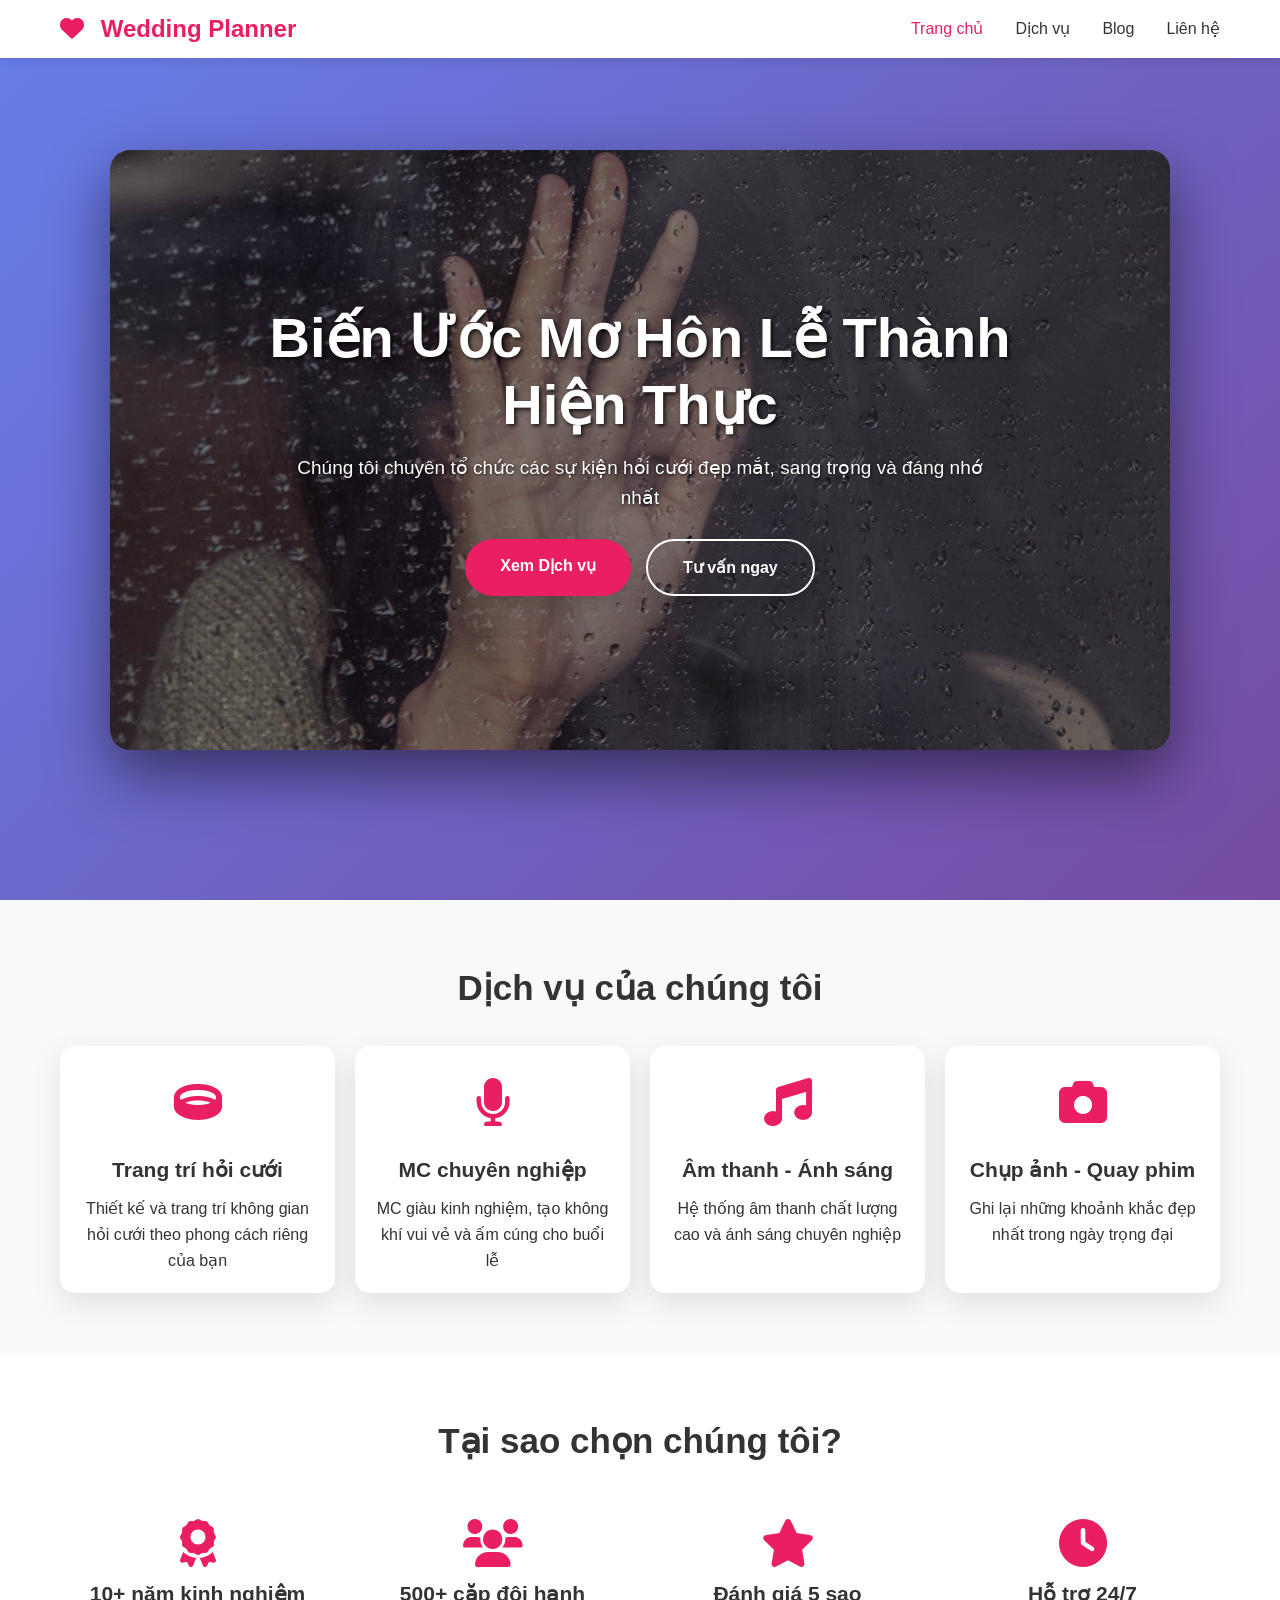
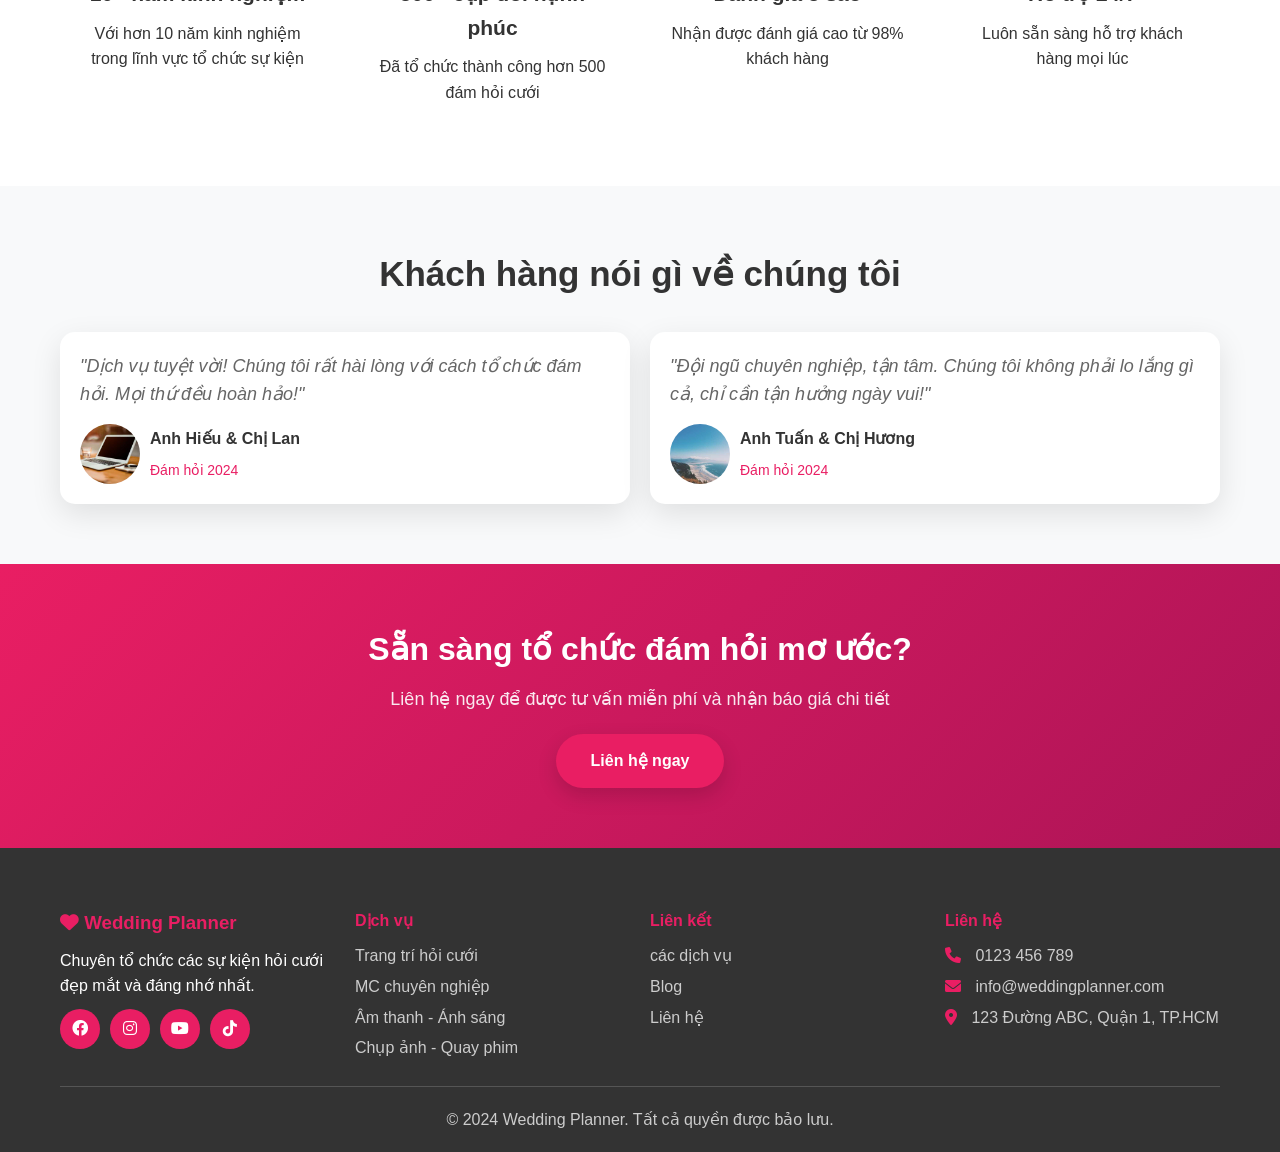
<file: index.html>
<!DOCTYPE html>
<html lang="vi">
  <head>
    <meta charset="UTF-8" />
    <meta name="viewport" content="width=device-width, initial-scale=1.0" />
    <title>Dịch vụ Hỏi cưới Chuyên nghiệp - Wedding Planner</title>
    <link rel="stylesheet" href="./css/index.css" />
    <link rel="stylesheet" href="./css/base.css" />
    <link rel="stylesheet" href="./css/Responsive.css" />
    <link
      href="https://cdnjs.cloudflare.com/ajax/libs/font-awesome/6.0.0/css/all.min.css"
      rel="stylesheet"
    />
  </head>
  <body>
    <!-- Header -->
    <header class="header">
      <nav class="navbar">
        <div class="nav-container">
          <div class="nav-logo">
            <h2><i class="fas fa-heart"></i> Wedding Planner</h2>
          </div>
          <ul class="nav-menu">
            <li class="nav-item">
              <a href="index.html" class="nav-link active">Trang chủ</a>
            </li>
            <li class="nav-item">
              <a href="services.html" class="nav-link">Dịch vụ</a>
            </li>

            <li class="nav-item">
              <a href="blog.html" class="nav-link">Blog</a>
            </li>
            <li class="nav-item">
              <a href="contact.html" class="nav-link">Liên hệ</a>
            </li>
          </ul>
          <div class="hamburger">
            <span class="bar"></span>
            <span class="bar"></span>
            <span class="bar"></span>
          </div>
        </div>
      </nav>
    </header>

    <!-- Hero Section -->
    <section class="hero">
      <div class="hero-content-wrapper">
        <div class="hero-image">
          <img src="images/index/banner.jpg" alt="Wedding Planning" />
        </div>
        <div class="hero-content">
          <h1>Biến Ước Mơ Hôn Lễ Thành Hiện Thực</h1>
          <p>
            Chúng tôi chuyên tổ chức các sự kiện hỏi cưới đẹp mắt, sang trọng và
            đáng nhớ nhất
          </p>
          <div class="hero-buttons">
            <a href="services.html" class="btn btn-primary">Xem Dịch vụ</a>
            <a href="contact.html" class="btn btn-secondary">Tư vấn ngay</a>
          </div>
        </div>
      </div>
    </section>

    <!-- Services Preview -->
    <section class="services-preview">
      <div class="container">
        <h2 class="section-title">Dịch vụ của chúng tôi</h2>
        <div class="services-grid">
          <div class="service-card">
            <div class="service-icon">
              <i class="fas fa-ring"></i>
            </div>
            <h3>Trang trí hỏi cưới</h3>
            <p>
              Thiết kế và trang trí không gian hỏi cưới theo phong cách riêng
              của bạn
            </p>
          </div>
          <div class="service-card">
            <div class="service-icon">
              <i class="fas fa-microphone"></i>
            </div>
            <h3>MC chuyên nghiệp</h3>
            <p>
              MC giàu kinh nghiệm, tạo không khí vui vẻ và ấm cúng cho buổi lễ
            </p>
          </div>
          <div class="service-card">
            <div class="service-icon">
              <i class="fas fa-music"></i>
            </div>
            <h3>Âm thanh - Ánh sáng</h3>
            <p>Hệ thống âm thanh chất lượng cao và ánh sáng chuyên nghiệp</p>
          </div>
          <div class="service-card">
            <div class="service-icon">
              <i class="fas fa-camera"></i>
            </div>
            <h3>Chụp ảnh - Quay phim</h3>
            <p>Ghi lại những khoảnh khắc đẹp nhất trong ngày trọng đại</p>
          </div>
        </div>
      </div>
    </section>

    <!-- Why Choose Us -->
    <section class="why-choose">
      <div class="container">
        <h2 class="section-title">Tại sao chọn chúng tôi?</h2>
        <div class="features-grid">
          <div class="feature">
            <i class="fas fa-award"></i>
            <h3>10+ năm kinh nghiệm</h3>
            <p>Với hơn 10 năm kinh nghiệm trong lĩnh vực tổ chức sự kiện</p>
          </div>
          <div class="feature">
            <i class="fas fa-users"></i>
            <h3>500+ cặp đôi hạnh phúc</h3>
            <p>Đã tổ chức thành công hơn 500 đám hỏi cưới</p>
          </div>
          <div class="feature">
            <i class="fas fa-star"></i>
            <h3>Đánh giá 5 sao</h3>
            <p>Nhận được đánh giá cao từ 98% khách hàng</p>
          </div>
          <div class="feature">
            <i class="fas fa-clock"></i>
            <h3>Hỗ trợ 24/7</h3>
            <p>Luôn sẵn sàng hỗ trợ khách hàng mọi lúc</p>
          </div>
        </div>
      </div>
    </section>

    <!-- Testimonials -->
    <section class="testimonials">
      <div class="container">
        <h2 class="section-title">Khách hàng nói gì về chúng tôi</h2>
        <div class="testimonials-grid">
          <div class="testimonial">
            <div class="testimonial-content">
              <p>
                "Dịch vụ tuyệt vời! Chúng tôi rất hài lòng với cách tổ chức đám
                hỏi. Mọi thứ đều hoàn hảo!"
              </p>
            </div>
            <div class="testimonial-author">
              <img src="images/index/team-1.jpg" alt="Khách hàng" />
              <div class="author-info">
                <h4>Anh Hiếu & Chị Lan</h4>
                <span>Đám hỏi 2024</span>
              </div>
            </div>
          </div>
          <div class="testimonial">
            <div class="testimonial-content">
              <p>
                "Đội ngũ chuyên nghiệp, tận tâm. Chúng tôi không phải lo lắng gì
                cả, chỉ cần tận hưởng ngày vui!"
              </p>
            </div>
            <div class="testimonial-author">
              <img src="images/index/team-2.jpg" alt="Khách hàng" />
              <div class="author-info">
                <h4>Anh Tuấn & Chị Hương</h4>
                <span>Đám hỏi 2024</span>
              </div>
            </div>
          </div>
        </div>
      </div>
    </section>

    <!-- CTA Section -->
    <section class="cta">
      <div class="container">
        <div class="cta-content">
          <h2>Sẵn sàng tổ chức đám hỏi mơ ước?</h2>
          <p>Liên hệ ngay để được tư vấn miễn phí và nhận báo giá chi tiết</p>
          <a href="contact.html" class="btn btn-primary">Liên hệ ngay</a>
        </div>
      </div>
    </section>

    <!-- Footer -->
    <footer class="footer">
      <div class="container">
        <div class="footer-content">
          <div class="footer-section">
            <h3><i class="fas fa-heart"></i> Wedding Planner</h3>
            <p>Chuyên tổ chức các sự kiện hỏi cưới đẹp mắt và đáng nhớ nhất.</p>
            <div class="social-links">
              <a href="#"><i class="fab fa-facebook"></i></a>
              <a href="#"><i class="fab fa-instagram"></i></a>
              <a href="#"><i class="fab fa-youtube"></i></a>
              <a href="#"><i class="fab fa-tiktok"></i></a>
            </div>
          </div>
          <div class="footer-section">
            <h4>Dịch vụ</h4>
            <ul>
              <li><a href="services.html">Trang trí hỏi cưới</a></li>
              <li><a href="services.html">MC chuyên nghiệp</a></li>
              <li><a href="services.html">Âm thanh - Ánh sáng</a></li>
              <li><a href="services.html">Chụp ảnh - Quay phim</a></li>
            </ul>
          </div>
          <div class="footer-section">
            <h4>Liên kết</h4>
            <ul>
              <li><a href="services.html">các dịch vụ</a></li>
              <li><a href="blog.html">Blog</a></li>
              <li><a href="contact.html">Liên hệ</a></li>
            </ul>
          </div>
          <div class="footer-section">
            <h4>Liên hệ</h4>
            <div class="contact-info">
              <p><i class="fas fa-phone"></i> 0123 456 789</p>
              <p><i class="fas fa-envelope"></i> info@weddingplanner.com</p>
              <p>
                <i class="fas fa-map-marker-alt"></i> 123 Đường ABC, Quận 1,
                TP.HCM
              </p>
            </div>
          </div>
        </div>
        <div class="footer-bottom">
          <p>&copy; 2024 Wedding Planner. Tất cả quyền được bảo lưu.</p>
        </div>
      </div>
    </footer>

    <script src="js/script.js"></script>
  </body>
</html>
</file>
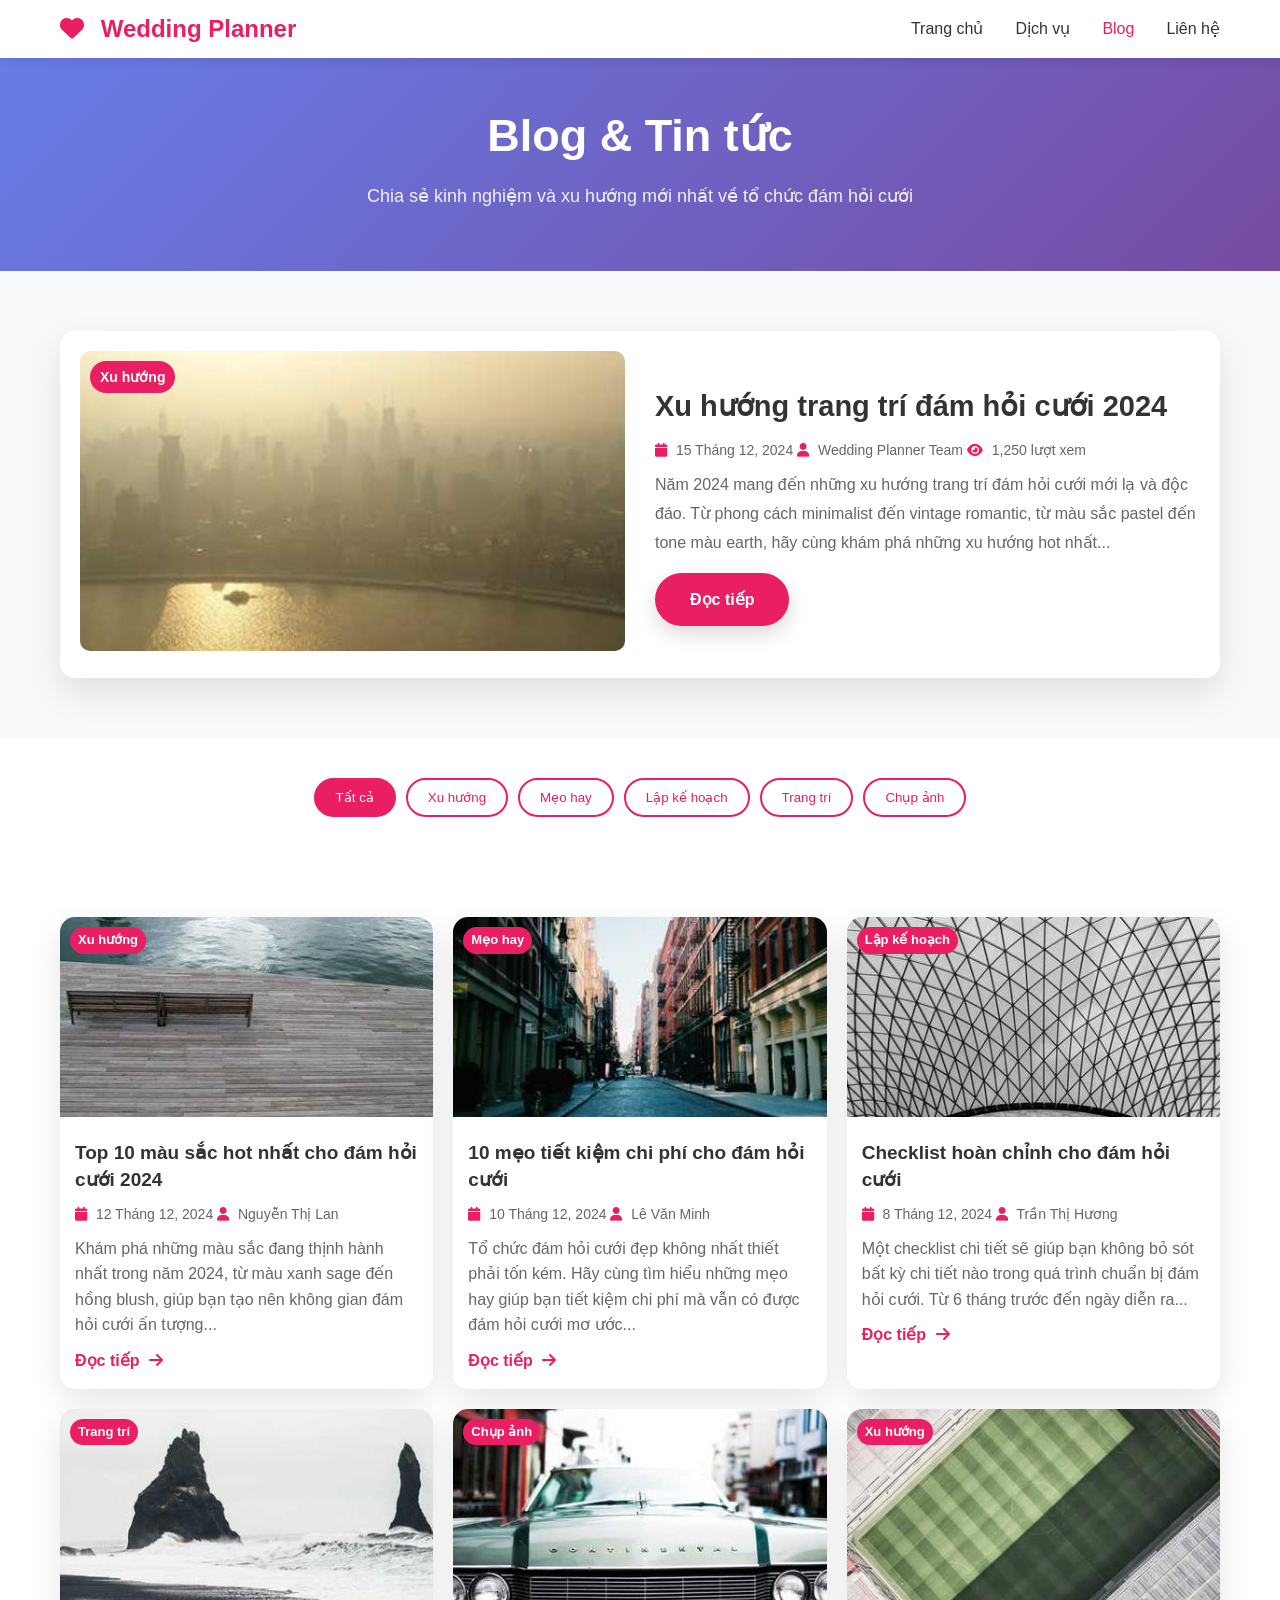
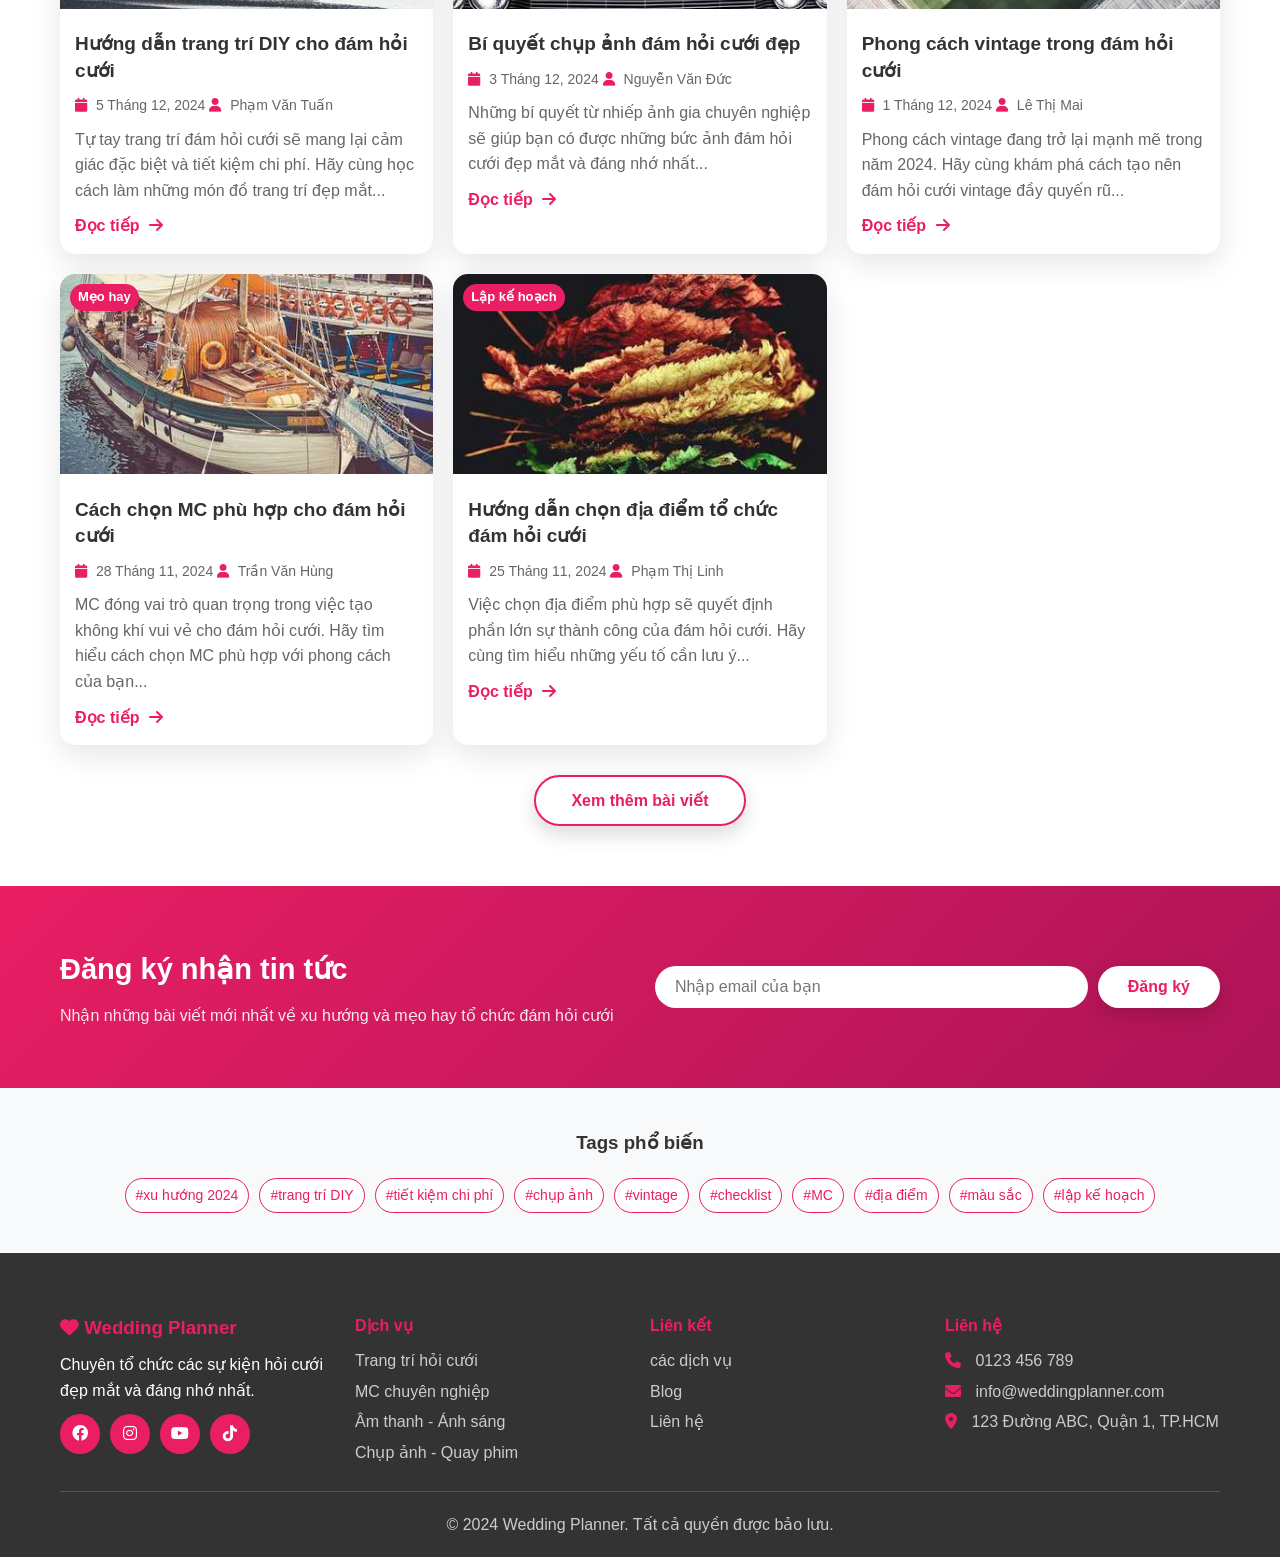
<file: blog.html>
<!DOCTYPE html>
<html lang="vi">
  <head>
    <meta charset="UTF-8" />
    <meta name="viewport" content="width=device-width, initial-scale=1.0" />
    <title>Blog - Wedding Planner</title>
    <link rel="stylesheet" href="css/blog.css" />
    <link rel="stylesheet" href="./css/base.css" />
    <link rel="stylesheet" href="./css/Responsive.css" />
    <link
      href="https://cdnjs.cloudflare.com/ajax/libs/font-awesome/6.0.0/css/all.min.css"
      rel="stylesheet"
    />
  </head>
  <body>
    <!-- Header -->
    <header class="header">
      <nav class="navbar">
        <div class="nav-container">
          <div class="nav-logo">
            <h2><i class="fas fa-heart"></i> Wedding Planner</h2>
          </div>
          <ul class="nav-menu">
            <li class="nav-item">
              <a href="index.html" class="nav-link">Trang chủ</a>
            </li>
            <li class="nav-item">
              <a href="services.html" class="nav-link">Dịch vụ</a>
            </li>

            <li class="nav-item">
              <a href="blog.html" class="nav-link active">Blog</a>
            </li>
            <li class="nav-item">
              <a href="contact.html" class="nav-link">Liên hệ</a>
            </li>
          </ul>
          <div class="hamburger">
            <span class="bar"></span>
            <span class="bar"></span>
            <span class="bar"></span>
          </div>
        </div>
      </nav>
    </header>

    <!-- Page Header -->
    <section class="page-header">
      <div class="container">
        <h1>Blog & Tin tức</h1>
        <p>Chia sẻ kinh nghiệm và xu hướng mới nhất về tổ chức đám hỏi cưới</p>
      </div>
    </section>

    <!-- Featured Article -->
    <section class="featured-article">
      <div class="container">
        <div class="featured-content">
          <div class="featured-image">
            <img
              src="images/blog/featured-article.jpg"
              alt="Bài viết nổi bật"
            />
            <div class="article-category">Xu hướng</div>
          </div>
          <div class="featured-text">
            <h2>Xu hướng trang trí đám hỏi cưới 2024</h2>
            <p class="article-meta">
              <i class="fas fa-calendar"></i> 15 Tháng 12, 2024
              <i class="fas fa-user"></i> Wedding Planner Team
              <i class="fas fa-eye"></i> 1,250 lượt xem
            </p>
            <p class="article-excerpt">
              Năm 2024 mang đến những xu hướng trang trí đám hỏi cưới mới lạ và
              độc đáo. Từ phong cách minimalist đến vintage romantic, từ màu sắc
              pastel đến tone màu earth, hãy cùng khám phá những xu hướng hot
              nhất...
            </p>
            <a href="#" class="btn btn-primary">Đọc tiếp</a>
          </div>
        </div>
      </div>
    </section>

    <!-- Blog Categories -->
    <section class="blog-categories">
      <div class="container">
        <div class="category-buttons">
          <button class="category-btn active" data-category="all">
            Tất cả
          </button>
          <button class="category-btn" data-category="trends">Xu hướng</button>
          <button class="category-btn" data-category="tips">Mẹo hay</button>
          <button class="category-btn" data-category="planning">
            Lập kế hoạch
          </button>
          <button class="category-btn" data-category="decoration">
            Trang trí
          </button>
          <button class="category-btn" data-category="photography">
            Chụp ảnh
          </button>
        </div>
      </div>
    </section>

    <!-- Blog Grid -->
    <section class="blog-grid">
      <div class="container">
        <div class="blog-posts">
          <!-- Article 1 -->
          <article class="blog-post" data-category="trends">
            <div class="post-image">
              <img src="images/blog/trends-1.jpg" alt="Xu hướng 2024" />
              <div class="post-category">Xu hướng</div>
            </div>
            <div class="post-content">
              <h3>Top 10 màu sắc hot nhất cho đám hỏi cưới 2024</h3>
              <p class="post-meta">
                <i class="fas fa-calendar"></i> 12 Tháng 12, 2024
                <i class="fas fa-user"></i> Nguyễn Thị Lan
              </p>
              <p class="post-excerpt">
                Khám phá những màu sắc đang thịnh hành nhất trong năm 2024, từ
                màu xanh sage đến hồng blush, giúp bạn tạo nên không gian đám
                hỏi cưới ấn tượng...
              </p>
              <a href="#" class="read-more"
                >Đọc tiếp <i class="fas fa-arrow-right"></i
              ></a>
            </div>
          </article>

          <!-- Article 2 -->
          <article class="blog-post" data-category="tips">
            <div class="post-image">
              <img src="images/blog/tips-1.jpg" alt="Mẹo tiết kiệm" />
              <div class="post-category">Mẹo hay</div>
            </div>
            <div class="post-content">
              <h3>10 mẹo tiết kiệm chi phí cho đám hỏi cưới</h3>
              <p class="post-meta">
                <i class="fas fa-calendar"></i> 10 Tháng 12, 2024
                <i class="fas fa-user"></i> Lê Văn Minh
              </p>
              <p class="post-excerpt">
                Tổ chức đám hỏi cưới đẹp không nhất thiết phải tốn kém. Hãy cùng
                tìm hiểu những mẹo hay giúp bạn tiết kiệm chi phí mà vẫn có được
                đám hỏi cưới mơ ước...
              </p>
              <a href="#" class="read-more"
                >Đọc tiếp <i class="fas fa-arrow-right"></i
              ></a>
            </div>
          </article>

          <!-- Article 3 -->
          <article class="blog-post" data-category="planning">
            <div class="post-image">
              <img src="images/blog/planning-1.jpg" alt="Lập kế hoạch" />
              <div class="post-category">Lập kế hoạch</div>
            </div>
            <div class="post-content">
              <h3>Checklist hoàn chỉnh cho đám hỏi cưới</h3>
              <p class="post-meta">
                <i class="fas fa-calendar"></i> 8 Tháng 12, 2024
                <i class="fas fa-user"></i> Trần Thị Hương
              </p>
              <p class="post-excerpt">
                Một checklist chi tiết sẽ giúp bạn không bỏ sót bất kỳ chi tiết
                nào trong quá trình chuẩn bị đám hỏi cưới. Từ 6 tháng trước đến
                ngày diễn ra...
              </p>
              <a href="#" class="read-more"
                >Đọc tiếp <i class="fas fa-arrow-right"></i
              ></a>
            </div>
          </article>

          <!-- Article 4 -->
          <article class="blog-post" data-category="decoration">
            <div class="post-image">
              <img src="images/blog/decoration-1.jpg" alt="Trang trí DIY" />
              <div class="post-category">Trang trí</div>
            </div>
            <div class="post-content">
              <h3>Hướng dẫn trang trí DIY cho đám hỏi cưới</h3>
              <p class="post-meta">
                <i class="fas fa-calendar"></i> 5 Tháng 12, 2024
                <i class="fas fa-user"></i> Phạm Văn Tuấn
              </p>
              <p class="post-excerpt">
                Tự tay trang trí đám hỏi cưới sẽ mang lại cảm giác đặc biệt và
                tiết kiệm chi phí. Hãy cùng học cách làm những món đồ trang trí
                đẹp mắt...
              </p>
              <a href="#" class="read-more"
                >Đọc tiếp <i class="fas fa-arrow-right"></i
              ></a>
            </div>
          </article>

          <!-- Article 5 -->
          <article class="blog-post" data-category="photography">
            <div class="post-image">
              <img src="images/blog/photography-1.jpg" alt="Chụp ảnh" />
              <div class="post-category">Chụp ảnh</div>
            </div>
            <div class="post-content">
              <h3>Bí quyết chụp ảnh đám hỏi cưới đẹp</h3>
              <p class="post-meta">
                <i class="fas fa-calendar"></i> 3 Tháng 12, 2024
                <i class="fas fa-user"></i> Nguyễn Văn Đức
              </p>
              <p class="post-excerpt">
                Những bí quyết từ nhiếp ảnh gia chuyên nghiệp sẽ giúp bạn có
                được những bức ảnh đám hỏi cưới đẹp mắt và đáng nhớ nhất...
              </p>
              <a href="#" class="read-more"
                >Đọc tiếp <i class="fas fa-arrow-right"></i
              ></a>
            </div>
          </article>

          <!-- Article 6 -->
          <article class="blog-post" data-category="trends">
            <div class="post-image">
              <img src="images/blog/trends-2.jpg" alt="Xu hướng vintage" />
              <div class="post-category">Xu hướng</div>
            </div>
            <div class="post-content">
              <h3>Phong cách vintage trong đám hỏi cưới</h3>
              <p class="post-meta">
                <i class="fas fa-calendar"></i> 1 Tháng 12, 2024
                <i class="fas fa-user"></i> Lê Thị Mai
              </p>
              <p class="post-excerpt">
                Phong cách vintage đang trở lại mạnh mẽ trong năm 2024. Hãy cùng
                khám phá cách tạo nên đám hỏi cưới vintage đầy quyến rũ...
              </p>
              <a href="#" class="read-more"
                >Đọc tiếp <i class="fas fa-arrow-right"></i
              ></a>
            </div>
          </article>

          <!-- Article 7 -->
          <article class="blog-post" data-category="tips">
            <div class="post-image">
              <img src="images/blog/tips-2.jpg" alt="Mẹo chọn MC" />
              <div class="post-category">Mẹo hay</div>
            </div>
            <div class="post-content">
              <h3>Cách chọn MC phù hợp cho đám hỏi cưới</h3>
              <p class="post-meta">
                <i class="fas fa-calendar"></i> 28 Tháng 11, 2024
                <i class="fas fa-user"></i> Trần Văn Hùng
              </p>
              <p class="post-excerpt">
                MC đóng vai trò quan trọng trong việc tạo không khí vui vẻ cho
                đám hỏi cưới. Hãy tìm hiểu cách chọn MC phù hợp với phong cách
                của bạn...
              </p>
              <a href="#" class="read-more"
                >Đọc tiếp <i class="fas fa-arrow-right"></i
              ></a>
            </div>
          </article>

          <!-- Article 8 -->
          <article class="blog-post" data-category="planning">
            <div class="post-image">
              <img src="images/blog/planning-2.jpg" alt="Lựa chọn địa điểm" />
              <div class="post-category">Lập kế hoạch</div>
            </div>
            <div class="post-content">
              <h3>Hướng dẫn chọn địa điểm tổ chức đám hỏi cưới</h3>
              <p class="post-meta">
                <i class="fas fa-calendar"></i> 25 Tháng 11, 2024
                <i class="fas fa-user"></i> Phạm Thị Linh
              </p>
              <p class="post-excerpt">
                Việc chọn địa điểm phù hợp sẽ quyết định phần lớn sự thành công
                của đám hỏi cưới. Hãy cùng tìm hiểu những yếu tố cần lưu ý...
              </p>
              <a href="#" class="read-more"
                >Đọc tiếp <i class="fas fa-arrow-right"></i
              ></a>
            </div>
          </article>
        </div>

        <!-- Load More Button -->
        <div class="load-more">
          <button class="btn btn-outline">Xem thêm bài viết</button>
        </div>
      </div>
    </section>

    <!-- Newsletter Subscription -->
    <section class="newsletter">
      <div class="container">
        <div class="newsletter-content">
          <div class="newsletter-text">
            <h2>Đăng ký nhận tin tức</h2>
            <p>
              Nhận những bài viết mới nhất về xu hướng và mẹo hay tổ chức đám
              hỏi cưới
            </p>
          </div>
          <form class="newsletter-form">
            <input type="email" placeholder="Nhập email của bạn" required />
            <button type="submit" class="btn btn-primary">Đăng ký</button>
          </form>
        </div>
      </div>
    </section>

    <!-- Popular Tags -->
    <section class="popular-tags">
      <div class="container">
        <h3>Tags phổ biến</h3>
        <div class="tags">
          <a href="#" class="tag">#xu hướng 2024</a>
          <a href="#" class="tag">#trang trí DIY</a>
          <a href="#" class="tag">#tiết kiệm chi phí</a>
          <a href="#" class="tag">#chụp ảnh</a>
          <a href="#" class="tag">#vintage</a>
          <a href="#" class="tag">#checklist</a>
          <a href="#" class="tag">#MC</a>
          <a href="#" class="tag">#địa điểm</a>
          <a href="#" class="tag">#màu sắc</a>
          <a href="#" class="tag">#lập kế hoạch</a>
        </div>
      </div>
    </section>

    <!-- Footer -->
    <footer class="footer">
      <div class="container">
        <div class="footer-content">
          <div class="footer-section">
            <h3><i class="fas fa-heart"></i> Wedding Planner</h3>
            <p>Chuyên tổ chức các sự kiện hỏi cưới đẹp mắt và đáng nhớ nhất.</p>
            <div class="social-links">
              <a href="#"><i class="fab fa-facebook"></i></a>
              <a href="#"><i class="fab fa-instagram"></i></a>
              <a href="#"><i class="fab fa-youtube"></i></a>
              <a href="#"><i class="fab fa-tiktok"></i></a>
            </div>
          </div>
          <div class="footer-section">
            <h4>Dịch vụ</h4>
            <ul>
              <li><a href="services.html">Trang trí hỏi cưới</a></li>
              <li><a href="services.html">MC chuyên nghiệp</a></li>
              <li><a href="services.html">Âm thanh - Ánh sáng</a></li>
              <li><a href="services.html">Chụp ảnh - Quay phim</a></li>
            </ul>
          </div>
          <div class="footer-section">
            <h4>Liên kết</h4>
            <ul>
              <li><a href="services.html">các dịch vụ</a></li>
              <li><a href="blog.html">Blog</a></li>
              <li><a href="contact.html">Liên hệ</a></li>
            </ul>
          </div>
          <div class="footer-section">
            <h4>Liên hệ</h4>
            <div class="contact-info">
              <p><i class="fas fa-phone"></i> 0123 456 789</p>
              <p><i class="fas fa-envelope"></i> info@weddingplanner.com</p>
              <p>
                <i class="fas fa-map-marker-alt"></i> 123 Đường ABC, Quận 1,
                TP.HCM
              </p>
            </div>
          </div>
        </div>
        <div class="footer-bottom">
          <p>&copy; 2024 Wedding Planner. Tất cả quyền được bảo lưu.</p>
        </div>
      </div>
    </footer>

    <script src="js/script.js"></script>
  </body>
</html>
</file>
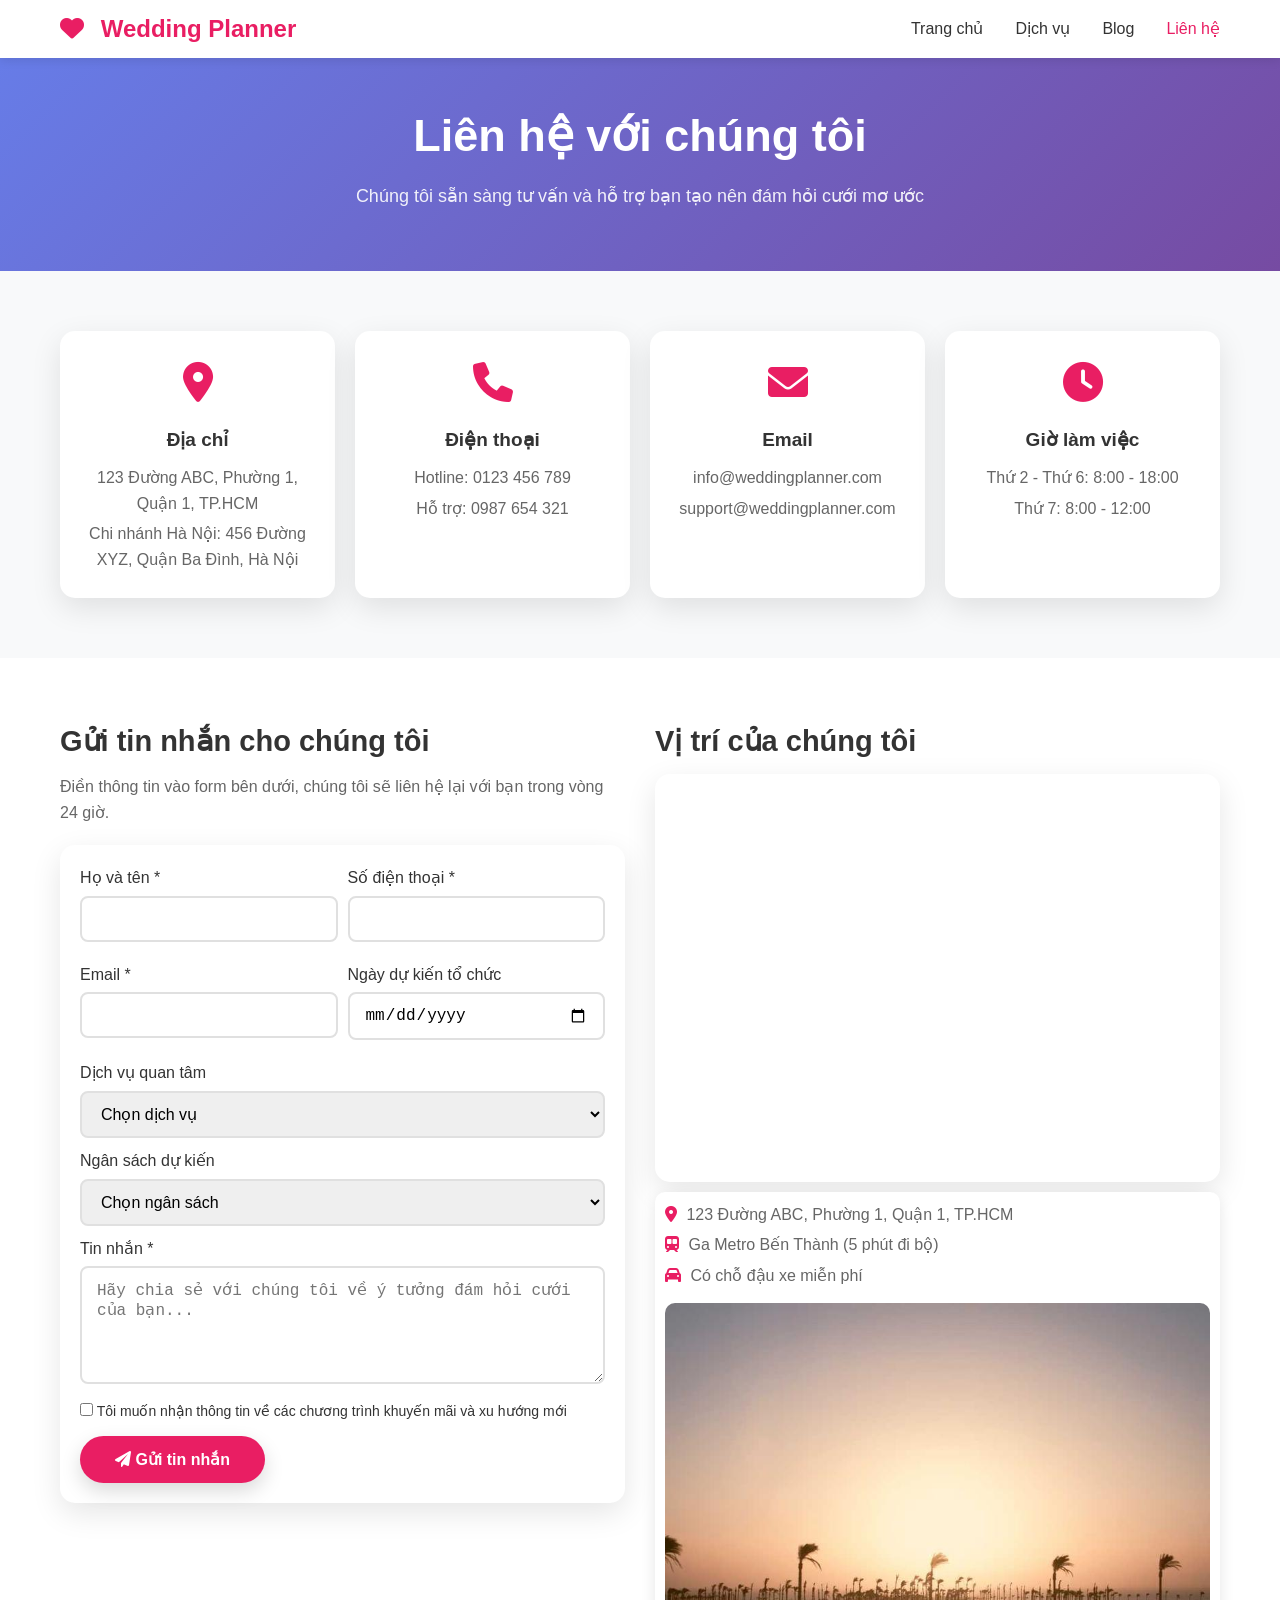
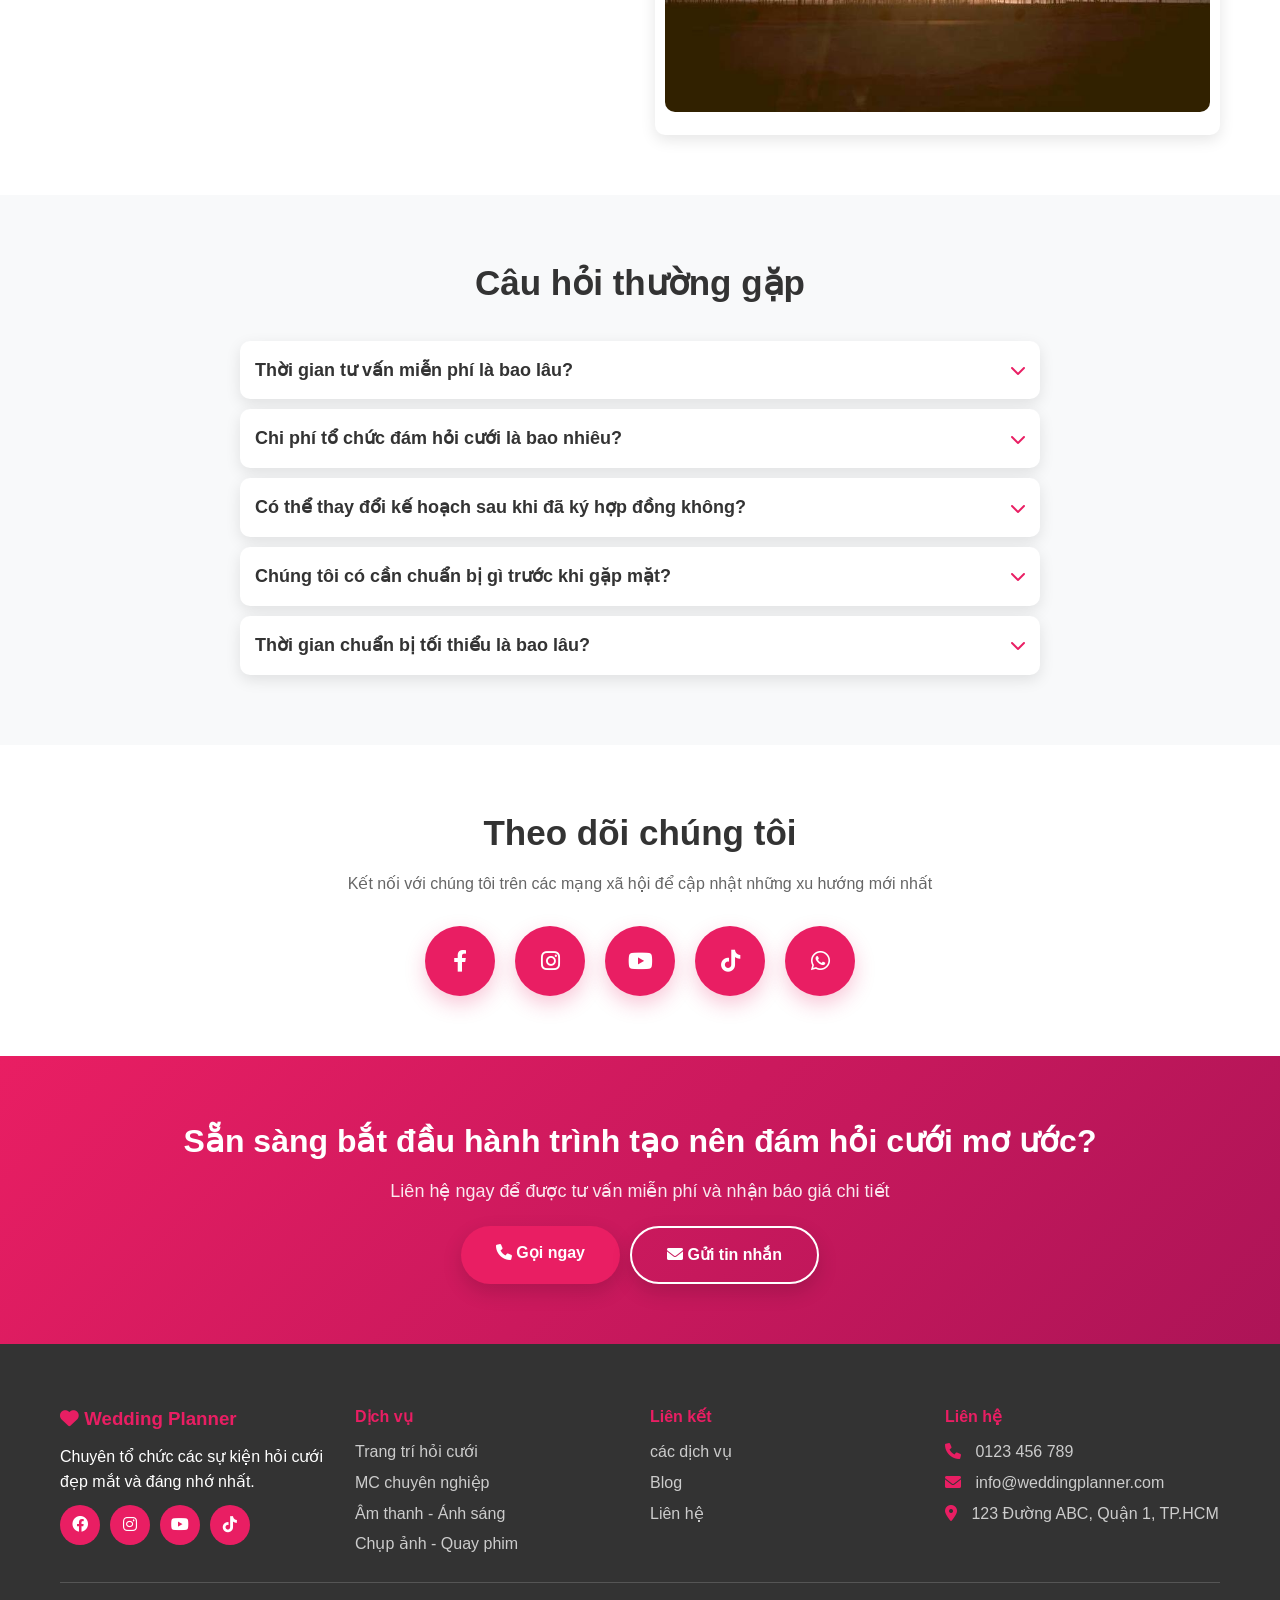
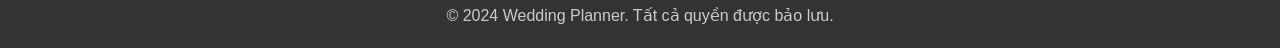
<file: contact.html>
<!DOCTYPE html>
<html lang="vi">
  <head>
    <meta charset="UTF-8" />
    <meta name="viewport" content="width=device-width, initial-scale=1.0" />
    <title>Liên hệ - Wedding Planner</title>
    <link rel="stylesheet" href="css/contact.css" />
    <link rel="stylesheet" href="./css/base.css" />
    <link rel="stylesheet" href="./css/Responsive.css" />
    <link
      href="https://cdnjs.cloudflare.com/ajax/libs/font-awesome/6.0.0/css/all.min.css"
      rel="stylesheet"
    />
  </head>
  <body>
    <!-- Header -->
    <header class="header">
      <nav class="navbar">
        <div class="nav-container">
          <div class="nav-logo">
            <h2><i class="fas fa-heart"></i> Wedding Planner</h2>
          </div>
          <ul class="nav-menu">
            <li class="nav-item">
              <a href="index.html" class="nav-link">Trang chủ</a>
            </li>
            <li class="nav-item">
              <a href="services.html" class="nav-link">Dịch vụ</a>
            </li>

            <li class="nav-item">
              <a href="blog.html" class="nav-link">Blog</a>
            </li>
            <li class="nav-item">
              <a href="contact.html" class="nav-link active">Liên hệ</a>
            </li>
          </ul>
          <div class="hamburger">
            <span class="bar"></span>
            <span class="bar"></span>
            <span class="bar"></span>
          </div>
        </div>
      </nav>
    </header>

    <!-- Page Header -->
    <section class="page-header">
      <div class="container">
        <h1>Liên hệ với chúng tôi</h1>
        <p>
          Chúng tôi sẵn sàng tư vấn và hỗ trợ bạn tạo nên đám hỏi cưới mơ ước
        </p>
      </div>
    </section>

    <!-- Contact Info -->
    <section class="contact-info">
      <div class="container">
        <div class="contact-grid">
          <div class="contact-item">
            <div class="contact-icon">
              <i class="fas fa-map-marker-alt"></i>
            </div>
            <h3>Địa chỉ</h3>
            <p>123 Đường ABC, Phường 1, Quận 1, TP.HCM</p>
            <p>Chi nhánh Hà Nội: 456 Đường XYZ, Quận Ba Đình, Hà Nội</p>
          </div>

          <div class="contact-item">
            <div class="contact-icon">
              <i class="fas fa-phone"></i>
            </div>
            <h3>Điện thoại</h3>
            <p>Hotline: 0123 456 789</p>
            <p>Hỗ trợ: 0987 654 321</p>
          </div>

          <div class="contact-item">
            <div class="contact-icon">
              <i class="fas fa-envelope"></i>
            </div>
            <h3>Email</h3>
            <p>info@weddingplanner.com</p>
            <p>support@weddingplanner.com</p>
          </div>

          <div class="contact-item">
            <div class="contact-icon">
              <i class="fas fa-clock"></i>
            </div>
            <h3>Giờ làm việc</h3>
            <p>Thứ 2 - Thứ 6: 8:00 - 18:00</p>
            <p>Thứ 7: 8:00 - 12:00</p>
          </div>
        </div>
      </div>
    </section>

    <!-- Contact Form & Map -->
    <section class="contact-form-map">
      <div class="container">
        <div class="contact-content">
          <div class="contact-form-section">
            <h2>Gửi tin nhắn cho chúng tôi</h2>
            <p>
              Điền thông tin vào form bên dưới, chúng tôi sẽ liên hệ lại với bạn
              trong vòng 24 giờ.
            </p>

            <form class="contact-form" id="contactForm">
              <div class="form-row">
                <div class="form-group">
                  <label for="name">Họ và tên *</label>
                  <input type="text" id="name" name="name" required />
                </div>
                <div class="form-group">
                  <label for="phone">Số điện thoại *</label>
                  <input type="tel" id="phone" name="phone" required />
                </div>
              </div>

              <div class="form-row">
                <div class="form-group">
                  <label for="email">Email *</label>
                  <input type="email" id="email" name="email" required />
                </div>
                <div class="form-group">
                  <label for="wedding-date">Ngày dự kiến tổ chức</label>
                  <input type="date" id="wedding-date" name="wedding-date" />
                </div>
              </div>

              <div class="form-group">
                <label for="service">Dịch vụ quan tâm</label>
                <select id="service" name="service">
                  <option value="">Chọn dịch vụ</option>
                  <option value="full-package">Gói trọn gói</option>
                  <option value="decoration">Trang trí hỏi cưới</option>
                  <option value="mc">MC chuyên nghiệp</option>
                  <option value="sound-light">Âm thanh - Ánh sáng</option>
                  <option value="photography">Chụp ảnh - Quay phim</option>
                  <option value="consultation">Tư vấn</option>
                </select>
              </div>

              <div class="form-group">
                <label for="budget">Ngân sách dự kiến</label>
                <select id="budget" name="budget">
                  <option value="">Chọn ngân sách</option>
                  <option value="under-10m">Dưới 10 triệu</option>
                  <option value="10-20m">10 - 20 triệu</option>
                  <option value="20-30m">20 - 30 triệu</option>
                  <option value="30-50m">30 - 50 triệu</option>
                  <option value="over-50m">Trên 50 triệu</option>
                </select>
              </div>

              <div class="form-group">
                <label for="message">Tin nhắn *</label>
                <textarea
                  id="message"
                  name="message"
                  rows="5"
                  placeholder="Hãy chia sẻ với chúng tôi về ý tưởng đám hỏi cưới của bạn..."
                  required
                ></textarea>
              </div>

              <div class="form-group checkbox-group">
                <label class="checkbox-label">
                  <input type="checkbox" id="newsletter" name="newsletter" />
                  <span class="checkmark"></span>
                  Tôi muốn nhận thông tin về các chương trình khuyến mãi và xu
                  hướng mới
                </label>
              </div>

              <button type="submit" class="btn btn-primary">
                <i class="fas fa-paper-plane"></i> Gửi tin nhắn
              </button>
            </form>
          </div>

          <div class="map-section">
            <h2>Vị trí của chúng tôi</h2>
            <div class="map-container">
              <iframe
                src="https://www.google.com/maps/embed?pb=!1m18!1m12!1m3!1d3919.3253113553!2d106.7004233153328!3d10.776370392315!2m3!1f0!2f0!3f0!3m2!1i1024!2i768!4f13.1!3m3!1m2!1s0x31752f4b90b68bd3%3A0x2b0c8a8a8a8a8a8a!2sDistrict%201%2C%20Ho%20Chi%20Minh%20City!5e0!3m2!1sen!2s!4v1634567890123!5m2!1sen!2s"
                width="100%"
                height="400"
                style="border: 0"
                allowfullscreen=""
                loading="lazy"
                referrerpolicy="no-referrer-when-downgrade"
              ></iframe>
            </div>
            <div class="map-info">
              <p>
                <i class="fas fa-map-marker-alt"></i> 123 Đường ABC, Phường 1,
                Quận 1, TP.HCM
              </p>
              <p>
                <i class="fas fa-subway"></i> Ga Metro Bến Thành (5 phút đi bộ)
              </p>
              <p><i class="fas fa-car"></i> Có chỗ đậu xe miễn phí</p>
              <p>
                <img
                  src="images/contact/contact-office.jpg"
                  alt="Văn phòng"
                  style="max-width: 100%; border-radius: 10px; margin-top: 10px"
                />
              </p>
            </div>
          </div>
        </div>
      </div>
    </section>

    <!-- FAQ Section -->
    <section class="faq-section">
      <div class="container">
        <h2 class="section-title">Câu hỏi thường gặp</h2>
        <div class="faq-container">
          <div class="faq-item">
            <div class="faq-question">
              <h3>Thời gian tư vấn miễn phí là bao lâu?</h3>
              <i class="fas fa-chevron-down"></i>
            </div>
            <div class="faq-answer">
              <p>
                Chúng tôi cung cấp tư vấn miễn phí trong 1-2 giờ tại văn phòng
                hoặc qua video call. Thời gian này đủ để chúng tôi hiểu rõ nhu
                cầu và đưa ra đề xuất phù hợp.
              </p>
            </div>
          </div>

          <div class="faq-item">
            <div class="faq-question">
              <h3>Chi phí tổ chức đám hỏi cưới là bao nhiêu?</h3>
              <i class="fas fa-chevron-down"></i>
            </div>
            <div class="faq-answer">
              <p>
                Chi phí phụ thuộc vào quy mô và yêu cầu cụ thể. Gói cơ bản từ 8
                triệu, gói tiêu chuẩn từ 15 triệu, gói cao cấp từ 25 triệu.
                Chúng tôi sẽ báo giá chi tiết sau khi tư vấn.
              </p>
            </div>
          </div>

          <div class="faq-item">
            <div class="faq-question">
              <h3>Có thể thay đổi kế hoạch sau khi đã ký hợp đồng không?</h3>
              <i class="fas fa-chevron-down"></i>
            </div>
            <div class="faq-answer">
              <p>
                Có thể, nhưng cần thông báo trước ít nhất 1 tháng. Một số thay
                đổi có thể phát sinh thêm chi phí. Chúng tôi sẽ thảo luận và
                thống nhất trước khi thực hiện.
              </p>
            </div>
          </div>

          <div class="faq-item">
            <div class="faq-question">
              <h3>Chúng tôi có cần chuẩn bị gì trước khi gặp mặt?</h3>
              <i class="fas fa-chevron-down"></i>
            </div>
            <div class="faq-answer">
              <p>
                Hãy chuẩn bị: ngân sách dự kiến, số lượng khách mời, địa điểm
                mong muốn, phong cách trang trí yêu thích, và bất kỳ yêu cầu đặc
                biệt nào.
              </p>
            </div>
          </div>

          <div class="faq-item">
            <div class="faq-question">
              <h3>Thời gian chuẩn bị tối thiểu là bao lâu?</h3>
              <i class="fas fa-chevron-down"></i>
            </div>
            <div class="faq-answer">
              <p>
                Chúng tôi khuyến nghị chuẩn bị trước 3-6 tháng để có thời gian
                lên kế hoạch chi tiết và đảm bảo chất lượng. Tuy nhiên, chúng
                tôi có thể hỗ trợ gấp trong 1 tháng nếu cần thiết.
              </p>
            </div>
          </div>
        </div>
      </div>
    </section>

    <!-- Social Media -->
    <section class="social-media">
      <div class="container">
        <h2 class="section-title">Theo dõi chúng tôi</h2>
        <p>
          Kết nối với chúng tôi trên các mạng xã hội để cập nhật những xu hướng
          mới nhất
        </p>
        <div class="social-links">
          <a href="#" class="social-link facebook">
            <i class="fab fa-facebook-f"></i>
            <span>Facebook</span>
          </a>
          <a href="#" class="social-link instagram">
            <i class="fab fa-instagram"></i>
            <span>Instagram</span>
          </a>
          <a href="#" class="social-link youtube">
            <i class="fab fa-youtube"></i>
            <span>YouTube</span>
          </a>
          <a href="#" class="social-link tiktok">
            <i class="fab fa-tiktok"></i>
            <span>TikTok</span>
          </a>
          <a href="#" class="social-link zalo">
            <i class="fab fa-whatsapp"></i>
            <span>Zalo</span>
          </a>
        </div>
      </div>
    </section>

    <!-- CTA Section -->
    <section class="cta">
      <div class="container">
        <div class="cta-content">
          <h2>Sẵn sàng bắt đầu hành trình tạo nên đám hỏi cưới mơ ước?</h2>
          <p>Liên hệ ngay để được tư vấn miễn phí và nhận báo giá chi tiết</p>
          <div class="cta-buttons">
            <a href="tel:0123456789" class="btn btn-primary">
              <i class="fas fa-phone"></i> Gọi ngay
            </a>
            <a href="#contactForm" class="btn btn-secondary">
              <i class="fas fa-envelope"></i> Gửi tin nhắn
            </a>
          </div>
        </div>
      </div>
    </section>

    <!-- Footer -->
    <footer class="footer">
      <div class="container">
        <div class="footer-content">
          <div class="footer-section">
            <h3><i class="fas fa-heart"></i> Wedding Planner</h3>
            <p>Chuyên tổ chức các sự kiện hỏi cưới đẹp mắt và đáng nhớ nhất.</p>
            <div class="social-links">
              <a href="#"><i class="fab fa-facebook"></i></a>
              <a href="#"><i class="fab fa-instagram"></i></a>
              <a href="#"><i class="fab fa-youtube"></i></a>
              <a href="#"><i class="fab fa-tiktok"></i></a>
            </div>
          </div>
          <div class="footer-section">
            <h4>Dịch vụ</h4>
            <ul>
              <li><a href="services.html">Trang trí hỏi cưới</a></li>
              <li><a href="services.html">MC chuyên nghiệp</a></li>
              <li><a href="services.html">Âm thanh - Ánh sáng</a></li>
              <li><a href="services.html">Chụp ảnh - Quay phim</a></li>
            </ul>
          </div>
          <div class="footer-section">
            <h4>Liên kết</h4>
            <ul>
              <li><a href="services.html">các dịch vụ</a></li>
              <li><a href="blog.html">Blog</a></li>
              <li><a href="contact.html">Liên hệ</a></li>
            </ul>
          </div>
          <div class="footer-section">
            <h4>Liên hệ</h4>
            <div class="contact-info">
              <p><i class="fas fa-phone"></i> 0123 456 789</p>
              <p><i class="fas fa-envelope"></i> info@weddingplanner.com</p>
              <p>
                <i class="fas fa-map-marker-alt"></i> 123 Đường ABC, Quận 1,
                TP.HCM
              </p>
            </div>
          </div>
        </div>
        <div class="footer-bottom">
          <p>&copy; 2024 Wedding Planner. Tất cả quyền được bảo lưu.</p>
        </div>
      </div>
    </footer>

    <script src="js/script.js"></script>
  </body>
</html>
</file>
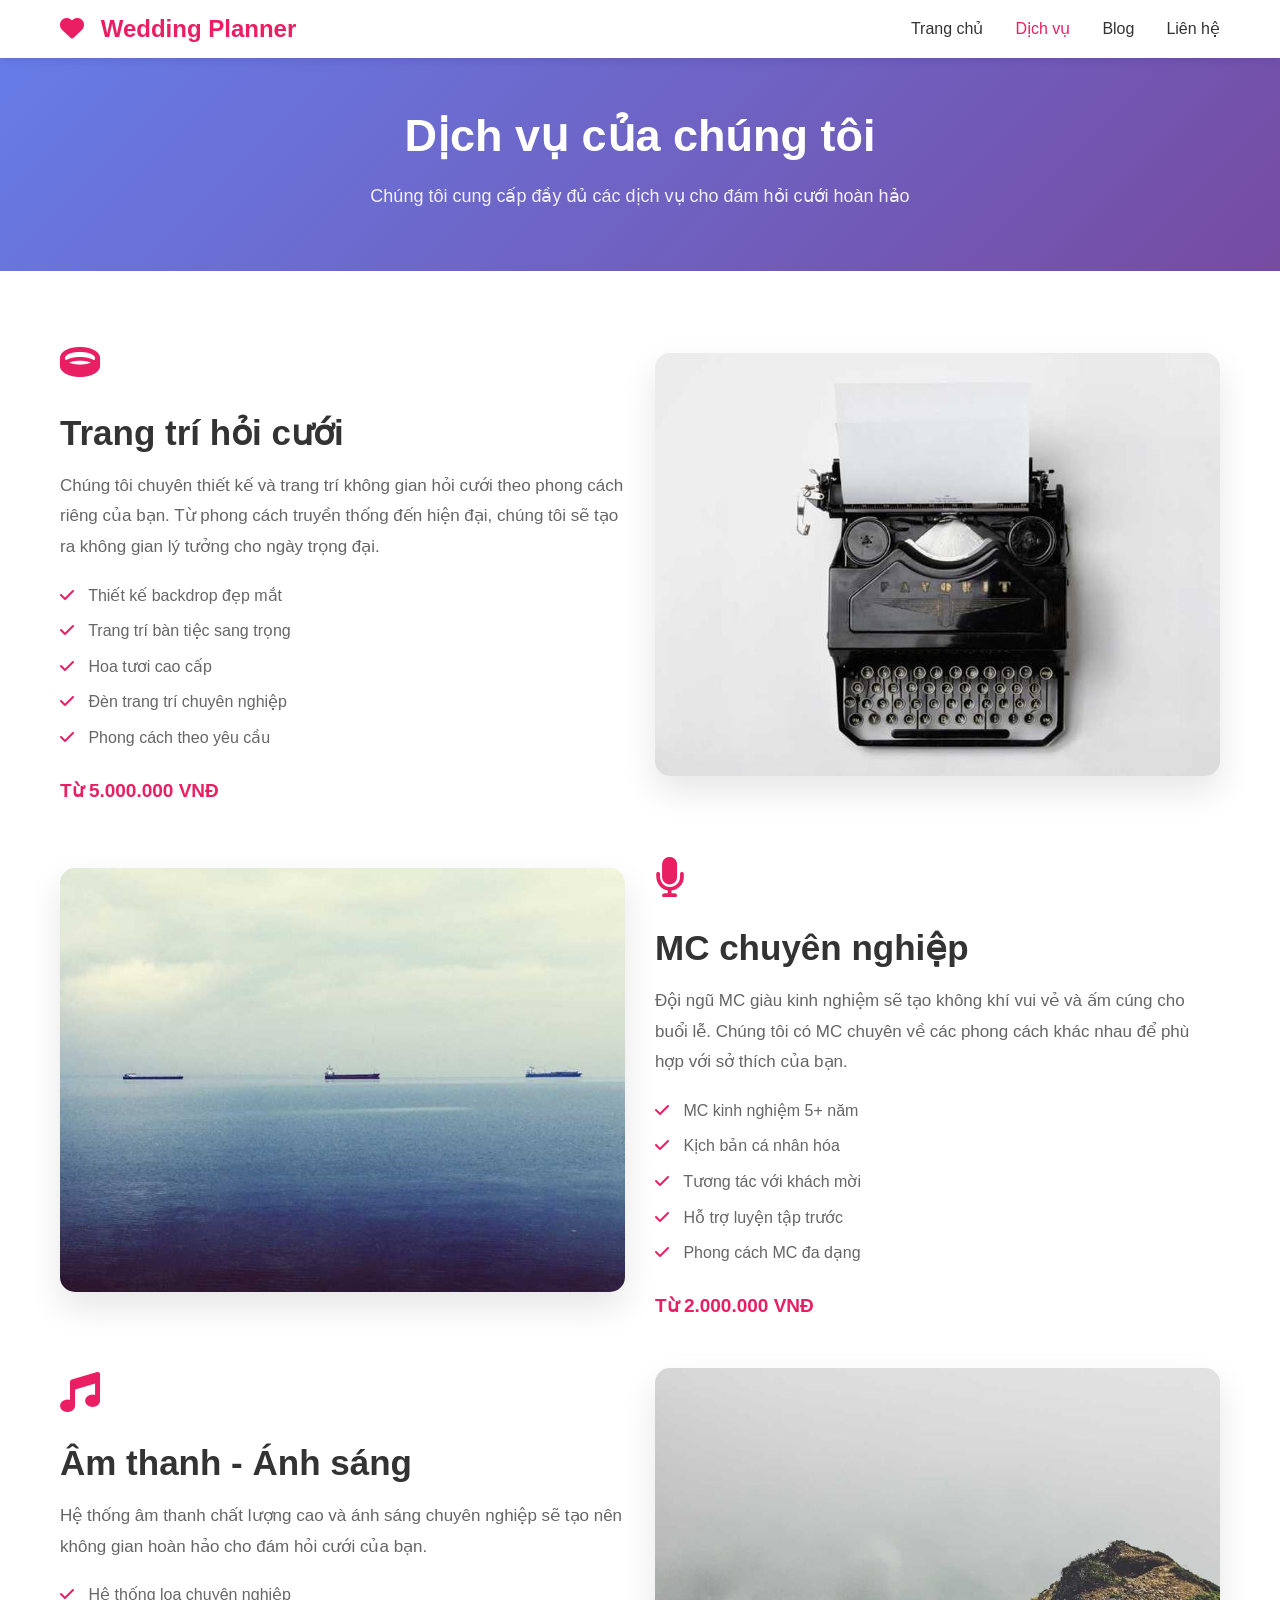
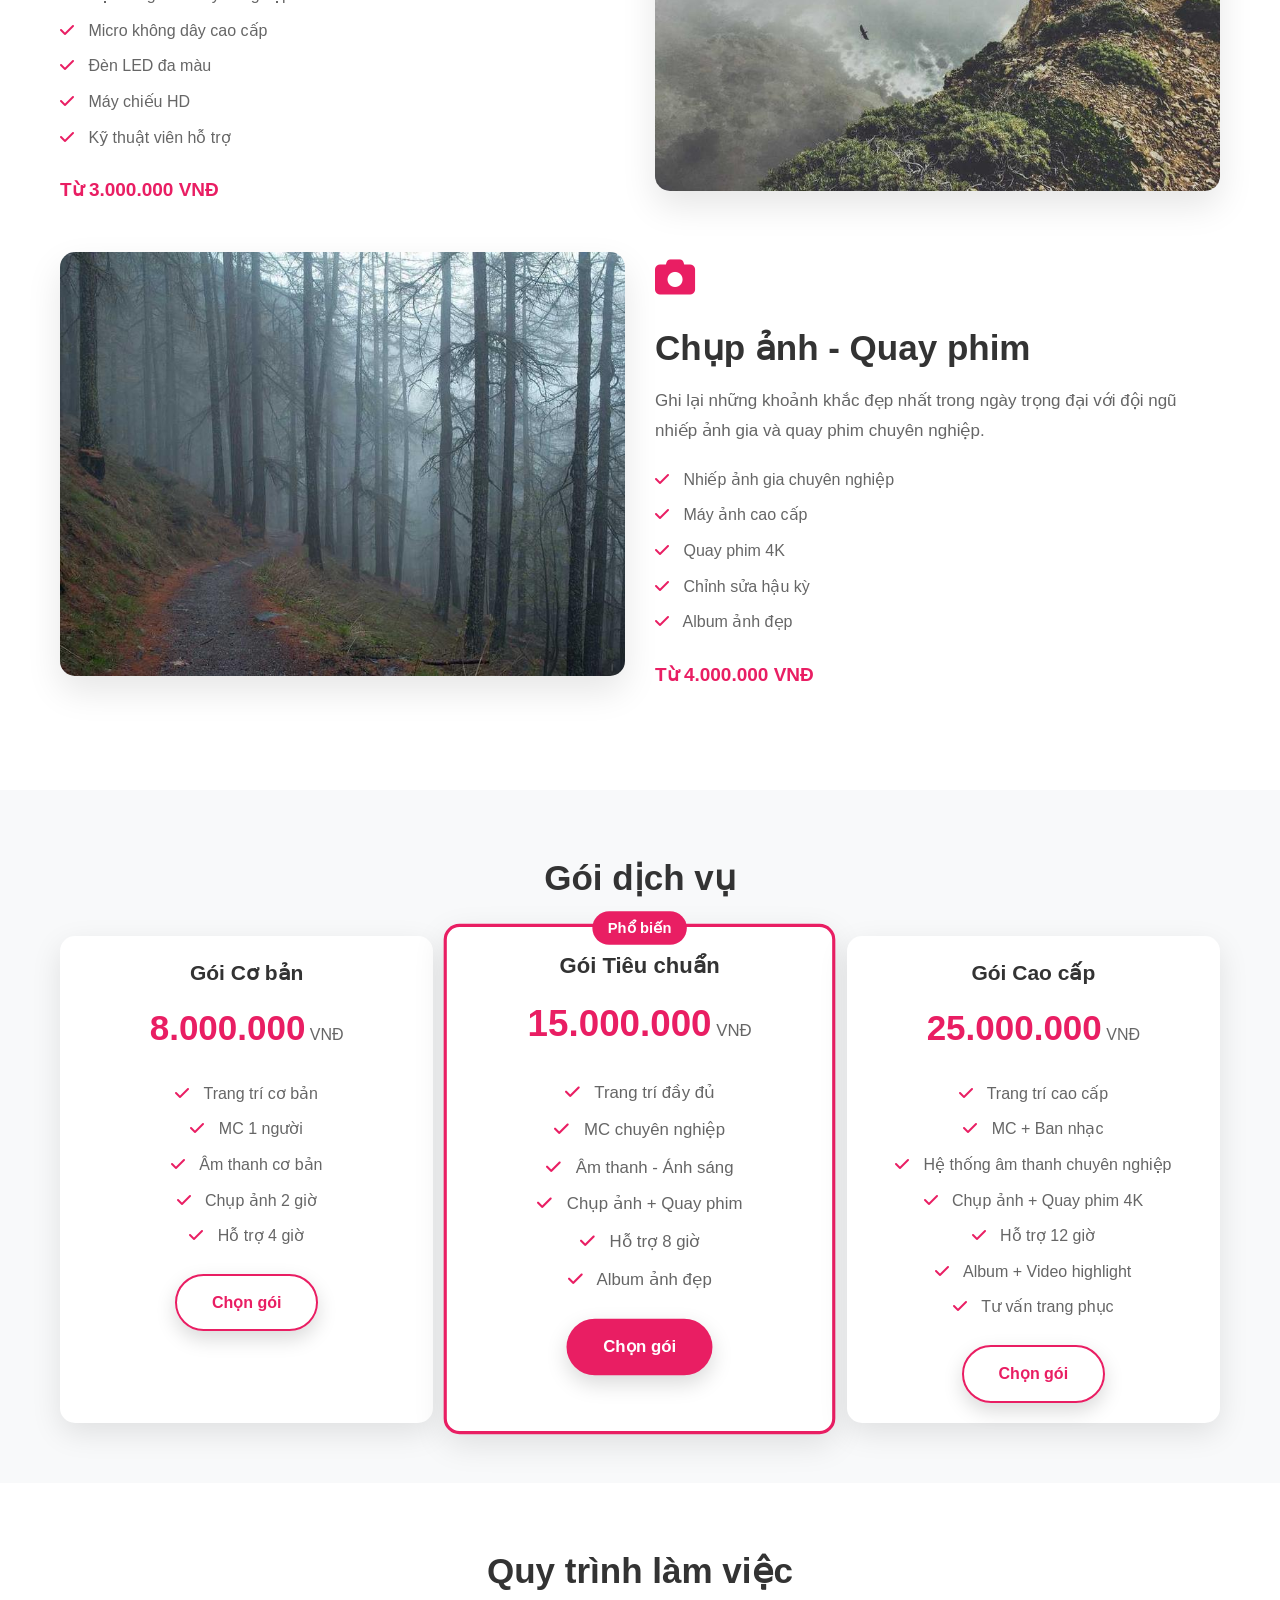
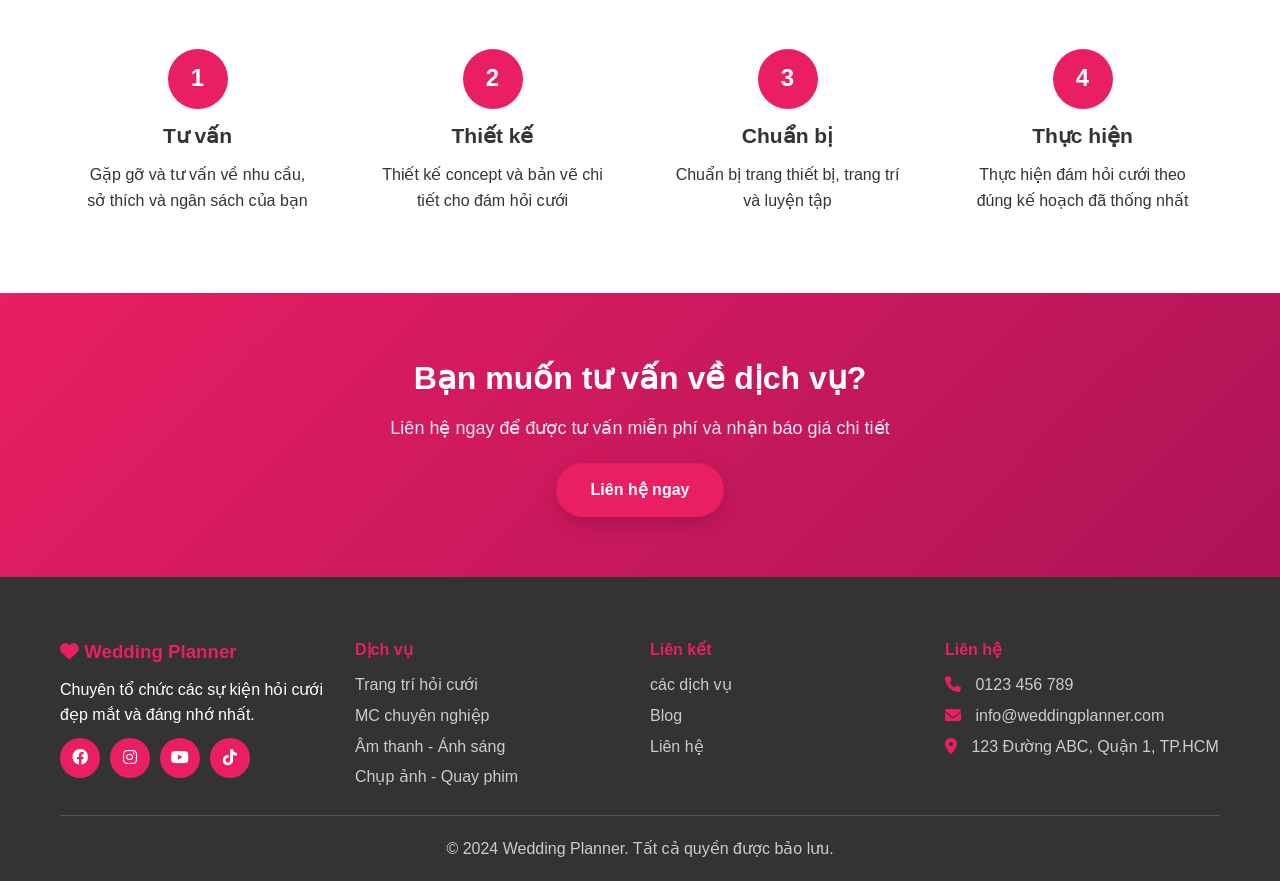
<file: services.html>
<!DOCTYPE html>
<html lang="vi">
  <head>
    <meta charset="UTF-8" />
    <meta name="viewport" content="width=device-width, initial-scale=1.0" />
    <title>Dịch vụ Hỏi cưới - Wedding Planner</title>
    <link rel="stylesheet" href="css/services.css" />
    <link rel="stylesheet" href="./css/base.css" />
    <link rel="stylesheet" href="./css/Responsive.css" />
    <link
      href="https://cdnjs.cloudflare.com/ajax/libs/font-awesome/6.0.0/css/all.min.css"
      rel="stylesheet"
    />
  </head>
  <body>
    <!-- Header -->
    <header class="header">
      <nav class="navbar">
        <div class="nav-container">
          <div class="nav-logo">
            <h2><i class="fas fa-heart"></i> Wedding Planner</h2>
          </div>
          <ul class="nav-menu">
            <li class="nav-item">
              <a href="index.html" class="nav-link">Trang chủ</a>
            </li>
            <li class="nav-item">
              <a href="services.html" class="nav-link active">Dịch vụ</a>
            </li>

            <li class="nav-item">
              <a href="blog.html" class="nav-link">Blog</a>
            </li>
            <li class="nav-item">
              <a href="contact.html" class="nav-link">Liên hệ</a>
            </li>
          </ul>
          <div class="hamburger">
            <span class="bar"></span>
            <span class="bar"></span>
            <span class="bar"></span>
          </div>
        </div>
      </nav>
    </header>

    <!-- Page Header -->
    <section class="page-header">
      <div class="container">
        <h1>Dịch vụ của chúng tôi</h1>
        <p>Chúng tôi cung cấp đầy đủ các dịch vụ cho đám hỏi cưới hoàn hảo</p>
      </div>
    </section>

    <!-- Services Section -->
    <section class="services-detail">
      <div class="container">
        <!-- Service 1: Trang trí hỏi cưới -->
        <div class="service-item">
          <div class="service-content">
            <div class="service-icon">
              <i class="fas fa-ring"></i>
            </div>
            <h2>Trang trí hỏi cưới</h2>
            <p>
              Chúng tôi chuyên thiết kế và trang trí không gian hỏi cưới theo
              phong cách riêng của bạn. Từ phong cách truyền thống đến hiện đại,
              chúng tôi sẽ tạo ra không gian lý tưởng cho ngày trọng đại.
            </p>
            <ul class="service-features">
              <li><i class="fas fa-check"></i> Thiết kế backdrop đẹp mắt</li>
              <li>
                <i class="fas fa-check"></i> Trang trí bàn tiệc sang trọng
              </li>
              <li><i class="fas fa-check"></i> Hoa tươi cao cấp</li>
              <li><i class="fas fa-check"></i> Đèn trang trí chuyên nghiệp</li>
              <li><i class="fas fa-check"></i> Phong cách theo yêu cầu</li>
            </ul>
            <div class="service-price">
              <span class="price">Từ 5.000.000 VNĐ</span>
            </div>
          </div>
          <div class="service-image">
            <img
              src="images/services/service-decoration.jpg"
              alt="Trang trí hỏi cưới"
            />
          </div>
        </div>

        <!-- Service 2: MC chuyên nghiệp -->
        <div class="service-item reverse">
          <div class="service-content">
            <div class="service-icon">
              <i class="fas fa-microphone"></i>
            </div>
            <h2>MC chuyên nghiệp</h2>
            <p>
              Đội ngũ MC giàu kinh nghiệm sẽ tạo không khí vui vẻ và ấm cúng cho
              buổi lễ. Chúng tôi có MC chuyên về các phong cách khác nhau để phù
              hợp với sở thích của bạn.
            </p>
            <ul class="service-features">
              <li><i class="fas fa-check"></i> MC kinh nghiệm 5+ năm</li>
              <li><i class="fas fa-check"></i> Kịch bản cá nhân hóa</li>
              <li><i class="fas fa-check"></i> Tương tác với khách mời</li>
              <li><i class="fas fa-check"></i> Hỗ trợ luyện tập trước</li>
              <li><i class="fas fa-check"></i> Phong cách MC đa dạng</li>
            </ul>
            <div class="service-price">
              <span class="price">Từ 2.000.000 VNĐ</span>
            </div>
          </div>
          <div class="service-image">
            <img src="images/services/service-mc.jpg" alt="MC chuyên nghiệp" />
          </div>
        </div>

        <!-- Service 3: Âm thanh - Ánh sáng -->
        <div class="service-item">
          <div class="service-content">
            <div class="service-icon">
              <i class="fas fa-music"></i>
            </div>
            <h2>Âm thanh - Ánh sáng</h2>
            <p>
              Hệ thống âm thanh chất lượng cao và ánh sáng chuyên nghiệp sẽ tạo
              nên không gian hoàn hảo cho đám hỏi cưới của bạn.
            </p>
            <ul class="service-features">
              <li><i class="fas fa-check"></i> Hệ thống loa chuyên nghiệp</li>
              <li><i class="fas fa-check"></i> Micro không dây cao cấp</li>
              <li><i class="fas fa-check"></i> Đèn LED đa màu</li>
              <li><i class="fas fa-check"></i> Máy chiếu HD</li>
              <li><i class="fas fa-check"></i> Kỹ thuật viên hỗ trợ</li>
            </ul>
            <div class="service-price">
              <span class="price">Từ 3.000.000 VNĐ</span>
            </div>
          </div>
          <div class="service-image">
            <img
              src="images/services/service-photo.jpg"
              alt="Âm thanh - Ánh sáng"
            />
          </div>
        </div>

        <!-- Service 4: Chụp ảnh - Quay phim -->
        <div class="service-item reverse">
          <div class="service-content">
            <div class="service-icon">
              <i class="fas fa-camera"></i>
            </div>
            <h2>Chụp ảnh - Quay phim</h2>
            <p>
              Ghi lại những khoảnh khắc đẹp nhất trong ngày trọng đại với đội
              ngũ nhiếp ảnh gia và quay phim chuyên nghiệp.
            </p>
            <ul class="service-features">
              <li><i class="fas fa-check"></i> Nhiếp ảnh gia chuyên nghiệp</li>
              <li><i class="fas fa-check"></i> Máy ảnh cao cấp</li>
              <li><i class="fas fa-check"></i> Quay phim 4K</li>
              <li><i class="fas fa-check"></i> Chỉnh sửa hậu kỳ</li>
              <li><i class="fas fa-check"></i> Album ảnh đẹp</li>
            </ul>
            <div class="service-price">
              <span class="price">Từ 4.000.000 VNĐ</span>
            </div>
          </div>
          <div class="service-image">
            <img
              src="images/services/service-sound.jpg"
              alt="Chụp ảnh - Quay phim"
            />
          </div>
        </div>
      </div>
    </section>

    <!-- Pricing Packages -->
    <section class="pricing-packages">
      <div class="container">
        <h2 class="section-title">Gói dịch vụ</h2>
        <div class="packages-grid">
          <div class="package-card">
            <div class="package-header">
              <h3>Gói Cơ bản</h3>
              <div class="package-price">
                <span class="price">8.000.000</span>
                <span class="currency">VNĐ</span>
              </div>
            </div>
            <ul class="package-features">
              <li><i class="fas fa-check"></i> Trang trí cơ bản</li>
              <li><i class="fas fa-check"></i> MC 1 người</li>
              <li><i class="fas fa-check"></i> Âm thanh cơ bản</li>
              <li><i class="fas fa-check"></i> Chụp ảnh 2 giờ</li>
              <li><i class="fas fa-check"></i> Hỗ trợ 4 giờ</li>
            </ul>
            <a href="contact.html" class="btn btn-outline">Chọn gói</a>
          </div>

          <div class="package-card featured">
            <div class="package-badge">Phổ biến</div>
            <div class="package-header">
              <h3>Gói Tiêu chuẩn</h3>
              <div class="package-price">
                <span class="price">15.000.000</span>
                <span class="currency">VNĐ</span>
              </div>
            </div>
            <ul class="package-features">
              <li><i class="fas fa-check"></i> Trang trí đầy đủ</li>
              <li><i class="fas fa-check"></i> MC chuyên nghiệp</li>
              <li><i class="fas fa-check"></i> Âm thanh - Ánh sáng</li>
              <li><i class="fas fa-check"></i> Chụp ảnh + Quay phim</li>
              <li><i class="fas fa-check"></i> Hỗ trợ 8 giờ</li>
              <li><i class="fas fa-check"></i> Album ảnh đẹp</li>
            </ul>
            <a href="contact.html" class="btn btn-primary">Chọn gói</a>
          </div>

          <div class="package-card">
            <div class="package-header">
              <h3>Gói Cao cấp</h3>
              <div class="package-price">
                <span class="price">25.000.000</span>
                <span class="currency">VNĐ</span>
              </div>
            </div>
            <ul class="package-features">
              <li><i class="fas fa-check"></i> Trang trí cao cấp</li>
              <li><i class="fas fa-check"></i> MC + Ban nhạc</li>
              <li>
                <i class="fas fa-check"></i> Hệ thống âm thanh chuyên nghiệp
              </li>
              <li><i class="fas fa-check"></i> Chụp ảnh + Quay phim 4K</li>
              <li><i class="fas fa-check"></i> Hỗ trợ 12 giờ</li>
              <li><i class="fas fa-check"></i> Album + Video highlight</li>
              <li><i class="fas fa-check"></i> Tư vấn trang phục</li>
            </ul>
            <a href="contact.html" class="btn btn-outline">Chọn gói</a>
          </div>
        </div>
      </div>
    </section>

    <!-- Process Section -->
    <section class="process-section">
      <div class="container">
        <h2 class="section-title">Quy trình làm việc</h2>
        <div class="process-steps">
          <div class="step">
            <div class="step-number">1</div>
            <h3>Tư vấn</h3>
            <p>Gặp gỡ và tư vấn về nhu cầu, sở thích và ngân sách của bạn</p>
          </div>
          <div class="step">
            <div class="step-number">2</div>
            <h3>Thiết kế</h3>
            <p>Thiết kế concept và bản vẽ chi tiết cho đám hỏi cưới</p>
          </div>
          <div class="step">
            <div class="step-number">3</div>
            <h3>Chuẩn bị</h3>
            <p>Chuẩn bị trang thiết bị, trang trí và luyện tập</p>
          </div>
          <div class="step">
            <div class="step-number">4</div>
            <h3>Thực hiện</h3>
            <p>Thực hiện đám hỏi cưới theo đúng kế hoạch đã thống nhất</p>
          </div>
        </div>
      </div>
    </section>

    <!-- CTA Section -->
    <section class="cta">
      <div class="container">
        <div class="cta-content">
          <h2>Bạn muốn tư vấn về dịch vụ?</h2>
          <p>Liên hệ ngay để được tư vấn miễn phí và nhận báo giá chi tiết</p>
          <a href="contact.html" class="btn btn-primary">Liên hệ ngay</a>
        </div>
      </div>
    </section>

    <!-- Footer -->
    <footer class="footer">
      <div class="container">
        <div class="footer-content">
          <div class="footer-section">
            <h3><i class="fas fa-heart"></i> Wedding Planner</h3>
            <p>Chuyên tổ chức các sự kiện hỏi cưới đẹp mắt và đáng nhớ nhất.</p>
            <div class="social-links">
              <a href="#"><i class="fab fa-facebook"></i></a>
              <a href="#"><i class="fab fa-instagram"></i></a>
              <a href="#"><i class="fab fa-youtube"></i></a>
              <a href="#"><i class="fab fa-tiktok"></i></a>
            </div>
          </div>
          <div class="footer-section">
            <h4>Dịch vụ</h4>
            <ul>
              <li><a href="services.html">Trang trí hỏi cưới</a></li>
              <li><a href="services.html">MC chuyên nghiệp</a></li>
              <li><a href="services.html">Âm thanh - Ánh sáng</a></li>
              <li><a href="services.html">Chụp ảnh - Quay phim</a></li>
            </ul>
          </div>
          <div class="footer-section">
            <h4>Liên kết</h4>
            <ul>
              <li><a href="services.html">các dịch vụ</a></li>
              <li><a href="blog.html">Blog</a></li>
              <li><a href="contact.html">Liên hệ</a></li>
            </ul>
          </div>
          <div class="footer-section">
            <h4>Liên hệ</h4>
            <div class="contact-info">
              <p><i class="fas fa-phone"></i> 0123 456 789</p>
              <p><i class="fas fa-envelope"></i> info@weddingplanner.com</p>
              <p>
                <i class="fas fa-map-marker-alt"></i> 123 Đường ABC, Quận 1,
                TP.HCM
              </p>
            </div>
          </div>
        </div>
        <div class="footer-bottom">
          <p>&copy; 2024 Wedding Planner. Tất cả quyền được bảo lưu.</p>
        </div>
      </div>
    </footer>

    <script src="js/script.js"></script>
  </body>
</html>
</file>
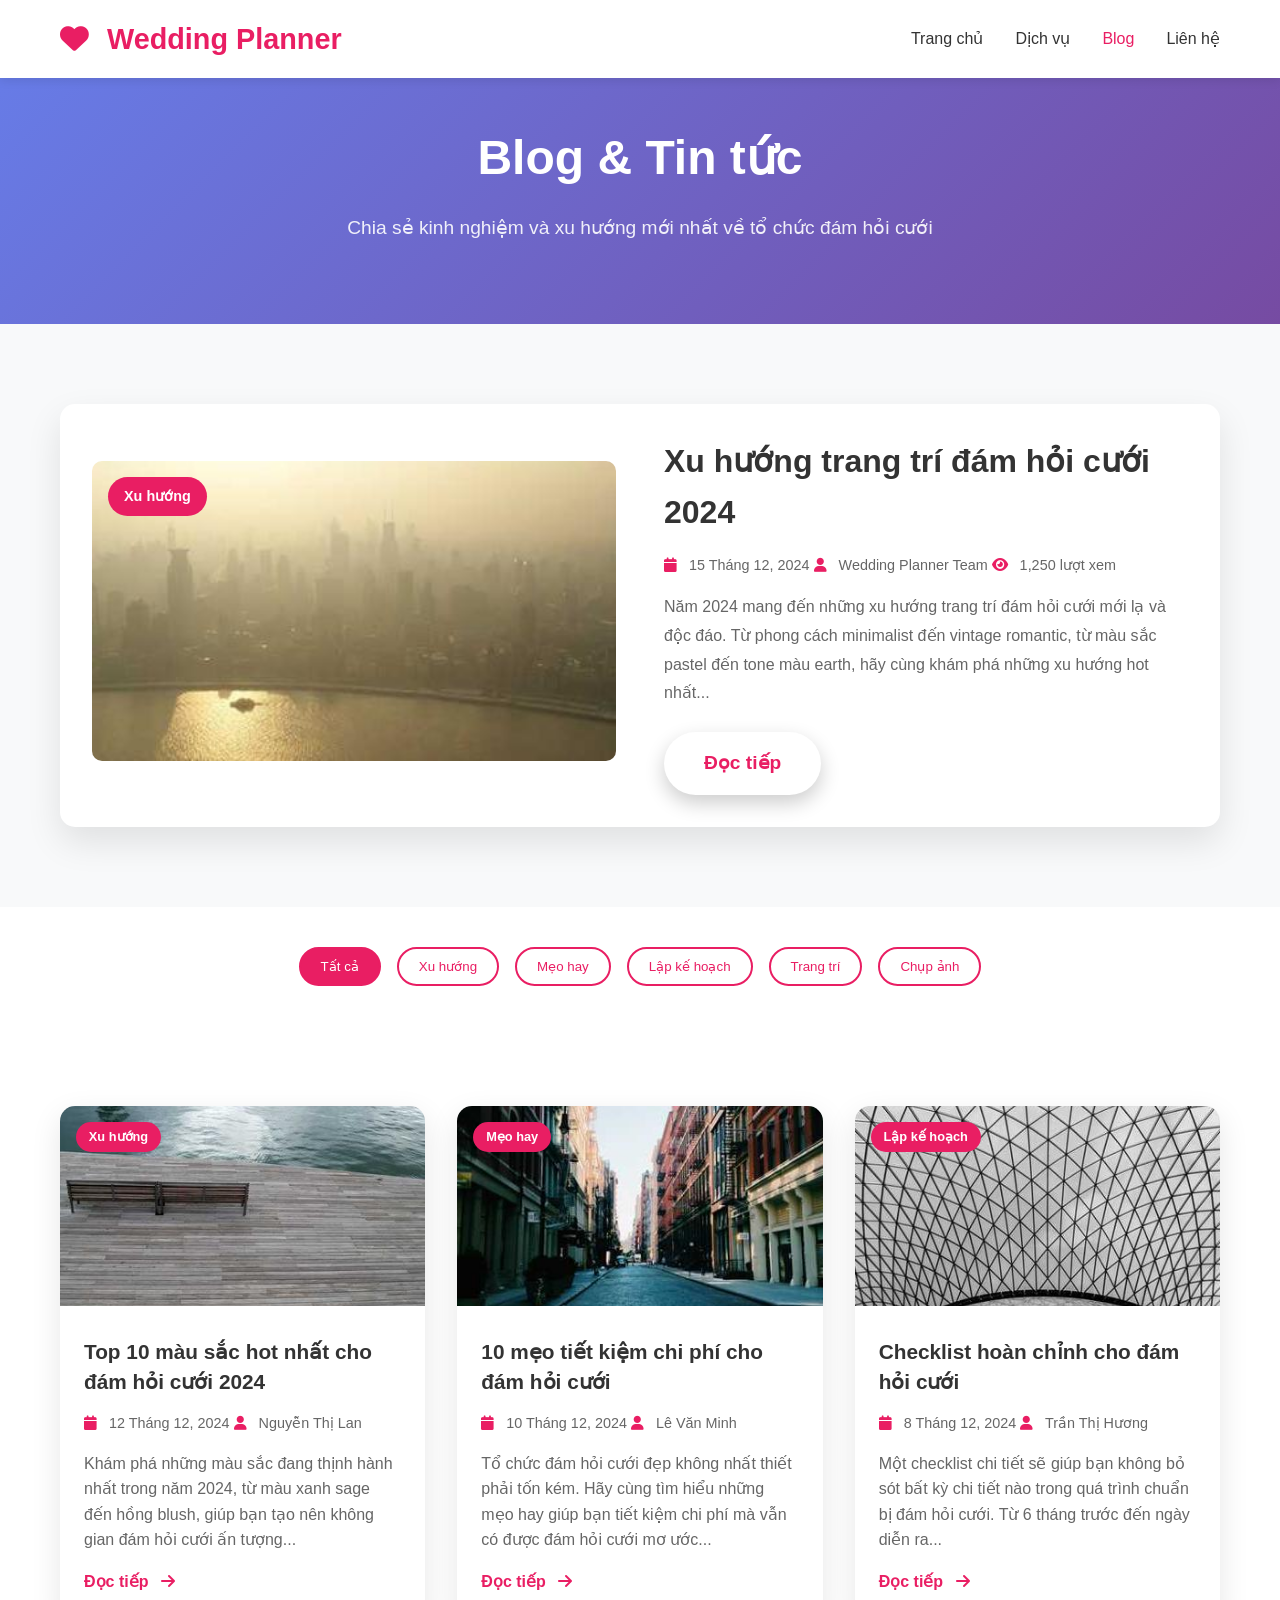
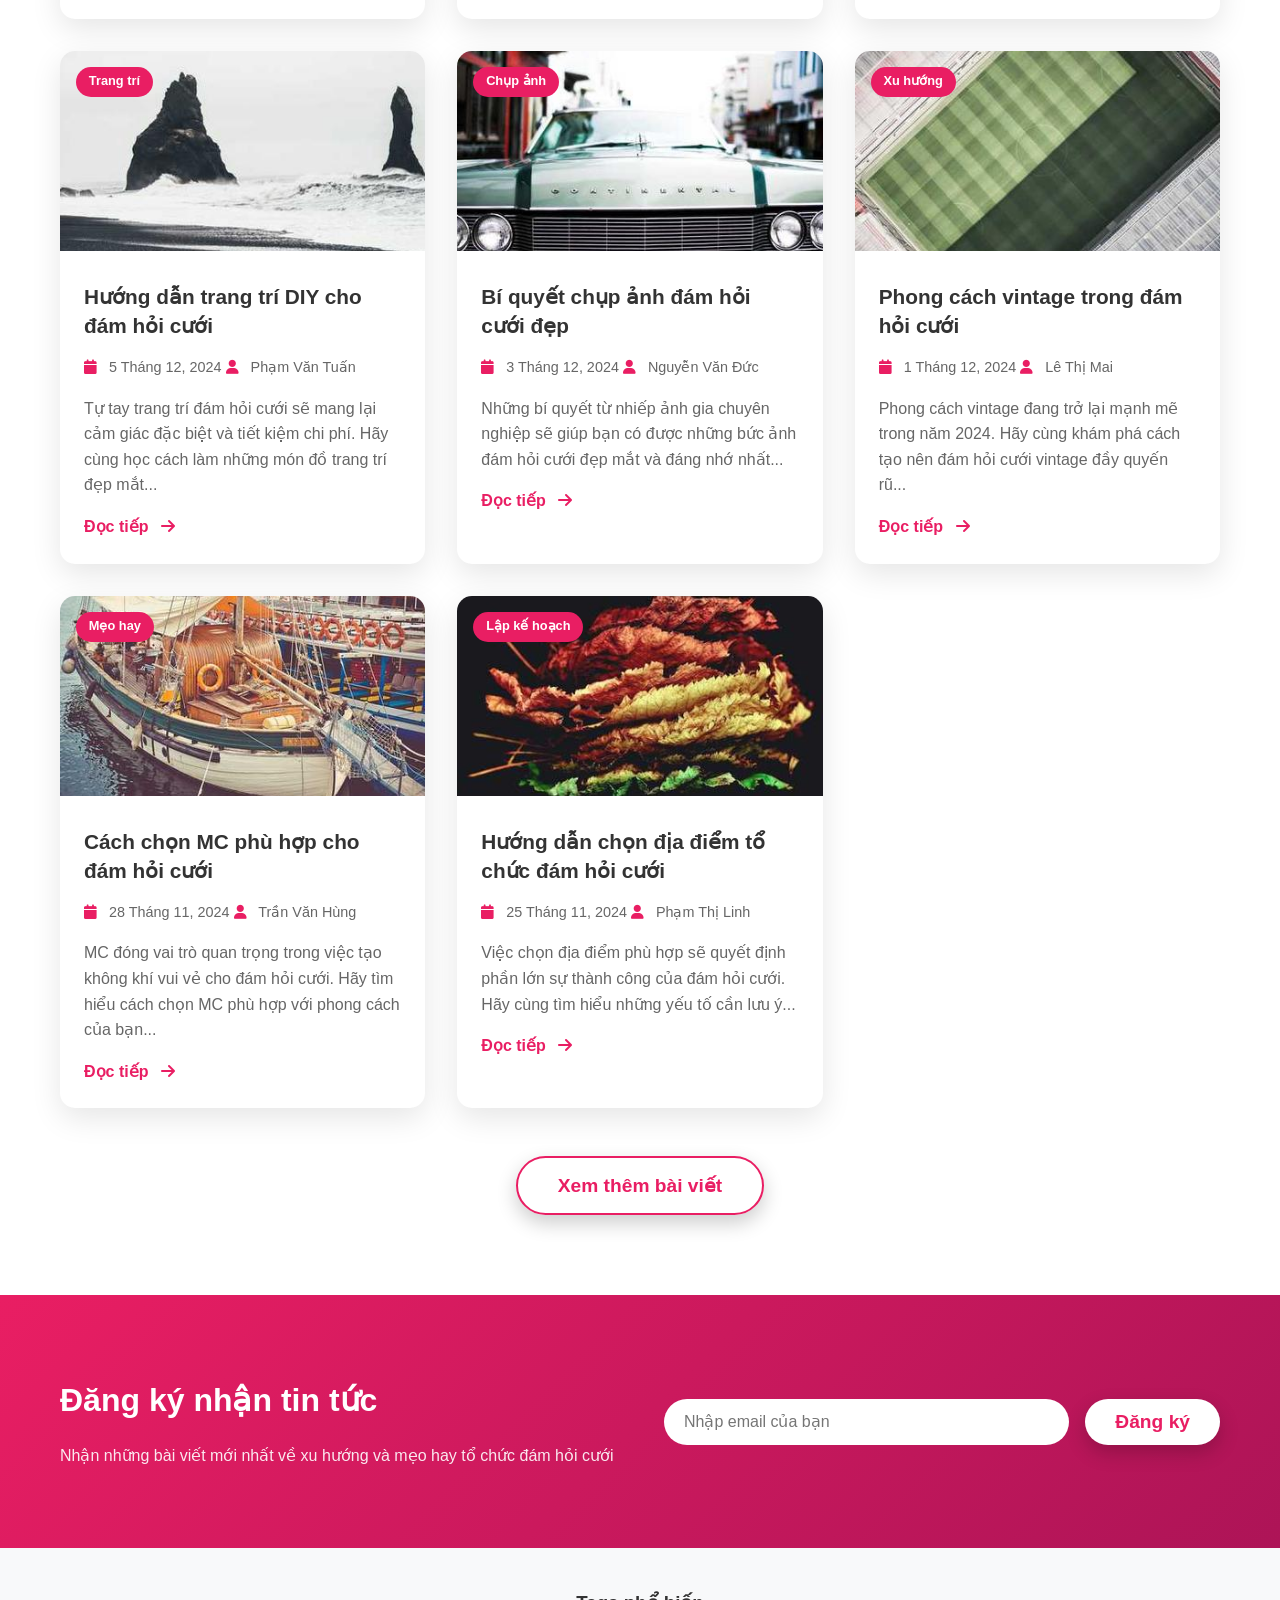
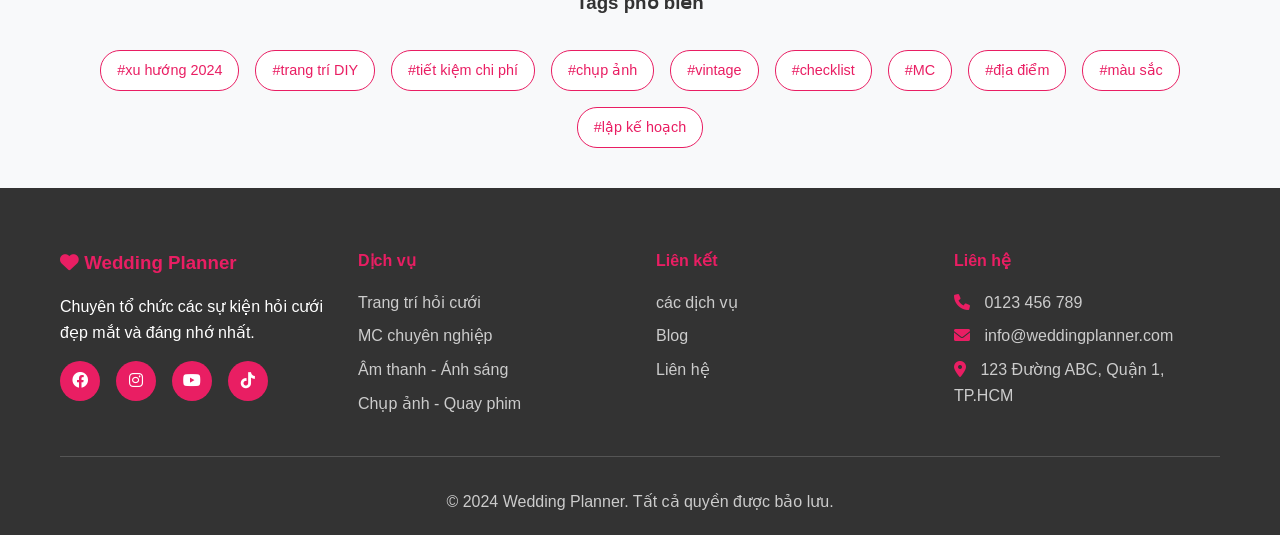
<file: thklan2/blog.html>
<!DOCTYPE html>
<html lang="vi">
  <head>
    <meta charset="UTF-8" />
    <meta name="viewport" content="width=device-width, initial-scale=1.0" />
    <title>Blog - Wedding Planner</title>
    <link rel="stylesheet" href="css/blog.css" />
    <link
      href="https://cdnjs.cloudflare.com/ajax/libs/font-awesome/6.0.0/css/all.min.css"
      rel="stylesheet"
    />
  </head>
  <body>
    <!-- Header -->
    <header class="header">
      <nav class="navbar">
        <div class="nav-container">
          <div class="nav-logo">
            <h2><i class="fas fa-heart"></i> Wedding Planner</h2>
          </div>
          <ul class="nav-menu">
            <li class="nav-item">
              <a href="index.html" class="nav-link">Trang chủ</a>
            </li>
            <li class="nav-item">
              <a href="services.html" class="nav-link">Dịch vụ</a>
            </li>

            <li class="nav-item">
              <a href="blog.html" class="nav-link active">Blog</a>
            </li>
            <li class="nav-item">
              <a href="contact.html" class="nav-link">Liên hệ</a>
            </li>
          </ul>
          <div class="hamburger">
            <span class="bar"></span>
            <span class="bar"></span>
            <span class="bar"></span>
          </div>
        </div>
      </nav>
    </header>

    <!-- Page Header -->
    <section class="page-header">
      <div class="container">
        <h1>Blog & Tin tức</h1>
        <p>Chia sẻ kinh nghiệm và xu hướng mới nhất về tổ chức đám hỏi cưới</p>
      </div>
    </section>

    <!-- Featured Article -->
    <section class="featured-article">
      <div class="container">
        <div class="featured-content">
          <div class="featured-image">
            <img
              src="images/blog/featured-article.jpg"
              alt="Bài viết nổi bật"
            />
            <div class="article-category">Xu hướng</div>
          </div>
          <div class="featured-text">
            <h2>Xu hướng trang trí đám hỏi cưới 2024</h2>
            <p class="article-meta">
              <i class="fas fa-calendar"></i> 15 Tháng 12, 2024
              <i class="fas fa-user"></i> Wedding Planner Team
              <i class="fas fa-eye"></i> 1,250 lượt xem
            </p>
            <p class="article-excerpt">
              Năm 2024 mang đến những xu hướng trang trí đám hỏi cưới mới lạ và
              độc đáo. Từ phong cách minimalist đến vintage romantic, từ màu sắc
              pastel đến tone màu earth, hãy cùng khám phá những xu hướng hot
              nhất...
            </p>
            <a href="#" class="btn btn-primary">Đọc tiếp</a>
          </div>
        </div>
      </div>
    </section>

    <!-- Blog Categories -->
    <section class="blog-categories">
      <div class="container">
        <div class="category-buttons">
          <button class="category-btn active" data-category="all">
            Tất cả
          </button>
          <button class="category-btn" data-category="trends">Xu hướng</button>
          <button class="category-btn" data-category="tips">Mẹo hay</button>
          <button class="category-btn" data-category="planning">
            Lập kế hoạch
          </button>
          <button class="category-btn" data-category="decoration">
            Trang trí
          </button>
          <button class="category-btn" data-category="photography">
            Chụp ảnh
          </button>
        </div>
      </div>
    </section>

    <!-- Blog Grid -->
    <section class="blog-grid">
      <div class="container">
        <div class="blog-posts">
          <!-- Article 1 -->
          <article class="blog-post" data-category="trends">
            <div class="post-image">
              <img src="images/blog/trends-1.jpg" alt="Xu hướng 2024" />
              <div class="post-category">Xu hướng</div>
            </div>
            <div class="post-content">
              <h3>Top 10 màu sắc hot nhất cho đám hỏi cưới 2024</h3>
              <p class="post-meta">
                <i class="fas fa-calendar"></i> 12 Tháng 12, 2024
                <i class="fas fa-user"></i> Nguyễn Thị Lan
              </p>
              <p class="post-excerpt">
                Khám phá những màu sắc đang thịnh hành nhất trong năm 2024, từ
                màu xanh sage đến hồng blush, giúp bạn tạo nên không gian đám
                hỏi cưới ấn tượng...
              </p>
              <a href="#" class="read-more"
                >Đọc tiếp <i class="fas fa-arrow-right"></i
              ></a>
            </div>
          </article>

          <!-- Article 2 -->
          <article class="blog-post" data-category="tips">
            <div class="post-image">
              <img src="images/blog/tips-1.jpg" alt="Mẹo tiết kiệm" />
              <div class="post-category">Mẹo hay</div>
            </div>
            <div class="post-content">
              <h3>10 mẹo tiết kiệm chi phí cho đám hỏi cưới</h3>
              <p class="post-meta">
                <i class="fas fa-calendar"></i> 10 Tháng 12, 2024
                <i class="fas fa-user"></i> Lê Văn Minh
              </p>
              <p class="post-excerpt">
                Tổ chức đám hỏi cưới đẹp không nhất thiết phải tốn kém. Hãy cùng
                tìm hiểu những mẹo hay giúp bạn tiết kiệm chi phí mà vẫn có được
                đám hỏi cưới mơ ước...
              </p>
              <a href="#" class="read-more"
                >Đọc tiếp <i class="fas fa-arrow-right"></i
              ></a>
            </div>
          </article>

          <!-- Article 3 -->
          <article class="blog-post" data-category="planning">
            <div class="post-image">
              <img src="images/blog/planning-1.jpg" alt="Lập kế hoạch" />
              <div class="post-category">Lập kế hoạch</div>
            </div>
            <div class="post-content">
              <h3>Checklist hoàn chỉnh cho đám hỏi cưới</h3>
              <p class="post-meta">
                <i class="fas fa-calendar"></i> 8 Tháng 12, 2024
                <i class="fas fa-user"></i> Trần Thị Hương
              </p>
              <p class="post-excerpt">
                Một checklist chi tiết sẽ giúp bạn không bỏ sót bất kỳ chi tiết
                nào trong quá trình chuẩn bị đám hỏi cưới. Từ 6 tháng trước đến
                ngày diễn ra...
              </p>
              <a href="#" class="read-more"
                >Đọc tiếp <i class="fas fa-arrow-right"></i
              ></a>
            </div>
          </article>

          <!-- Article 4 -->
          <article class="blog-post" data-category="decoration">
            <div class="post-image">
              <img src="images/blog/decoration-1.jpg" alt="Trang trí DIY" />
              <div class="post-category">Trang trí</div>
            </div>
            <div class="post-content">
              <h3>Hướng dẫn trang trí DIY cho đám hỏi cưới</h3>
              <p class="post-meta">
                <i class="fas fa-calendar"></i> 5 Tháng 12, 2024
                <i class="fas fa-user"></i> Phạm Văn Tuấn
              </p>
              <p class="post-excerpt">
                Tự tay trang trí đám hỏi cưới sẽ mang lại cảm giác đặc biệt và
                tiết kiệm chi phí. Hãy cùng học cách làm những món đồ trang trí
                đẹp mắt...
              </p>
              <a href="#" class="read-more"
                >Đọc tiếp <i class="fas fa-arrow-right"></i
              ></a>
            </div>
          </article>

          <!-- Article 5 -->
          <article class="blog-post" data-category="photography">
            <div class="post-image">
              <img src="images/blog/photography-1.jpg" alt="Chụp ảnh" />
              <div class="post-category">Chụp ảnh</div>
            </div>
            <div class="post-content">
              <h3>Bí quyết chụp ảnh đám hỏi cưới đẹp</h3>
              <p class="post-meta">
                <i class="fas fa-calendar"></i> 3 Tháng 12, 2024
                <i class="fas fa-user"></i> Nguyễn Văn Đức
              </p>
              <p class="post-excerpt">
                Những bí quyết từ nhiếp ảnh gia chuyên nghiệp sẽ giúp bạn có
                được những bức ảnh đám hỏi cưới đẹp mắt và đáng nhớ nhất...
              </p>
              <a href="#" class="read-more"
                >Đọc tiếp <i class="fas fa-arrow-right"></i
              ></a>
            </div>
          </article>

          <!-- Article 6 -->
          <article class="blog-post" data-category="trends">
            <div class="post-image">
              <img src="images/blog/trends-2.jpg" alt="Xu hướng vintage" />
              <div class="post-category">Xu hướng</div>
            </div>
            <div class="post-content">
              <h3>Phong cách vintage trong đám hỏi cưới</h3>
              <p class="post-meta">
                <i class="fas fa-calendar"></i> 1 Tháng 12, 2024
                <i class="fas fa-user"></i> Lê Thị Mai
              </p>
              <p class="post-excerpt">
                Phong cách vintage đang trở lại mạnh mẽ trong năm 2024. Hãy cùng
                khám phá cách tạo nên đám hỏi cưới vintage đầy quyến rũ...
              </p>
              <a href="#" class="read-more"
                >Đọc tiếp <i class="fas fa-arrow-right"></i
              ></a>
            </div>
          </article>

          <!-- Article 7 -->
          <article class="blog-post" data-category="tips">
            <div class="post-image">
              <img src="images/blog/tips-2.jpg" alt="Mẹo chọn MC" />
              <div class="post-category">Mẹo hay</div>
            </div>
            <div class="post-content">
              <h3>Cách chọn MC phù hợp cho đám hỏi cưới</h3>
              <p class="post-meta">
                <i class="fas fa-calendar"></i> 28 Tháng 11, 2024
                <i class="fas fa-user"></i> Trần Văn Hùng
              </p>
              <p class="post-excerpt">
                MC đóng vai trò quan trọng trong việc tạo không khí vui vẻ cho
                đám hỏi cưới. Hãy tìm hiểu cách chọn MC phù hợp với phong cách
                của bạn...
              </p>
              <a href="#" class="read-more"
                >Đọc tiếp <i class="fas fa-arrow-right"></i
              ></a>
            </div>
          </article>

          <!-- Article 8 -->
          <article class="blog-post" data-category="planning">
            <div class="post-image">
              <img src="images/blog/planning-2.jpg" alt="Lựa chọn địa điểm" />
              <div class="post-category">Lập kế hoạch</div>
            </div>
            <div class="post-content">
              <h3>Hướng dẫn chọn địa điểm tổ chức đám hỏi cưới</h3>
              <p class="post-meta">
                <i class="fas fa-calendar"></i> 25 Tháng 11, 2024
                <i class="fas fa-user"></i> Phạm Thị Linh
              </p>
              <p class="post-excerpt">
                Việc chọn địa điểm phù hợp sẽ quyết định phần lớn sự thành công
                của đám hỏi cưới. Hãy cùng tìm hiểu những yếu tố cần lưu ý...
              </p>
              <a href="#" class="read-more"
                >Đọc tiếp <i class="fas fa-arrow-right"></i
              ></a>
            </div>
          </article>
        </div>

        <!-- Load More Button -->
        <div class="load-more">
          <button class="btn btn-outline">Xem thêm bài viết</button>
        </div>
      </div>
    </section>

    <!-- Newsletter Subscription -->
    <section class="newsletter">
      <div class="container">
        <div class="newsletter-content">
          <div class="newsletter-text">
            <h2>Đăng ký nhận tin tức</h2>
            <p>
              Nhận những bài viết mới nhất về xu hướng và mẹo hay tổ chức đám
              hỏi cưới
            </p>
          </div>
          <form class="newsletter-form">
            <input type="email" placeholder="Nhập email của bạn" required />
            <button type="submit" class="btn btn-primary">Đăng ký</button>
          </form>
        </div>
      </div>
    </section>

    <!-- Popular Tags -->
    <section class="popular-tags">
      <div class="container">
        <h3>Tags phổ biến</h3>
        <div class="tags">
          <a href="#" class="tag">#xu hướng 2024</a>
          <a href="#" class="tag">#trang trí DIY</a>
          <a href="#" class="tag">#tiết kiệm chi phí</a>
          <a href="#" class="tag">#chụp ảnh</a>
          <a href="#" class="tag">#vintage</a>
          <a href="#" class="tag">#checklist</a>
          <a href="#" class="tag">#MC</a>
          <a href="#" class="tag">#địa điểm</a>
          <a href="#" class="tag">#màu sắc</a>
          <a href="#" class="tag">#lập kế hoạch</a>
        </div>
      </div>
    </section>

    <!-- Footer -->
    <footer class="footer">
      <div class="container">
        <div class="footer-content">
          <div class="footer-section">
            <h3><i class="fas fa-heart"></i> Wedding Planner</h3>
            <p>Chuyên tổ chức các sự kiện hỏi cưới đẹp mắt và đáng nhớ nhất.</p>
            <div class="social-links">
              <a href="#"><i class="fab fa-facebook"></i></a>
              <a href="#"><i class="fab fa-instagram"></i></a>
              <a href="#"><i class="fab fa-youtube"></i></a>
              <a href="#"><i class="fab fa-tiktok"></i></a>
            </div>
          </div>
          <div class="footer-section">
            <h4>Dịch vụ</h4>
            <ul>
              <li><a href="services.html">Trang trí hỏi cưới</a></li>
              <li><a href="services.html">MC chuyên nghiệp</a></li>
              <li><a href="services.html">Âm thanh - Ánh sáng</a></li>
              <li><a href="services.html">Chụp ảnh - Quay phim</a></li>
            </ul>
          </div>
          <div class="footer-section">
            <h4>Liên kết</h4>
            <ul>
              <li><a href="services.html">các dịch vụ</a></li>
              <li><a href="blog.html">Blog</a></li>
              <li><a href="contact.html">Liên hệ</a></li>
            </ul>
          </div>
          <div class="footer-section">
            <h4>Liên hệ</h4>
            <div class="contact-info">
              <p><i class="fas fa-phone"></i> 0123 456 789</p>
              <p><i class="fas fa-envelope"></i> info@weddingplanner.com</p>
              <p>
                <i class="fas fa-map-marker-alt"></i> 123 Đường ABC, Quận 1,
                TP.HCM
              </p>
            </div>
          </div>
        </div>
        <div class="footer-bottom">
          <p>&copy; 2024 Wedding Planner. Tất cả quyền được bảo lưu.</p>
        </div>
      </div>
    </footer>

    <script src="js/script.js"></script>
  </body>
</html>
</file>
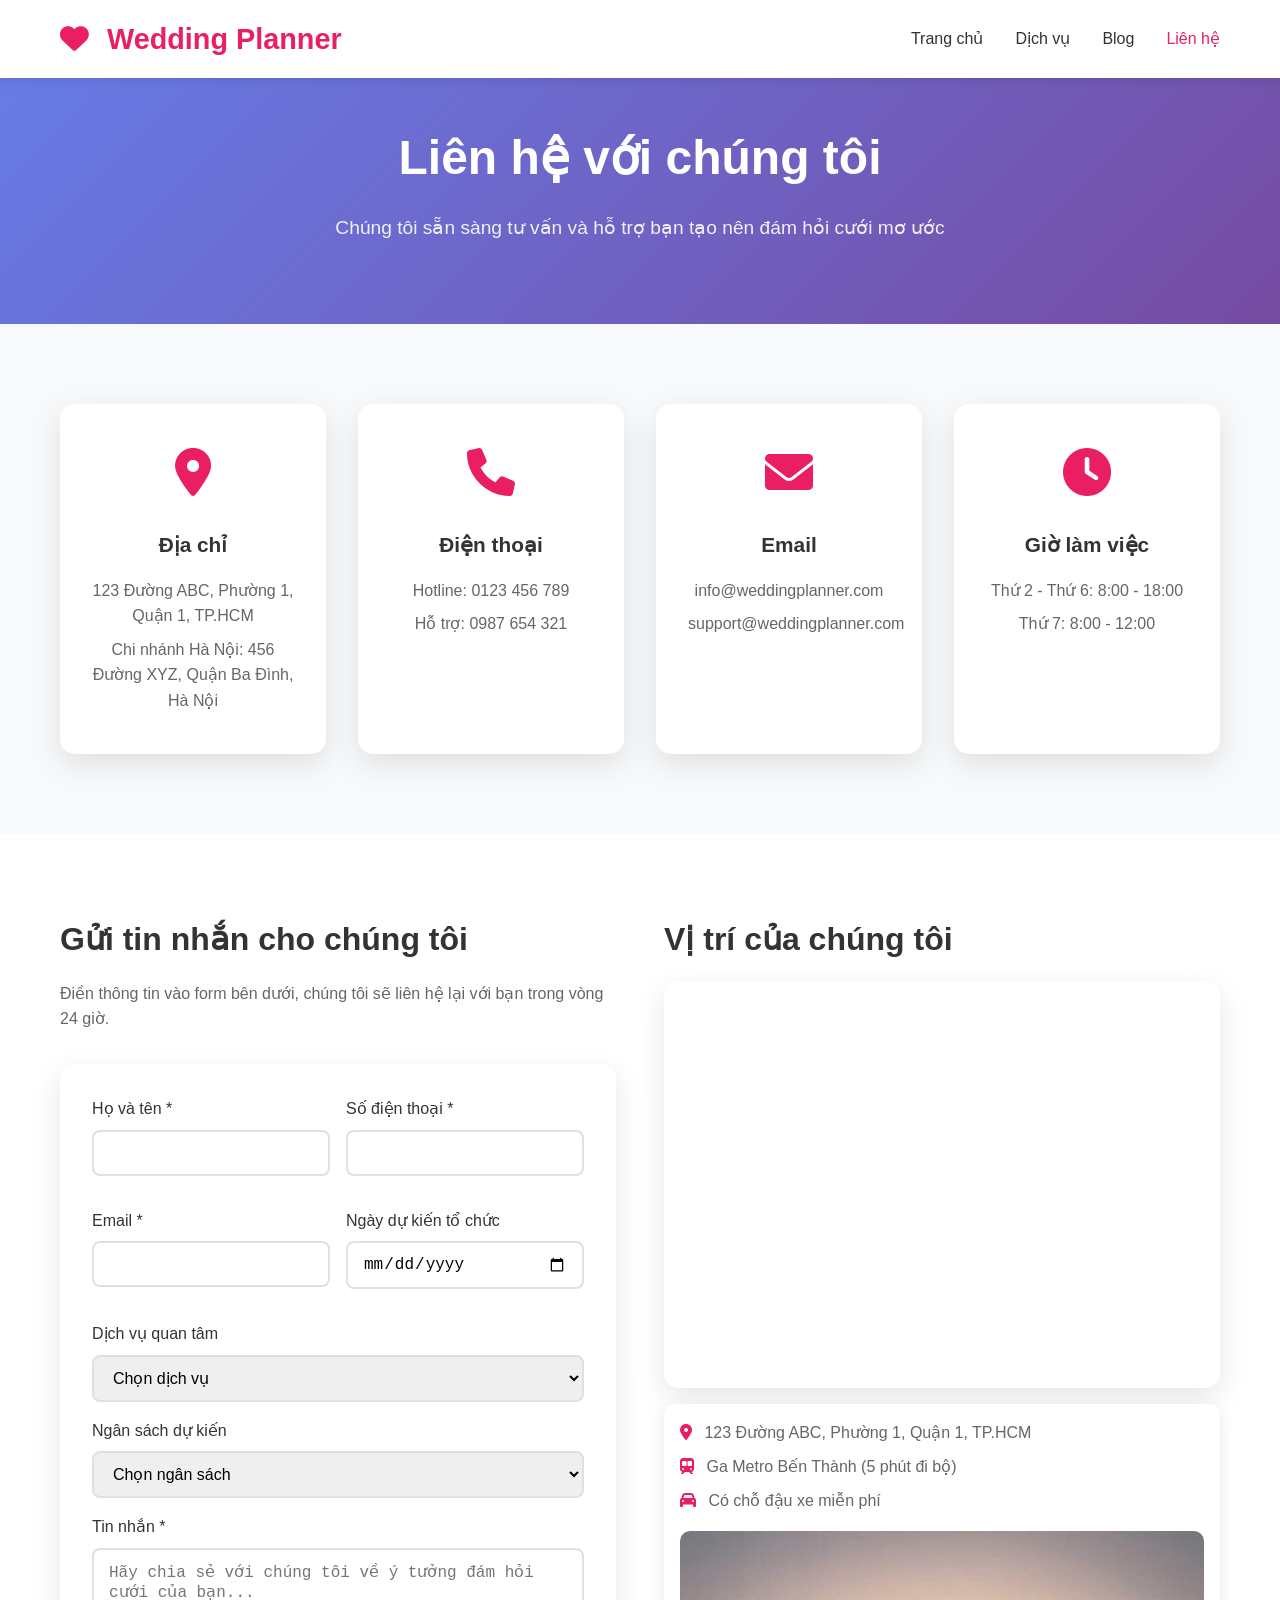
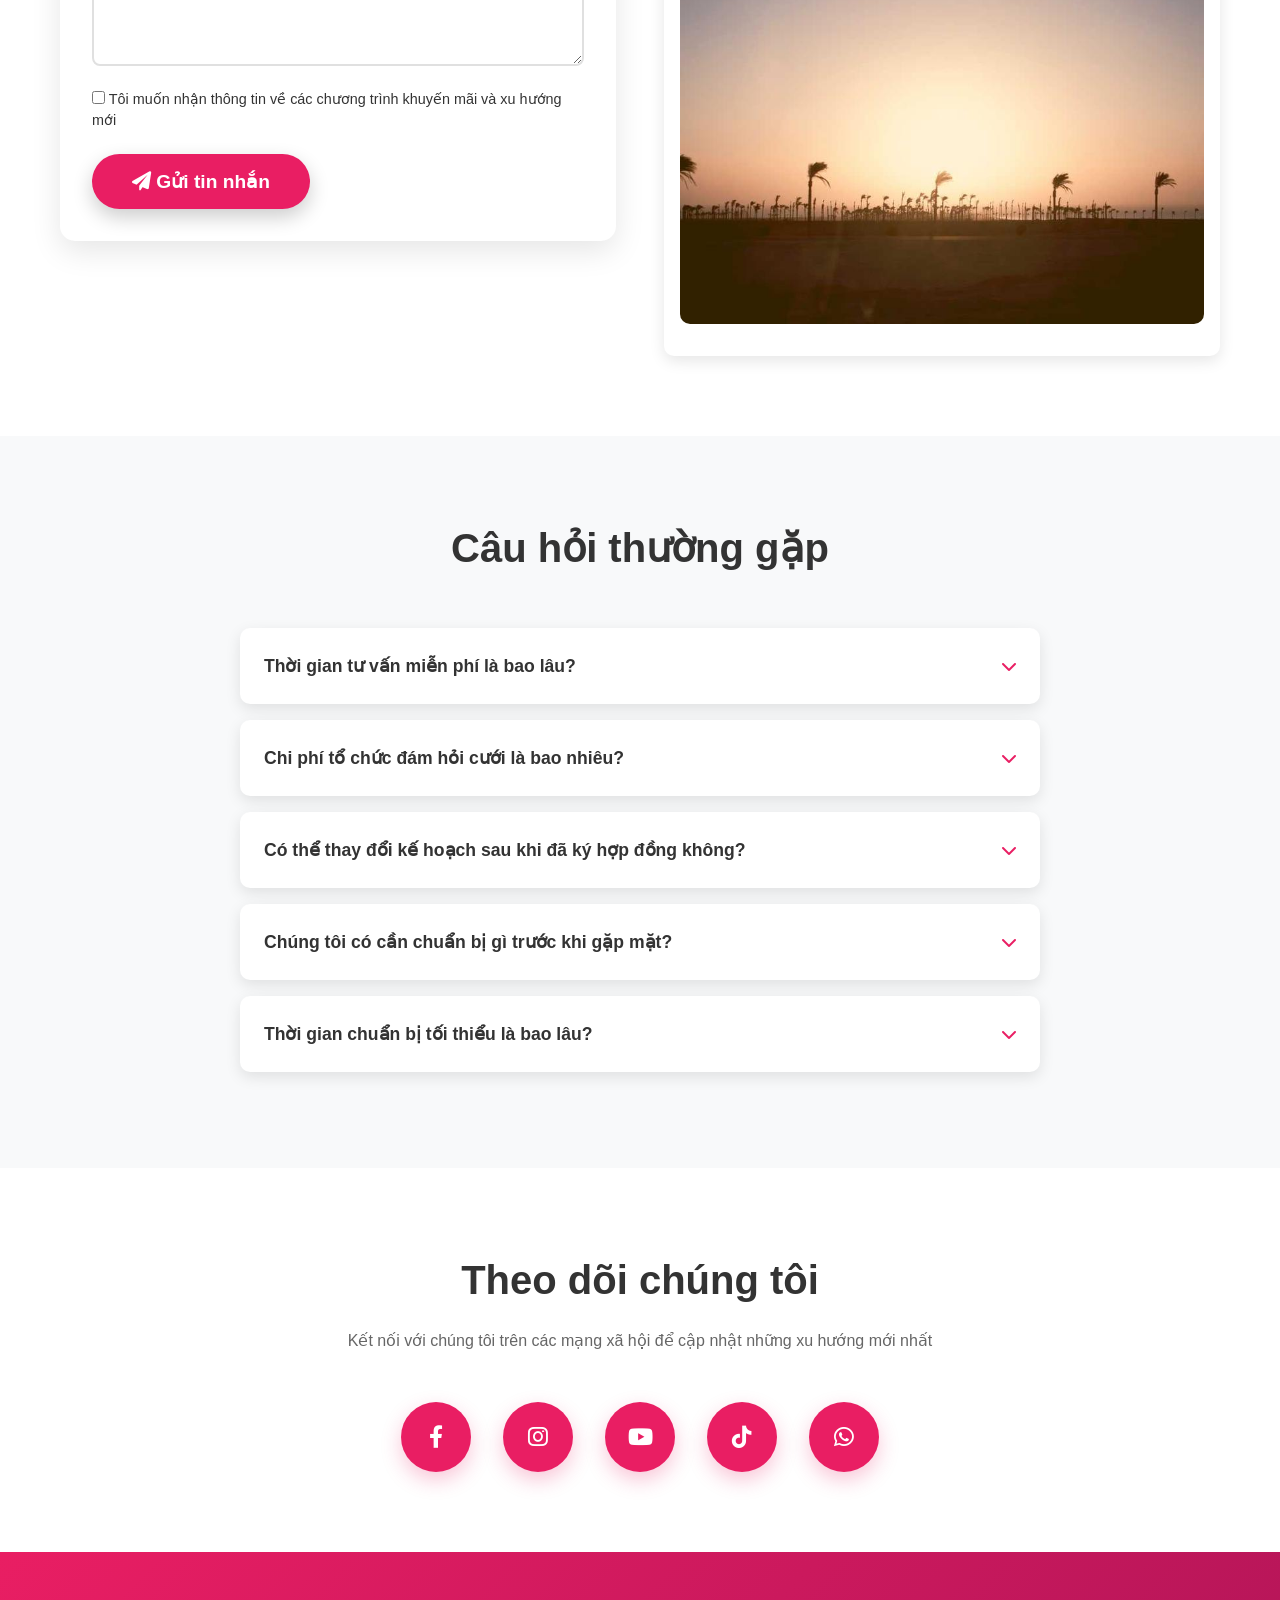
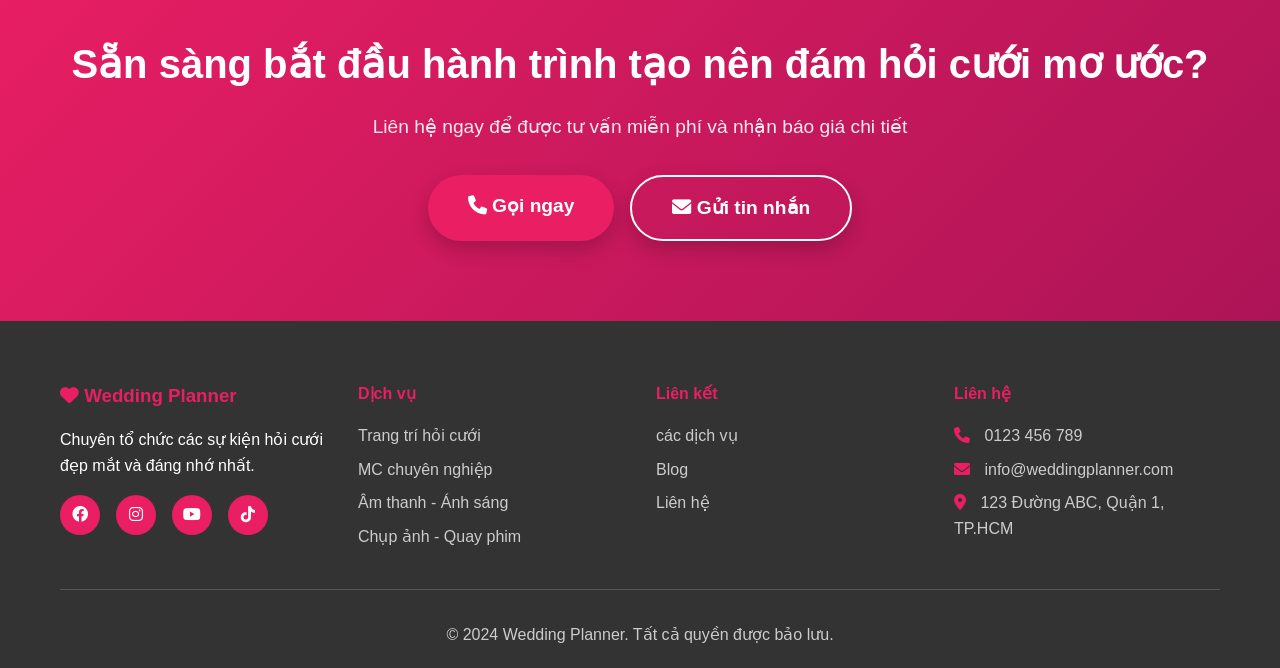
<file: thklan2/contact.html>
<!DOCTYPE html>
<html lang="vi">
  <head>
    <meta charset="UTF-8" />
    <meta name="viewport" content="width=device-width, initial-scale=1.0" />
    <title>Liên hệ - Wedding Planner</title>
    <link rel="stylesheet" href="css/contact.css" />
    <link
      href="https://cdnjs.cloudflare.com/ajax/libs/font-awesome/6.0.0/css/all.min.css"
      rel="stylesheet"
    />
  </head>
  <body>
    <!-- Header -->
    <header class="header">
      <nav class="navbar">
        <div class="nav-container">
          <div class="nav-logo">
            <h2><i class="fas fa-heart"></i> Wedding Planner</h2>
          </div>
          <ul class="nav-menu">
            <li class="nav-item">
              <a href="index.html" class="nav-link">Trang chủ</a>
            </li>
            <li class="nav-item">
              <a href="services.html" class="nav-link">Dịch vụ</a>
            </li>

            <li class="nav-item">
              <a href="blog.html" class="nav-link">Blog</a>
            </li>
            <li class="nav-item">
              <a href="contact.html" class="nav-link active">Liên hệ</a>
            </li>
          </ul>
          <div class="hamburger">
            <span class="bar"></span>
            <span class="bar"></span>
            <span class="bar"></span>
          </div>
        </div>
      </nav>
    </header>

    <!-- Page Header -->
    <section class="page-header">
      <div class="container">
        <h1>Liên hệ với chúng tôi</h1>
        <p>
          Chúng tôi sẵn sàng tư vấn và hỗ trợ bạn tạo nên đám hỏi cưới mơ ước
        </p>
      </div>
    </section>

    <!-- Contact Info -->
    <section class="contact-info">
      <div class="container">
        <div class="contact-grid">
          <div class="contact-item">
            <div class="contact-icon">
              <i class="fas fa-map-marker-alt"></i>
            </div>
            <h3>Địa chỉ</h3>
            <p>123 Đường ABC, Phường 1, Quận 1, TP.HCM</p>
            <p>Chi nhánh Hà Nội: 456 Đường XYZ, Quận Ba Đình, Hà Nội</p>
          </div>

          <div class="contact-item">
            <div class="contact-icon">
              <i class="fas fa-phone"></i>
            </div>
            <h3>Điện thoại</h3>
            <p>Hotline: 0123 456 789</p>
            <p>Hỗ trợ: 0987 654 321</p>
          </div>

          <div class="contact-item">
            <div class="contact-icon">
              <i class="fas fa-envelope"></i>
            </div>
            <h3>Email</h3>
            <p>info@weddingplanner.com</p>
            <p>support@weddingplanner.com</p>
          </div>

          <div class="contact-item">
            <div class="contact-icon">
              <i class="fas fa-clock"></i>
            </div>
            <h3>Giờ làm việc</h3>
            <p>Thứ 2 - Thứ 6: 8:00 - 18:00</p>
            <p>Thứ 7: 8:00 - 12:00</p>
          </div>
        </div>
      </div>
    </section>

    <!-- Contact Form & Map -->
    <section class="contact-form-map">
      <div class="container">
        <div class="contact-content">
          <div class="contact-form-section">
            <h2>Gửi tin nhắn cho chúng tôi</h2>
            <p>
              Điền thông tin vào form bên dưới, chúng tôi sẽ liên hệ lại với bạn
              trong vòng 24 giờ.
            </p>

            <form class="contact-form" id="contactForm">
              <div class="form-row">
                <div class="form-group">
                  <label for="name">Họ và tên *</label>
                  <input type="text" id="name" name="name" required />
                </div>
                <div class="form-group">
                  <label for="phone">Số điện thoại *</label>
                  <input type="tel" id="phone" name="phone" required />
                </div>
              </div>

              <div class="form-row">
                <div class="form-group">
                  <label for="email">Email *</label>
                  <input type="email" id="email" name="email" required />
                </div>
                <div class="form-group">
                  <label for="wedding-date">Ngày dự kiến tổ chức</label>
                  <input type="date" id="wedding-date" name="wedding-date" />
                </div>
              </div>

              <div class="form-group">
                <label for="service">Dịch vụ quan tâm</label>
                <select id="service" name="service">
                  <option value="">Chọn dịch vụ</option>
                  <option value="full-package">Gói trọn gói</option>
                  <option value="decoration">Trang trí hỏi cưới</option>
                  <option value="mc">MC chuyên nghiệp</option>
                  <option value="sound-light">Âm thanh - Ánh sáng</option>
                  <option value="photography">Chụp ảnh - Quay phim</option>
                  <option value="consultation">Tư vấn</option>
                </select>
              </div>

              <div class="form-group">
                <label for="budget">Ngân sách dự kiến</label>
                <select id="budget" name="budget">
                  <option value="">Chọn ngân sách</option>
                  <option value="under-10m">Dưới 10 triệu</option>
                  <option value="10-20m">10 - 20 triệu</option>
                  <option value="20-30m">20 - 30 triệu</option>
                  <option value="30-50m">30 - 50 triệu</option>
                  <option value="over-50m">Trên 50 triệu</option>
                </select>
              </div>

              <div class="form-group">
                <label for="message">Tin nhắn *</label>
                <textarea
                  id="message"
                  name="message"
                  rows="5"
                  placeholder="Hãy chia sẻ với chúng tôi về ý tưởng đám hỏi cưới của bạn..."
                  required
                ></textarea>
              </div>

              <div class="form-group checkbox-group">
                <label class="checkbox-label">
                  <input type="checkbox" id="newsletter" name="newsletter" />
                  <span class="checkmark"></span>
                  Tôi muốn nhận thông tin về các chương trình khuyến mãi và xu
                  hướng mới
                </label>
              </div>

              <button type="submit" class="btn btn-primary">
                <i class="fas fa-paper-plane"></i> Gửi tin nhắn
              </button>
            </form>
          </div>

          <div class="map-section">
            <h2>Vị trí của chúng tôi</h2>
            <div class="map-container">
              <iframe
                src="https://www.google.com/maps/embed?pb=!1m18!1m12!1m3!1d3919.3253113553!2d106.7004233153328!3d10.776370392315!2m3!1f0!2f0!3f0!3m2!1i1024!2i768!4f13.1!3m3!1m2!1s0x31752f4b90b68bd3%3A0x2b0c8a8a8a8a8a8a!2sDistrict%201%2C%20Ho%20Chi%20Minh%20City!5e0!3m2!1sen!2s!4v1634567890123!5m2!1sen!2s"
                width="100%"
                height="400"
                style="border: 0"
                allowfullscreen=""
                loading="lazy"
                referrerpolicy="no-referrer-when-downgrade"
              ></iframe>
            </div>
            <div class="map-info">
              <p>
                <i class="fas fa-map-marker-alt"></i> 123 Đường ABC, Phường 1,
                Quận 1, TP.HCM
              </p>
              <p>
                <i class="fas fa-subway"></i> Ga Metro Bến Thành (5 phút đi bộ)
              </p>
              <p><i class="fas fa-car"></i> Có chỗ đậu xe miễn phí</p>
              <p>
                <img
                  src="images/contact-office.jpg"
                  alt="Văn phòng"
                  style="max-width: 100%; border-radius: 10px; margin-top: 10px"
                />
              </p>
            </div>
          </div>
        </div>
      </div>
    </section>

    <!-- FAQ Section -->
    <section class="faq-section">
      <div class="container">
        <h2 class="section-title">Câu hỏi thường gặp</h2>
        <div class="faq-container">
          <div class="faq-item">
            <div class="faq-question">
              <h3>Thời gian tư vấn miễn phí là bao lâu?</h3>
              <i class="fas fa-chevron-down"></i>
            </div>
            <div class="faq-answer">
              <p>
                Chúng tôi cung cấp tư vấn miễn phí trong 1-2 giờ tại văn phòng
                hoặc qua video call. Thời gian này đủ để chúng tôi hiểu rõ nhu
                cầu và đưa ra đề xuất phù hợp.
              </p>
            </div>
          </div>

          <div class="faq-item">
            <div class="faq-question">
              <h3>Chi phí tổ chức đám hỏi cưới là bao nhiêu?</h3>
              <i class="fas fa-chevron-down"></i>
            </div>
            <div class="faq-answer">
              <p>
                Chi phí phụ thuộc vào quy mô và yêu cầu cụ thể. Gói cơ bản từ 8
                triệu, gói tiêu chuẩn từ 15 triệu, gói cao cấp từ 25 triệu.
                Chúng tôi sẽ báo giá chi tiết sau khi tư vấn.
              </p>
            </div>
          </div>

          <div class="faq-item">
            <div class="faq-question">
              <h3>Có thể thay đổi kế hoạch sau khi đã ký hợp đồng không?</h3>
              <i class="fas fa-chevron-down"></i>
            </div>
            <div class="faq-answer">
              <p>
                Có thể, nhưng cần thông báo trước ít nhất 1 tháng. Một số thay
                đổi có thể phát sinh thêm chi phí. Chúng tôi sẽ thảo luận và
                thống nhất trước khi thực hiện.
              </p>
            </div>
          </div>

          <div class="faq-item">
            <div class="faq-question">
              <h3>Chúng tôi có cần chuẩn bị gì trước khi gặp mặt?</h3>
              <i class="fas fa-chevron-down"></i>
            </div>
            <div class="faq-answer">
              <p>
                Hãy chuẩn bị: ngân sách dự kiến, số lượng khách mời, địa điểm
                mong muốn, phong cách trang trí yêu thích, và bất kỳ yêu cầu đặc
                biệt nào.
              </p>
            </div>
          </div>

          <div class="faq-item">
            <div class="faq-question">
              <h3>Thời gian chuẩn bị tối thiểu là bao lâu?</h3>
              <i class="fas fa-chevron-down"></i>
            </div>
            <div class="faq-answer">
              <p>
                Chúng tôi khuyến nghị chuẩn bị trước 3-6 tháng để có thời gian
                lên kế hoạch chi tiết và đảm bảo chất lượng. Tuy nhiên, chúng
                tôi có thể hỗ trợ gấp trong 1 tháng nếu cần thiết.
              </p>
            </div>
          </div>
        </div>
      </div>
    </section>

    <!-- Social Media -->
    <section class="social-media">
      <div class="container">
        <h2 class="section-title">Theo dõi chúng tôi</h2>
        <p>
          Kết nối với chúng tôi trên các mạng xã hội để cập nhật những xu hướng
          mới nhất
        </p>
        <div class="social-links">
          <a href="#" class="social-link facebook">
            <i class="fab fa-facebook-f"></i>
            <span>Facebook</span>
          </a>
          <a href="#" class="social-link instagram">
            <i class="fab fa-instagram"></i>
            <span>Instagram</span>
          </a>
          <a href="#" class="social-link youtube">
            <i class="fab fa-youtube"></i>
            <span>YouTube</span>
          </a>
          <a href="#" class="social-link tiktok">
            <i class="fab fa-tiktok"></i>
            <span>TikTok</span>
          </a>
          <a href="#" class="social-link zalo">
            <i class="fab fa-whatsapp"></i>
            <span>Zalo</span>
          </a>
        </div>
      </div>
    </section>

    <!-- CTA Section -->
    <section class="cta">
      <div class="container">
        <div class="cta-content">
          <h2>Sẵn sàng bắt đầu hành trình tạo nên đám hỏi cưới mơ ước?</h2>
          <p>Liên hệ ngay để được tư vấn miễn phí và nhận báo giá chi tiết</p>
          <div class="cta-buttons">
            <a href="tel:0123456789" class="btn btn-primary">
              <i class="fas fa-phone"></i> Gọi ngay
            </a>
            <a href="#contactForm" class="btn btn-secondary">
              <i class="fas fa-envelope"></i> Gửi tin nhắn
            </a>
          </div>
        </div>
      </div>
    </section>

    <!-- Footer -->
    <footer class="footer">
      <div class="container">
        <div class="footer-content">
          <div class="footer-section">
            <h3><i class="fas fa-heart"></i> Wedding Planner</h3>
            <p>Chuyên tổ chức các sự kiện hỏi cưới đẹp mắt và đáng nhớ nhất.</p>
            <div class="social-links">
              <a href="#"><i class="fab fa-facebook"></i></a>
              <a href="#"><i class="fab fa-instagram"></i></a>
              <a href="#"><i class="fab fa-youtube"></i></a>
              <a href="#"><i class="fab fa-tiktok"></i></a>
            </div>
          </div>
          <div class="footer-section">
            <h4>Dịch vụ</h4>
            <ul>
              <li><a href="services.html">Trang trí hỏi cưới</a></li>
              <li><a href="services.html">MC chuyên nghiệp</a></li>
              <li><a href="services.html">Âm thanh - Ánh sáng</a></li>
              <li><a href="services.html">Chụp ảnh - Quay phim</a></li>
            </ul>
          </div>
          <div class="footer-section">
            <h4>Liên kết</h4>
            <ul>
              <li><a href="services.html">các dịch vụ</a></li>
              <li><a href="blog.html">Blog</a></li>
              <li><a href="contact.html">Liên hệ</a></li>
            </ul>
          </div>
          <div class="footer-section">
            <h4>Liên hệ</h4>
            <div class="contact-info">
              <p><i class="fas fa-phone"></i> 0123 456 789</p>
              <p><i class="fas fa-envelope"></i> info@weddingplanner.com</p>
              <p>
                <i class="fas fa-map-marker-alt"></i> 123 Đường ABC, Quận 1,
                TP.HCM
              </p>
            </div>
          </div>
        </div>
        <div class="footer-bottom">
          <p>&copy; 2024 Wedding Planner. Tất cả quyền được bảo lưu.</p>
        </div>
      </div>
    </footer>

    <script src="js/script.js"></script>
  </body>
</html>
</file>
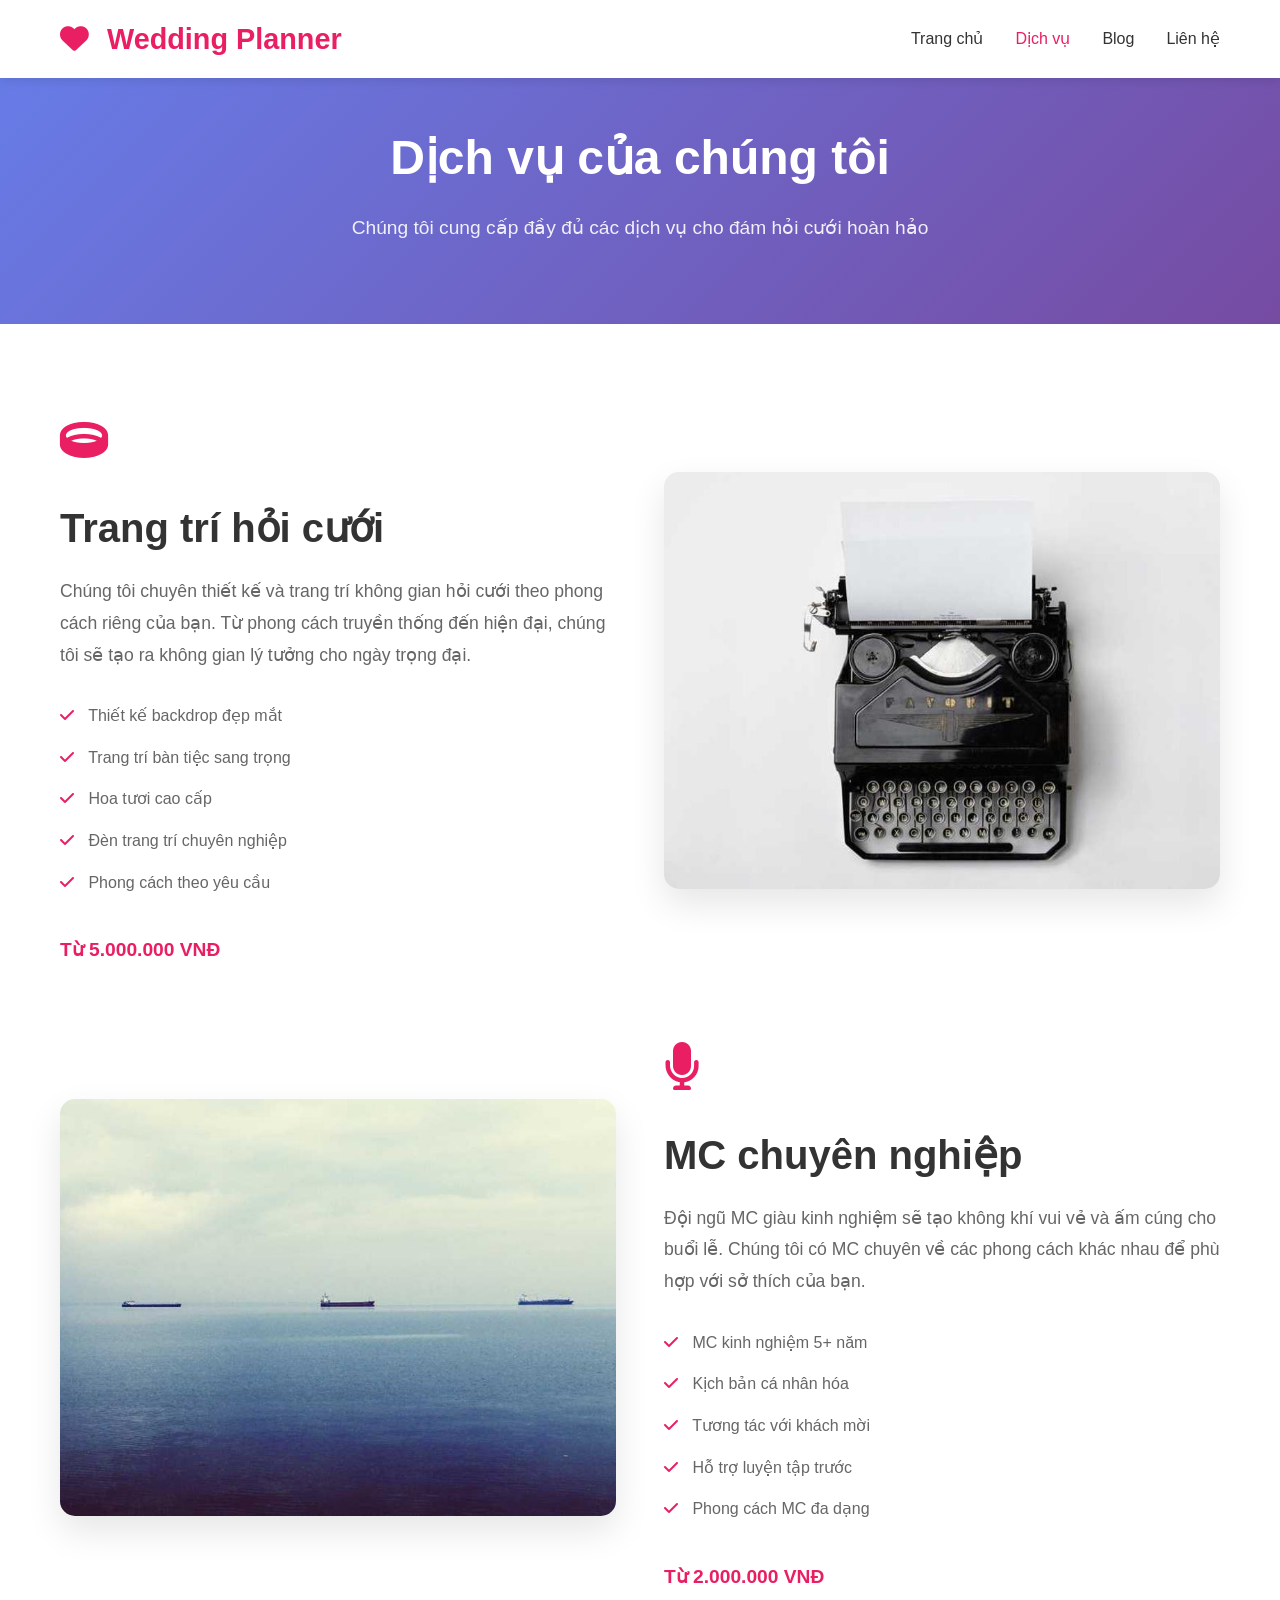
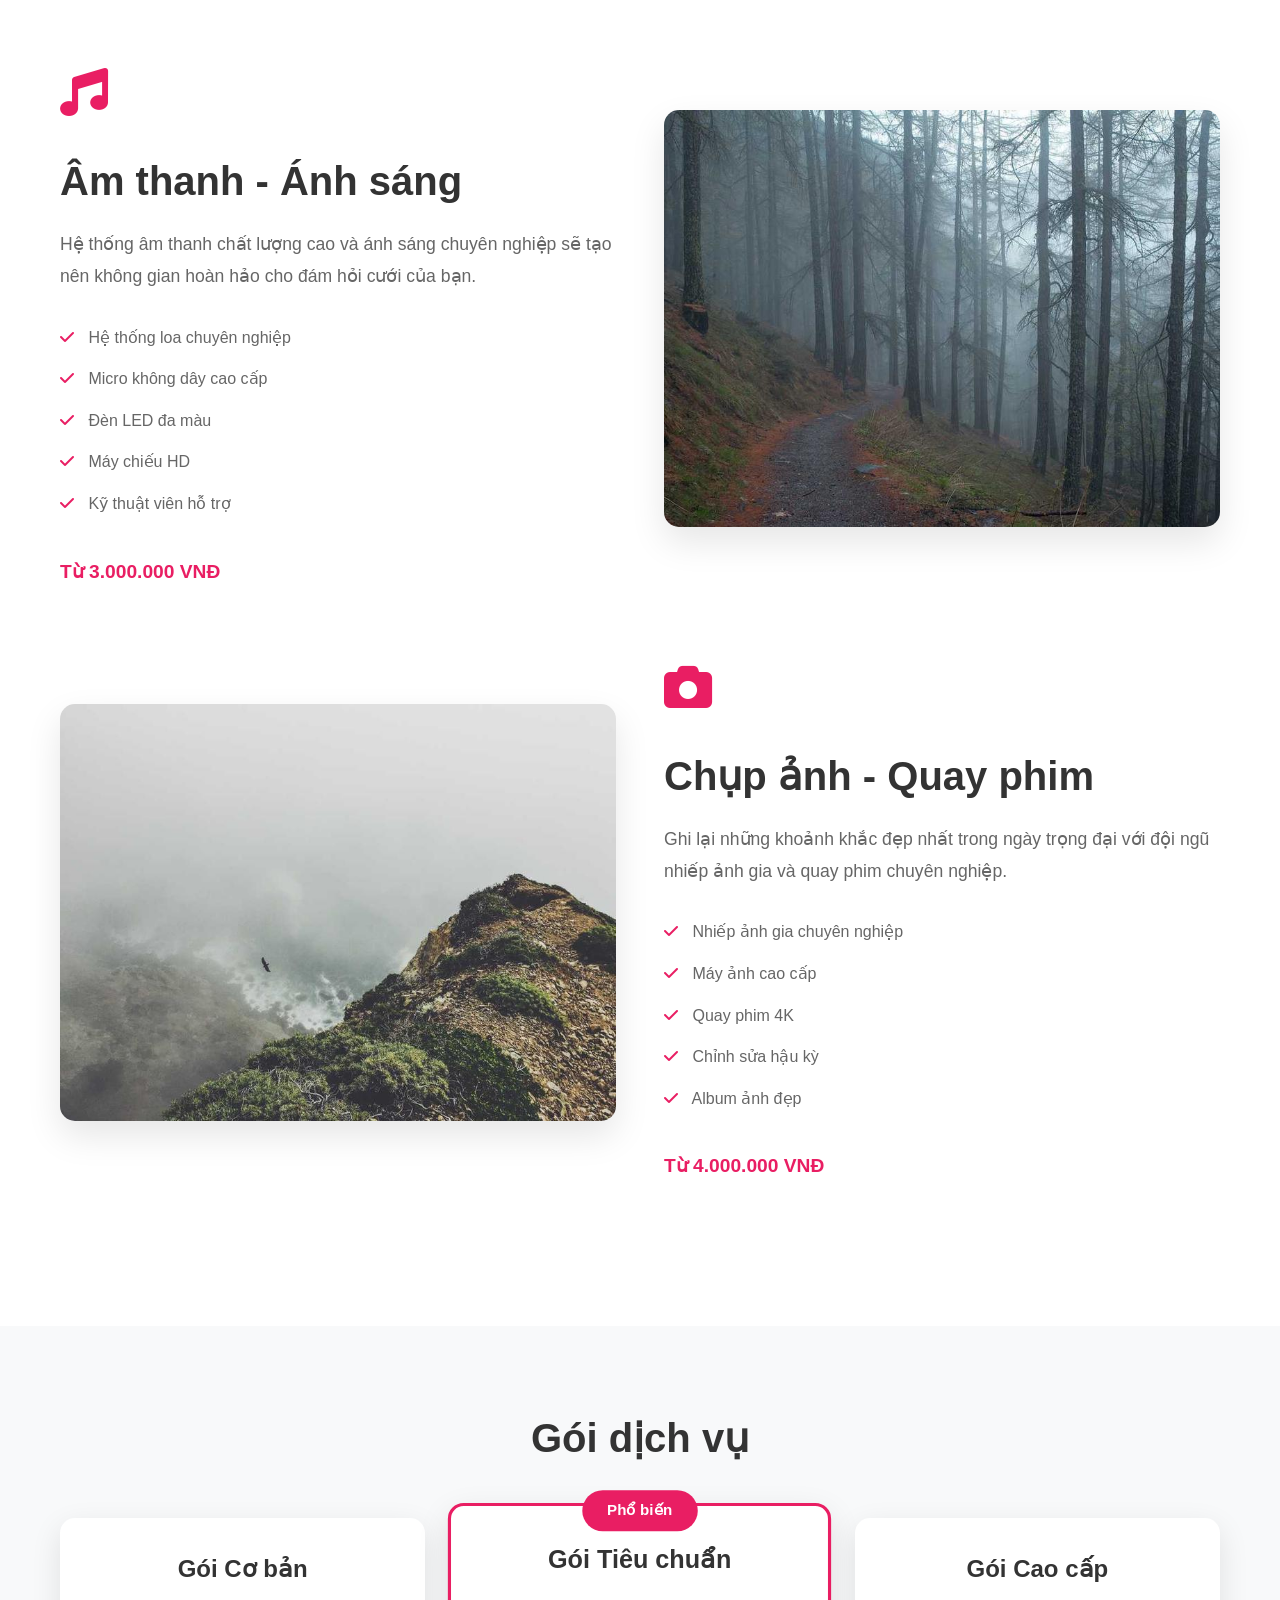
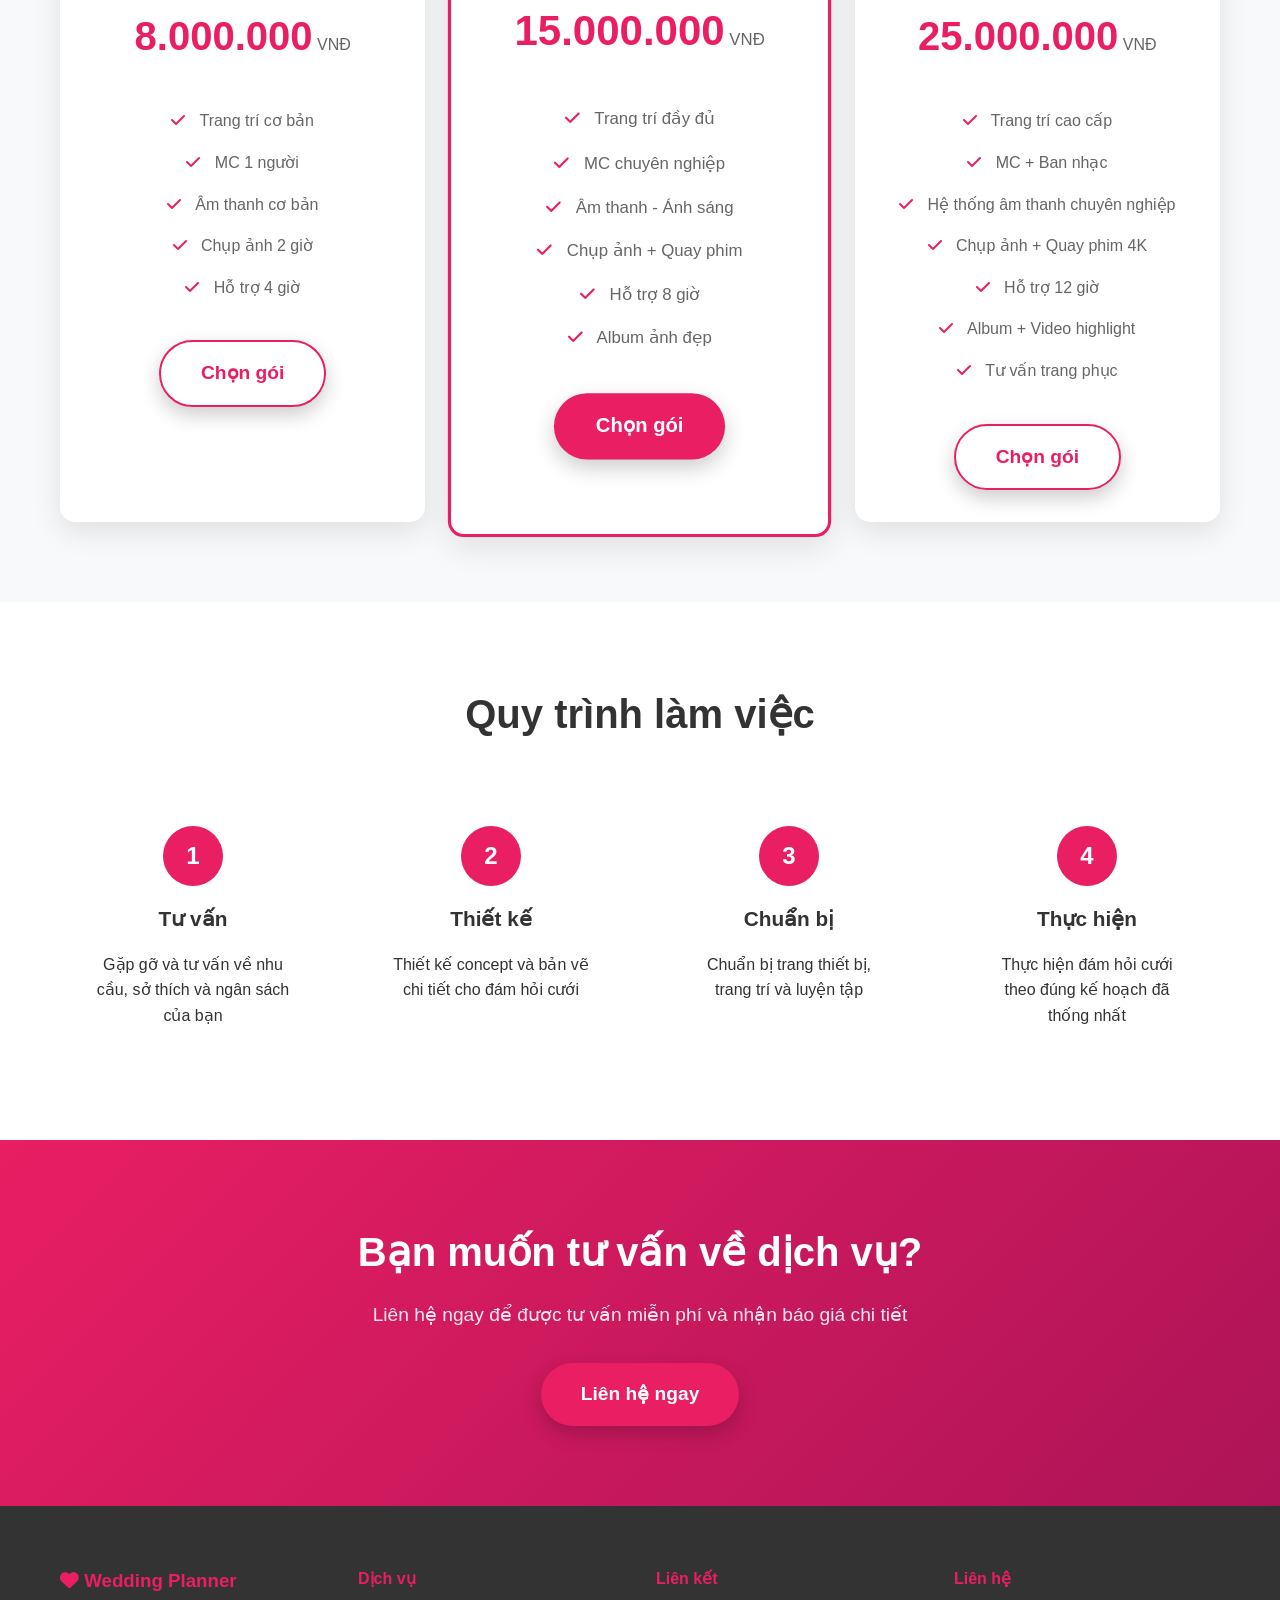
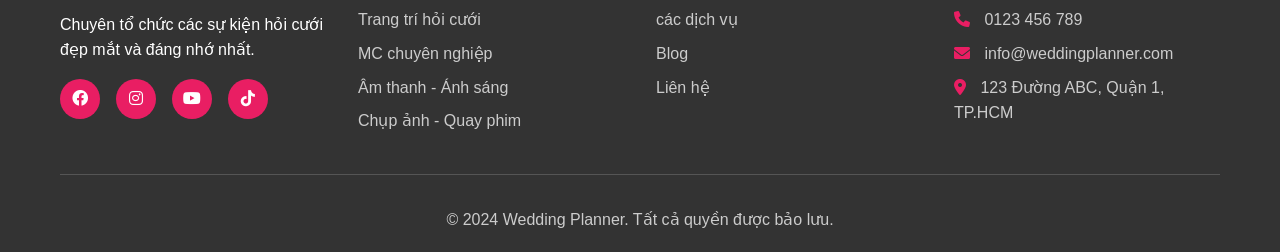
<file: thklan2/services.html>
<!DOCTYPE html>
<html lang="vi">
  <head>
    <meta charset="UTF-8" />
    <meta name="viewport" content="width=device-width, initial-scale=1.0" />
    <title>Dịch vụ Hỏi cưới - Wedding Planner</title>
    <link rel="stylesheet" href="css/services.css" />
    <link
      href="https://cdnjs.cloudflare.com/ajax/libs/font-awesome/6.0.0/css/all.min.css"
      rel="stylesheet"
    />
  </head>
  <body>
    <!-- Header -->
    <header class="header">
      <nav class="navbar">
        <div class="nav-container">
          <div class="nav-logo">
            <h2><i class="fas fa-heart"></i> Wedding Planner</h2>
          </div>
          <ul class="nav-menu">
            <li class="nav-item">
              <a href="index.html" class="nav-link">Trang chủ</a>
            </li>
            <li class="nav-item">
              <a href="services.html" class="nav-link active">Dịch vụ</a>
            </li>

            <li class="nav-item">
              <a href="blog.html" class="nav-link">Blog</a>
            </li>
            <li class="nav-item">
              <a href="contact.html" class="nav-link">Liên hệ</a>
            </li>
          </ul>
          <div class="hamburger">
            <span class="bar"></span>
            <span class="bar"></span>
            <span class="bar"></span>
          </div>
        </div>
      </nav>
    </header>

    <!-- Page Header -->
    <section class="page-header">
      <div class="container">
        <h1>Dịch vụ của chúng tôi</h1>
        <p>Chúng tôi cung cấp đầy đủ các dịch vụ cho đám hỏi cưới hoàn hảo</p>
      </div>
    </section>

    <!-- Services Section -->
    <section class="services-detail">
      <div class="container">
        <!-- Service 1: Trang trí hỏi cưới -->
        <div class="service-item">
          <div class="service-content">
            <div class="service-icon">
              <i class="fas fa-ring"></i>
            </div>
            <h2>Trang trí hỏi cưới</h2>
            <p>
              Chúng tôi chuyên thiết kế và trang trí không gian hỏi cưới theo
              phong cách riêng của bạn. Từ phong cách truyền thống đến hiện đại,
              chúng tôi sẽ tạo ra không gian lý tưởng cho ngày trọng đại.
            </p>
            <ul class="service-features">
              <li><i class="fas fa-check"></i> Thiết kế backdrop đẹp mắt</li>
              <li>
                <i class="fas fa-check"></i> Trang trí bàn tiệc sang trọng
              </li>
              <li><i class="fas fa-check"></i> Hoa tươi cao cấp</li>
              <li><i class="fas fa-check"></i> Đèn trang trí chuyên nghiệp</li>
              <li><i class="fas fa-check"></i> Phong cách theo yêu cầu</li>
            </ul>
            <div class="service-price">
              <span class="price">Từ 5.000.000 VNĐ</span>
            </div>
          </div>
          <div class="service-image">
            <img src="images/service-decoration.jpg" alt="Trang trí hỏi cưới" />
          </div>
        </div>

        <!-- Service 2: MC chuyên nghiệp -->
        <div class="service-item reverse">
          <div class="service-content">
            <div class="service-icon">
              <i class="fas fa-microphone"></i>
            </div>
            <h2>MC chuyên nghiệp</h2>
            <p>
              Đội ngũ MC giàu kinh nghiệm sẽ tạo không khí vui vẻ và ấm cúng cho
              buổi lễ. Chúng tôi có MC chuyên về các phong cách khác nhau để phù
              hợp với sở thích của bạn.
            </p>
            <ul class="service-features">
              <li><i class="fas fa-check"></i> MC kinh nghiệm 5+ năm</li>
              <li><i class="fas fa-check"></i> Kịch bản cá nhân hóa</li>
              <li><i class="fas fa-check"></i> Tương tác với khách mời</li>
              <li><i class="fas fa-check"></i> Hỗ trợ luyện tập trước</li>
              <li><i class="fas fa-check"></i> Phong cách MC đa dạng</li>
            </ul>
            <div class="service-price">
              <span class="price">Từ 2.000.000 VNĐ</span>
            </div>
          </div>
          <div class="service-image">
            <img src="images/service-mc.jpg" alt="MC chuyên nghiệp" />
          </div>
        </div>

        <!-- Service 3: Âm thanh - Ánh sáng -->
        <div class="service-item">
          <div class="service-content">
            <div class="service-icon">
              <i class="fas fa-music"></i>
            </div>
            <h2>Âm thanh - Ánh sáng</h2>
            <p>
              Hệ thống âm thanh chất lượng cao và ánh sáng chuyên nghiệp sẽ tạo
              nên không gian hoàn hảo cho đám hỏi cưới của bạn.
            </p>
            <ul class="service-features">
              <li><i class="fas fa-check"></i> Hệ thống loa chuyên nghiệp</li>
              <li><i class="fas fa-check"></i> Micro không dây cao cấp</li>
              <li><i class="fas fa-check"></i> Đèn LED đa màu</li>
              <li><i class="fas fa-check"></i> Máy chiếu HD</li>
              <li><i class="fas fa-check"></i> Kỹ thuật viên hỗ trợ</li>
            </ul>
            <div class="service-price">
              <span class="price">Từ 3.000.000 VNĐ</span>
            </div>
          </div>
          <div class="service-image">
            <img src="images/service-sound.jpg" alt="Âm thanh - Ánh sáng" />
          </div>
        </div>

        <!-- Service 4: Chụp ảnh - Quay phim -->
        <div class="service-item reverse">
          <div class="service-content">
            <div class="service-icon">
              <i class="fas fa-camera"></i>
            </div>
            <h2>Chụp ảnh - Quay phim</h2>
            <p>
              Ghi lại những khoảnh khắc đẹp nhất trong ngày trọng đại với đội
              ngũ nhiếp ảnh gia và quay phim chuyên nghiệp.
            </p>
            <ul class="service-features">
              <li><i class="fas fa-check"></i> Nhiếp ảnh gia chuyên nghiệp</li>
              <li><i class="fas fa-check"></i> Máy ảnh cao cấp</li>
              <li><i class="fas fa-check"></i> Quay phim 4K</li>
              <li><i class="fas fa-check"></i> Chỉnh sửa hậu kỳ</li>
              <li><i class="fas fa-check"></i> Album ảnh đẹp</li>
            </ul>
            <div class="service-price">
              <span class="price">Từ 4.000.000 VNĐ</span>
            </div>
          </div>
          <div class="service-image">
            <img src="images/service-photo.jpg" alt="Chụp ảnh - Quay phim" />
          </div>
        </div>
      </div>
    </section>

    <!-- Pricing Packages -->
    <section class="pricing-packages">
      <div class="container">
        <h2 class="section-title">Gói dịch vụ</h2>
        <div class="packages-grid">
          <div class="package-card">
            <div class="package-header">
              <h3>Gói Cơ bản</h3>
              <div class="package-price">
                <span class="price">8.000.000</span>
                <span class="currency">VNĐ</span>
              </div>
            </div>
            <ul class="package-features">
              <li><i class="fas fa-check"></i> Trang trí cơ bản</li>
              <li><i class="fas fa-check"></i> MC 1 người</li>
              <li><i class="fas fa-check"></i> Âm thanh cơ bản</li>
              <li><i class="fas fa-check"></i> Chụp ảnh 2 giờ</li>
              <li><i class="fas fa-check"></i> Hỗ trợ 4 giờ</li>
            </ul>
            <a href="contact.html" class="btn btn-outline">Chọn gói</a>
          </div>

          <div class="package-card featured">
            <div class="package-badge">Phổ biến</div>
            <div class="package-header">
              <h3>Gói Tiêu chuẩn</h3>
              <div class="package-price">
                <span class="price">15.000.000</span>
                <span class="currency">VNĐ</span>
              </div>
            </div>
            <ul class="package-features">
              <li><i class="fas fa-check"></i> Trang trí đầy đủ</li>
              <li><i class="fas fa-check"></i> MC chuyên nghiệp</li>
              <li><i class="fas fa-check"></i> Âm thanh - Ánh sáng</li>
              <li><i class="fas fa-check"></i> Chụp ảnh + Quay phim</li>
              <li><i class="fas fa-check"></i> Hỗ trợ 8 giờ</li>
              <li><i class="fas fa-check"></i> Album ảnh đẹp</li>
            </ul>
            <a href="contact.html" class="btn btn-primary">Chọn gói</a>
          </div>

          <div class="package-card">
            <div class="package-header">
              <h3>Gói Cao cấp</h3>
              <div class="package-price">
                <span class="price">25.000.000</span>
                <span class="currency">VNĐ</span>
              </div>
            </div>
            <ul class="package-features">
              <li><i class="fas fa-check"></i> Trang trí cao cấp</li>
              <li><i class="fas fa-check"></i> MC + Ban nhạc</li>
              <li>
                <i class="fas fa-check"></i> Hệ thống âm thanh chuyên nghiệp
              </li>
              <li><i class="fas fa-check"></i> Chụp ảnh + Quay phim 4K</li>
              <li><i class="fas fa-check"></i> Hỗ trợ 12 giờ</li>
              <li><i class="fas fa-check"></i> Album + Video highlight</li>
              <li><i class="fas fa-check"></i> Tư vấn trang phục</li>
            </ul>
            <a href="contact.html" class="btn btn-outline">Chọn gói</a>
          </div>
        </div>
      </div>
    </section>

    <!-- Process Section -->
    <section class="process-section">
      <div class="container">
        <h2 class="section-title">Quy trình làm việc</h2>
        <div class="process-steps">
          <div class="step">
            <div class="step-number">1</div>
            <h3>Tư vấn</h3>
            <p>Gặp gỡ và tư vấn về nhu cầu, sở thích và ngân sách của bạn</p>
          </div>
          <div class="step">
            <div class="step-number">2</div>
            <h3>Thiết kế</h3>
            <p>Thiết kế concept và bản vẽ chi tiết cho đám hỏi cưới</p>
          </div>
          <div class="step">
            <div class="step-number">3</div>
            <h3>Chuẩn bị</h3>
            <p>Chuẩn bị trang thiết bị, trang trí và luyện tập</p>
          </div>
          <div class="step">
            <div class="step-number">4</div>
            <h3>Thực hiện</h3>
            <p>Thực hiện đám hỏi cưới theo đúng kế hoạch đã thống nhất</p>
          </div>
        </div>
      </div>
    </section>

    <!-- CTA Section -->
    <section class="cta">
      <div class="container">
        <div class="cta-content">
          <h2>Bạn muốn tư vấn về dịch vụ?</h2>
          <p>Liên hệ ngay để được tư vấn miễn phí và nhận báo giá chi tiết</p>
          <a href="contact.html" class="btn btn-primary">Liên hệ ngay</a>
        </div>
      </div>
    </section>

    <!-- Footer -->
    <footer class="footer">
      <div class="container">
        <div class="footer-content">
          <div class="footer-section">
            <h3><i class="fas fa-heart"></i> Wedding Planner</h3>
            <p>Chuyên tổ chức các sự kiện hỏi cưới đẹp mắt và đáng nhớ nhất.</p>
            <div class="social-links">
              <a href="#"><i class="fab fa-facebook"></i></a>
              <a href="#"><i class="fab fa-instagram"></i></a>
              <a href="#"><i class="fab fa-youtube"></i></a>
              <a href="#"><i class="fab fa-tiktok"></i></a>
            </div>
          </div>
          <div class="footer-section">
            <h4>Dịch vụ</h4>
            <ul>
              <li><a href="services.html">Trang trí hỏi cưới</a></li>
              <li><a href="services.html">MC chuyên nghiệp</a></li>
              <li><a href="services.html">Âm thanh - Ánh sáng</a></li>
              <li><a href="services.html">Chụp ảnh - Quay phim</a></li>
            </ul>
          </div>
          <div class="footer-section">
            <h4>Liên kết</h4>
            <ul>
              <li><a href="services.html">các dịch vụ</a></li>
              <li><a href="blog.html">Blog</a></li>
              <li><a href="contact.html">Liên hệ</a></li>
            </ul>
          </div>
          <div class="footer-section">
            <h4>Liên hệ</h4>
            <div class="contact-info">
              <p><i class="fas fa-phone"></i> 0123 456 789</p>
              <p><i class="fas fa-envelope"></i> info@weddingplanner.com</p>
              <p>
                <i class="fas fa-map-marker-alt"></i> 123 Đường ABC, Quận 1,
                TP.HCM
              </p>
            </div>
          </div>
        </div>
        <div class="footer-bottom">
          <p>&copy; 2024 Wedding Planner. Tất cả quyền được bảo lưu.</p>
        </div>
      </div>
    </footer>

    <script src="js/script.js"></script>
  </body>
</html>
</file>
<file: css/index.css>
/* =================================================== */
/* 3. Trang chủ (index.html)                           */
/* =================================================== */
.hero {
  background: linear-gradient(135deg, #667eea 0%, #764ba2 100%);
  min-height: 100vh;
  display: flex;
  justify-content: center;
  align-items: center;
  padding: 20px;
  box-sizing: border-box;
}
.hero-content-wrapper {
  position: relative;
  width: calc(100% - 180px);
  max-width: 1200px;
  min-height: 600px;
  aspect-ratio: 16/9;
  border-radius: 20px;
  overflow: hidden;
  box-shadow: 0 25px 60px rgba(0, 0, 0, 0.5);
  display: grid;
  place-items: center;
}
.hero-image {
  grid-area: 1/1;
  width: 100%;
  height: 100%;
  position: relative;
  z-index: 0;
}
.hero-image img {
  width: 100%;
  height: 100%;
  object-fit: cover;
  display: block;
}
.hero-image::before {
  content: "";
  position: absolute;
  top: 0;
  left: 0;
  width: 100%;
  height: 100%;
  background: rgba(0, 0, 0, 0.45);
  z-index: 1;
}
.hero-content {
  grid-area: 1/1;
  color: #fff;
  z-index: 2;
  display: flex;
  flex-direction: column;
  justify-content: center;
  align-items: center;
  text-align: center;
  padding: 30px;
  max-width: 80%;
}
.hero h1 {
  font-size: 5.6rem; /* SỬA: 56px */
  margin-bottom: 1.5rem;
  line-height: 1.2;
  text-shadow: 2px 2px 4px rgba(0, 0, 0, 0.8);
  font-weight: 700;
}
.hero p {
  font-size: 1.9rem; /* SỬA: 19px */
  max-width: 700px;
  margin-bottom: 2.5rem;
  text-shadow: 1px 1px 3px rgba(0, 0, 0, 0.7);
  font-weight: 400;
}
.hero-buttons {
  display: flex;
  gap: 1.5rem;
  justify-content: center;
}
.services-preview {
  padding: 60px 0;
  background: #f8f9fa;
}
.services-grid {
  display: grid;
  grid-template-columns: repeat(auto-fit, minmax(250px, 1fr));
  gap: 2rem;
}
.service-card {
  background: #fff;
  padding: 2rem;
  border-radius: 15px;
  text-align: center;
  box-shadow: 0 10px 30px rgba(0, 0, 0, 0.1);
  transition: transform 0.3s;
}
.service-card:hover {
  transform: translateY(-10px);
}
.service-icon {
  font-size: 4.8rem; /* SỬA: 48px */
  color: #e91e63;
  margin-bottom: 1rem;
}
.service-card h3 {
  font-size: 2.1rem; /* SỬA: 21px */
  margin-bottom: 1rem;
  color: #333;
}
.why-choose {
  padding: 60px 0;
}
.features-grid {
  display: grid;
  grid-template-columns: repeat(auto-fit, minmax(250px, 1fr));
  gap: 2rem;
}
.feature {
  text-align: center;
  padding: 2rem;
}
.feature i {
  font-size: 4.8rem; /* SỬA: 48px */
  color: #e91e63;
  margin-bottom: 1rem;
}
.feature h3 {
  font-size: 2.1rem; /* SỬA: 21px */
  margin-bottom: 1rem;
  color: #333;
}
.testimonials {
  padding: 60px 0;
  background: #f8f9fa;
}
.testimonials-grid {
  display: grid;
  grid-template-columns: repeat(auto-fit, minmax(350px, 1fr));
  gap: 2rem;
}
.testimonial {
  background: #fff;
  padding: 2rem;
  border-radius: 15px;
  box-shadow: 0 10px 30px rgba(0, 0, 0, 0.1);
}
.testimonial-content p {
  font-style: italic;
  font-size: 1.8rem; /* SỬA: 18px */
  margin-bottom: 1.5rem;
  color: #666;
}
.testimonial-author {
  display: flex;
  align-items: center;
  gap: 1rem;
}
.testimonial-author img {
  width: 60px;
  height: 60px;
  border-radius: 50%;
  object-fit: cover;
}
.author-info h4 {
  color: #333;
  margin-bottom: 0.5rem;
}
.author-info span {
  color: #e91e63;
  font-size: 1.4rem; /* SỬA: 14px */
}
</file>
<file: css/base.css>
/* =================================================== */
/* 1. Base, Header, Nav, Buttons, Containers (Dùng chung) */
/* =================================================== */
* {
  margin: 0;
  padding: 0;
  box-sizing: border-box;
}
html {
  /* SỬA: Đặt 1rem = 10px (62.5% của 16px) */
  font-size: 62.5%;
  scroll-behavior: smooth;
}
body {
  font-family: "Segoe UI", Tahoma, Geneva, Verdana, sans-serif;
  line-height: 1.6;
  color: #333;
  overflow-x: hidden;
  /* SỬA: Đặt font-size chuẩn (16px) cho body */
  font-size: 1.6rem;
}
.container {
  max-width: 1200px;
  margin: 0 auto;
  padding: 0 20px;
}
.btn {
  padding: 14px 35px;
  border: none;
  border-radius: 50px;
  text-decoration: none;
  font-weight: 600;
  transition: all 0.3s ease;
  display: inline-block;
  font-size: 1.6rem; /* SỬA: 16px */
  box-shadow: 0 8px 20px rgba(0, 0, 0, 0.15);
}
.btn-primary {
  background: #e91e63;
  color: #fff;
}
.btn-primary:hover {
  background: #c2185b;
  transform: translateY(-3px) scale(1.02);
  box-shadow: 0 12px 25px rgba(0, 0, 0, 0.25);
}
.btn-secondary {
  background: transparent;
  color: #fff;
  border: 2px solid #fff;
}
.btn-secondary:hover {
  background: #fff;
  color: #667eea;
  transform: translateY(-3px) scale(1.02);
  box-shadow: 0 12px 25px rgba(0, 0, 0, 0.25);
}
.btn-outline {
  background: transparent;
  color: #e91e63;
  border: 2px solid #e91e63;
}
.btn-outline:hover {
  background: #e91e63;
  color: #fff;
}
.page-header {
  background: linear-gradient(135deg, #667eea 0%, #764ba2 100%);
  color: #fff;
  padding: 100px 0 60px;
  text-align: center;
}
.page-header h1 {
  font-size: 4.5rem; /* SỬA: 45px */
  margin-bottom: 1rem;
}
.page-header p {
  font-size: 1.8rem; /* SỬA: 18px */
  opacity: 0.9;
}
.section-title {
  text-align: center;
  font-size: 3.5rem; /* SỬA: 35px */
  margin-bottom: 3rem;
  color: #333;
}
.header {
  background: #fff;
  box-shadow: 0 2px 10px rgba(0, 0, 0, 0.1);
  position: fixed;
  width: 100%;
  top: 0;
  z-index: 1000;
}
.navbar {
  padding: 1rem 0;
}
.nav-container {
  max-width: 1200px;
  margin: 0 auto;
  padding: 0 20px;
  display: flex;
  justify-content: space-between;
  align-items: center;
}
.nav-logo h2 {
  color: #e91e63;
  font-size: 2.4rem; /* SỬA: 24px */
}
.nav-logo i {
  margin-right: 10px;
}
.nav-menu {
  display: flex;
  list-style: none;
  gap: 3.2rem; /* SỬA: 32px */
}
.nav-link {
  text-decoration: none;
  color: #333;
  font-weight: 500;
  transition: color 0.3s;
}
.nav-link:hover,
.nav-link.active {
  color: #e91e63;
}
.hamburger {
  display: none;
  flex-direction: column;
  cursor: pointer;
}
.bar {
  width: 25px;
  height: 3px;
  background: #333;
  margin: 3px 0;
  transition: 0.3s;
}

/* =================================================== */
/* 2. Footer & CTA (Dùng chung)                        */
/* =================================================== */
.cta {
  background: linear-gradient(135deg, #e91e63 0%, #ad1457 100%);
  color: #fff;
  padding: 60px 0;
  text-align: center;
}
.cta-content h2 {
  font-size: 3.2rem; /* SỬA: 32px */
  margin-bottom: 1rem;
}
.cta-content p {
  font-size: 1.8rem; /* SỬA: 18px */
  margin-bottom: 2rem;
  opacity: 0.9;
}
.cta-buttons {
  display: flex;
  gap: 1rem;
  justify-content: center;
  flex-wrap: wrap;
}
.footer {
  background: #333;
  color: #fff;
  padding: 60px 0 20px;
}
.footer-content {
  display: grid;
  grid-template-columns: repeat(auto-fit, minmax(250px, 1fr));
  gap: 2rem;
  margin-bottom: 2rem;
}
.footer-section h3,
.footer-section h4 {
  margin-bottom: 1rem;
  color: #e91e63;
}
.footer-section ul {
  list-style: none;
}
.footer-section ul li {
  margin-bottom: 0.5rem;
}
.footer-section ul li a {
  color: #ccc;
  text-decoration: none;
  transition: color 0.3s;
}
.footer-section ul li a:hover {
  color: #e91e63;
}
.social-links {
  display: flex;
  gap: 1rem;
  margin-top: 1rem;
}
.social-links a {
  display: inline-block;
  width: 40px;
  height: 40px;
  background: #e91e63;
  color: #fff;
  text-align: center;
  line-height: 40px;
  border-radius: 50%;
  transition: background 0.3s;
}
.social-links a:hover {
  background: #ad1457;
}
.footer .contact-info p {
  margin-bottom: 0.5rem;
  color: #ccc;
  background: transparent;
  padding: 0;
  border: none;
  box-shadow: none;
}
.footer .contact-info i {
  margin-right: 10px;
  color: #e91e63;
}
.footer .contact-info {
  background: transparent !important;
  padding: 0 !important;
  box-shadow: none !important;
  border: none !important;
}
.footer-bottom {
  text-align: center;
  padding-top: 2rem;
  border-top: 1px solid #555;
  color: #ccc;
}
</file>
<file: css/Responsive.css>
/* =================================================== */
/* 7. Responsive (Chung cho tất cả)                    */
/* =================================================== */
@media (max-width: 1024px) {
  .hero-content-wrapper {
    width: calc(100% - 160px);
    min-height: 450px;
  }
  .hero h1 {
    font-size: 4.8rem; /* SỬA: 48px */
  }
  .hero p {
    font-size: 1.8rem; /* SỬA: 18px */
  }
  .btn {
    padding: 14px 35px;
    font-size: 1.6rem; /* SỬA: 16px */
  }
}

@media (max-width: 768px) {
  .section-title {
    font-size: 2.9rem; /* SỬA: 29px */
    margin-bottom: 2rem;
  }
  .page-header h1 {
    font-size: 3.5rem; /* SỬA: 35px */
  }
  .page-header p {
    font-size: 1.6rem; /* SỬA: 16px */
  }
  .cta-content h2 {
    font-size: 2.9rem; /* SỬA: 29px */
  }
  .cta-content p {
    font-size: 1.6rem; /* SỬA: 16px */
  }
  .hamburger {
    display: flex;
  }
  .nav-menu {
    position: fixed;
    left: -100%;
    /* SỬA: 64px (chiều cao .navbar) */
    top: 64px;
    flex-direction: column;
    background: #fff;
    width: 100%;
    height: calc(100vh - 64px);
    text-align: center;
    transition: 0.3s;
    box-shadow: 0 10px 27px rgba(0, 0, 0, 0.05);
    padding: 1rem 0;
  }
  .nav-menu.active {
    left: 0;
  }
  .nav-menu .nav-item {
    margin: 0.5rem 0;
  }
  .nav-link {
    font-size: 1.8rem; /* SỬA: 18px */
    padding: 0.5rem;
  }
  .hero-content-wrapper {
    width: calc(100% - 80px);
    min-height: 350px;
    aspect-ratio: auto;
  }
  .hero h1 {
    font-size: 3.5rem; /* SỬA: 35px */
    margin-bottom: 1rem;
  }
  .hero p {
    font-size: 1.6rem; /* SỬA: 16px */
    margin-bottom: 2rem;
  }
  .btn {
    padding: 12px 30px;
    font-size: 1.4rem; /* SỬA: 14px */
  }
  .service-item,
  .service-item.reverse {
    flex-direction: column;
  }
  .service-content h2 {
    font-size: 2.9rem; /* SỬA: 29px */
  }
  .featured-content {
    flex-direction: column;
    gap: 1.5rem;
  }
  .featured-text h2 {
    font-size: 2.4rem; /* SỬA: 24px */
  }
  .newsletter-content {
    flex-direction: column;
  }
  .newsletter-form {
    flex-direction: column;
    width: 100%;
  }
  .contact-content {
    grid-template-columns: 1fr;
  }
  .form-row {
    grid-template-columns: 1fr;
  }
}

@media (max-width: 480px) {
  html {
    /* SỬA: Thu nhỏ base font xuống 1rem = 8.75px */
    font-size: 54.6875%; /* 62.5% * 0.875 */
  }
  .container {
    padding: 0 15px;
  }
  .services-preview,
  .why-choose,
  .testimonials,
  .services-detail,
  .pricing-packages,
  .process-section,
  .featured-article,
  .blog-grid,
  .newsletter,
  .contact-info,
  .contact-form-map,
  .faq-section,
  .social-media,
  .cta {
    padding: 40px 0;
  }
  .hero {
    padding: 20px 15px;
  }
  .hero-content-wrapper {
    width: calc(100% - 40px);
    min-height: 280px;
    border-radius: 15px;
  }
  .hero-content {
    padding: 20px;
  }
  .hero h1 {
    font-size: 2.9rem; /* SỬA: ~25px */
  }
  .hero p {
    font-size: 1.5rem; /* SỬA: ~13px */
  }
  .btn {
    padding: 10px 25px;
    font-size: 1.4rem; /* SỬA: ~12px */
  }
  .hero-buttons {
    flex-direction: column;
  }
  .testimonials-grid {
    grid-template-columns: 1fr;
  }
  .package-card {
    padding: 1.5rem;
  }
  .package-card.featured {
    transform: scale(1);
  }
  .blog-posts {
    grid-template-columns: 1fr;
  }
}
</file>
<file: css/blog.css>
/* =================================================== */
/* 5. Trang Blog (blog.html)                           */
/* =================================================== */
.blog-categories .btn-primary,
.newsletter-form .btn-primary {
  color: #e91e63;
  background: #fff;
}
.blog-categories .btn-primary:hover,
.newsletter-form .btn-primary:hover {
  background: #f0f0f0;
  color: #c2185b;
}
.featured-article {
  padding: 60px 0;
  background: #f8f9fa;
}
.featured-content {
  display: flex;
  align-items: center;
  gap: 3rem;
  background: #fff;
  border-radius: 15px;
  padding: 2rem;
  box-shadow: 0 15px 35px rgba(0, 0, 0, 0.1);
}
.featured-image {
  flex: 1;
  position: relative;
}
.featured-image img {
  width: 100%;
  height: 300px;
  object-fit: cover;
  border-radius: 10px;
}
.article-category {
  position: absolute;
  top: 1rem;
  left: 1rem;
  background: #e91e63;
  color: #fff;
  padding: 0.5rem 1rem;
  border-radius: 20px;
  font-size: 1.4rem; /* SỬA: 14px */
  font-weight: 700;
}
.featured-text {
  flex: 1;
}
.featured-text h2 {
  font-size: 2.9rem; /* SỬA: 29px */
  margin-bottom: 1rem;
  color: #333;
}
.article-meta {
  color: #666;
  margin-bottom: 1rem;
  font-size: 1.4rem; /* SỬA: 14px */
}
.article-meta i {
  margin-right: 0.5rem;
  color: #e91e63;
}
.article-excerpt {
  color: #666;
  line-height: 1.8;
  margin-bottom: 1.5rem;
}
.blog-categories {
  padding: 40px 0;
  background: #fff;
}
.category-buttons {
  display: flex;
  justify-content: center;
  gap: 1rem;
  flex-wrap: wrap;
}
.category-btn {
  padding: 10px 20px;
  border: 2px solid #e91e63;
  background: transparent;
  color: #e91e63;
  border-radius: 25px;
  cursor: pointer;
  transition: all 0.3s;
  font-weight: 500;
}
.category-btn:hover,
.category-btn.active {
  background: #e91e63;
  color: #fff;
}
.blog-grid {
  padding: 60px 0;
}
.blog-posts {
  display: grid;
  grid-template-columns: repeat(auto-fit, minmax(320px, 1fr));
  gap: 2rem;
  margin-bottom: 3rem;
}
.blog-post {
  background: #fff;
  border-radius: 15px;
  overflow: hidden;
  box-shadow: 0 10px 30px rgba(0, 0, 0, 0.1);
  transition: transform 0.3s;
}
.blog-post:hover {
  transform: translateY(-5px);
}
.post-image {
  position: relative;
  overflow: hidden;
}
.post-image img {
  width: 100%;
  height: 200px;
  object-fit: cover;
  transition: transform 0.3s;
}
.blog-post:hover .post-image img {
  transform: scale(1.1);
}
.post-category {
  position: absolute;
  top: 1rem;
  left: 1rem;
  background: #e91e63;
  color: #fff;
  padding: 0.3rem 0.8rem;
  border-radius: 15px;
  font-size: 1.3rem; /* SỬA: 13px */
  font-weight: 700;
}
.post-content {
  padding: 1.5rem;
}
.post-content h3 {
  font-size: 1.9rem; /* SỬA: 19px */
  margin-bottom: 1rem;
  color: #333;
  line-height: 1.4;
}
.post-meta {
  color: #666;
  margin-bottom: 1rem;
  font-size: 1.4rem; /* SỬA: 14px */
}
.post-meta i {
  margin-right: 0.5rem;
  color: #e91e63;
}
.post-excerpt {
  color: #666;
  line-height: 1.6;
  margin-bottom: 1rem;
}
.read-more {
  color: #e91e63;
  text-decoration: none;
  font-weight: 700;
  transition: color 0.3s;
}
.read-more:hover {
  color: #c2185b;
}
.read-more i {
  margin-left: 0.5rem;
  transition: transform 0.3s;
}
.read-more:hover i {
  transform: translateX(3px);
}
.load-more {
  text-align: center;
}
.newsletter {
  padding: 60px 0;
  background: linear-gradient(135deg, #e91e63 0%, #ad1457 100%);
  color: #fff;
}
.newsletter-content {
  display: flex;
  align-items: center;
  gap: 3rem;
}
.newsletter-text {
  flex: 1;
}
.newsletter-text h2 {
  font-size: 2.9rem; /* SỬA: 29px */
  margin-bottom: 1rem;
}
.newsletter-text p {
  opacity: 0.9;
}
.newsletter-form {
  flex: 1;
  display: flex;
  gap: 1rem;
}
.newsletter-form input {
  flex: 1;
  padding: 12px 20px;
  border: none;
  border-radius: 25px;
  font-size: 1.6rem; /* SỬA: 16px */
}
.newsletter-form button {
  padding: 12px 30px;
  border: none;
  border-radius: 25px;
  font-weight: 700;
  cursor: pointer;
  transition: all 0.3s;
}
.popular-tags {
  padding: 40px 0;
  background: #f8f9fa;
}
.popular-tags h3 {
  text-align: center;
  margin-bottom: 2rem;
  color: #333;
}
.tags {
  display: flex;
  justify-content: center;
  gap: 1rem;
  flex-wrap: wrap;
}
.tag {
  background: #fff;
  color: #e91e63;
  padding: 0.5rem 1rem;
  border-radius: 20px;
  text-decoration: none;
  font-size: 1.4rem; /* SỬA: 14px */
  transition: all 0.3s;
  border: 1px solid #e91e63;
}
.tag:hover {
  background: #e91e63;
  color: #fff;
}
</file>
<file: css/contact.css>
/* =================================================== */
/* 6. Trang Liên hệ (contact.html)                     */
/* =================================================== */
.contact-info {
  padding: 60px 0;
  background: #f8f9fa;
}
.contact-grid {
  display: grid;
  grid-template-columns: repeat(auto-fit, minmax(250px, 1fr));
  gap: 2rem;
}
.contact-item {
  background: #fff;
  padding: 2rem;
  border-radius: 15px;
  text-align: center;
  box-shadow: 0 10px 30px rgba(0, 0, 0, 0.1);
  transition: transform 0.3s;
}
.contact-item:hover {
  transform: translateY(-5px);
}
.contact-icon {
  font-size: 4rem; /* SỬA: 40px */
  color: #e91e63;
  margin-bottom: 1rem;
}
.contact-item h3 {
  font-size: 1.9rem; /* SỬA: 19px */
  margin-bottom: 1rem;
  color: #333;
}
.contact-item p {
  color: #666;
  margin-bottom: 0.5rem;
}
.contact-form-map {
  padding: 60px 0;
}
.contact-content {
  display: grid;
  grid-template-columns: 1fr 1fr;
  gap: 3rem;
}
.contact-form-section h2 {
  font-size: 2.9rem; /* SỬA: 29px */
  margin-bottom: 1rem;
  color: #333;
}
.contact-form-section p {
  color: #666;
  margin-bottom: 2rem;
}
.contact-form {
  background: #fff;
  padding: 2rem;
  border-radius: 15px;
  box-shadow: 0 10px 30px rgba(0, 0, 0, 0.1);
}
.form-row {
  display: grid;
  grid-template-columns: 1fr 1fr;
  gap: 1rem;
  margin-bottom: 1rem;
}
.form-group {
  margin-bottom: 1rem;
}
.form-group label {
  display: block;
  margin-bottom: 0.5rem;
  color: #333;
  font-weight: 500;
}
.form-group input,
.form-group select,
.form-group textarea {
  width: 100%;
  padding: 12px 15px;
  border: 2px solid #e0e0e0;
  border-radius: 8px;
  font-size: 1.6rem; /* SỬA: 16px */
  transition: border-color 0.3s;
}
.form-group input:focus,
.form-group select:focus,
.form-group textarea:focus {
  outline: none;
  border-color: #e91e63;
}
.checkbox-group {
  display: flex;
  align-items: flex-start;
  gap: 0.5rem;
}
.checkbox-label {
  display: flex;
  align-items: flex-start;
  gap: 0.5rem;
  cursor: pointer;
  color: #666;
  font-size: 1.4rem; /* SỬA: 14px */
  line-height: 1.4;
}
.checkbox-label input[type="checkbox"] {
  width: auto;
  margin: 0;
}
.map-section h2 {
  font-size: 2.9rem; /* SỬA: 29px */
  margin-bottom: 1rem;
  color: #333;
}
.map-container {
  border-radius: 15px;
  overflow: hidden;
  box-shadow: 0 10px 30px rgba(0, 0, 0, 0.1);
  margin-bottom: 1rem;
}
.map-info {
  background: #fff;
  padding: 1rem;
  border-radius: 10px;
  box-shadow: 0 5px 15px rgba(0, 0, 0, 0.1);
}
.map-info p {
  color: #666;
  margin-bottom: 0.5rem;
}
.map-info i {
  color: #e91e63;
  margin-right: 0.5rem;
}
.faq-section {
  padding: 60px 0;
  background: #f8f9fa;
}
.faq-container {
  max-width: 800px;
  margin: 0 auto;
}
.faq-item {
  background: #fff;
  margin-bottom: 1rem;
  border-radius: 10px;
  overflow: hidden;
  box-shadow: 0 5px 15px rgba(0, 0, 0, 0.1);
}
.faq-question {
  padding: 1.5rem;
  cursor: pointer;
  display: flex;
  justify-content: space-between;
  align-items: center;
  transition: background 0.3s;
}
.faq-question:hover {
  background: #f8f9fa;
}
.faq-question h3 {
  font-size: 1.8rem; /* SỬA: 18px */
  color: #333;
  margin: 0;
}
.faq-question i {
  color: #e91e63;
  transition: transform 0.3s;
}
.faq-item.active .faq-question i {
  transform: rotate(180deg);
}
.faq-answer {
  max-height: 0;
  overflow: hidden;
  transition: max-height 0.3s ease;
}
.faq-answer p {
  padding: 0 1.5rem 1.5rem;
  color: #666;
  line-height: 1.6;
  margin: 0;
}
.social-media {
  padding: 60px 0;
  background: #fff;
}
.social-media .section-title {
  margin-bottom: 1rem;
}
.social-media p {
  text-align: center;
  color: #666;
  margin-bottom: 3rem;
}
.social-media .social-links {
  display: flex;
  justify-content: center;
  gap: 2rem;
  flex-wrap: wrap;
}
.social-link {
  display: flex;
  flex-direction: column;
  align-items: center;
  gap: 0.5rem;
  padding: 1.5rem;
  background: #fff;
  border-radius: 15px;
  text-decoration: none;
  color: #333;
  box-shadow: 0 10px 30px rgba(0, 0, 0, 0.1);
  transition: all 0.3s;
  min-width: 120px;
}
.social-link:hover {
  transform: translateY(-5px);
}
.social-link.facebook:hover {
  background: #3b5998;
  color: #fff;
}
.social-link.instagram:hover {
  background: #e4405f;
  color: #fff;
}
.social-link.youtube:hover {
  background: #ff0000;
  color: #fff;
}
.social-link.tiktok:hover {
  background: #000;
  color: #fff;
}
.social-link.zalo:hover {
  background: #0068ff;
  color: #fff;
}
.social-link i {
  font-size: 3.2rem; /* SỬA: 32px */
}
.social-link span {
  font-weight: 500;
}
.social-media .social-link {
  width: 70px;
  height: 70px;
  min-width: 70px;
  border-radius: 50%;
  padding: 0;
  background: #e91e63;
  color: #fff;
  box-shadow: 0 8px 20px rgba(233, 30, 99, 0.25);
  display: flex;
  align-items: center;
  justify-content: center;
}
.social-media .social-link i {
  font-size: 2.2rem; /* SỬA: 22px */
}
.social-media .social-link span {
  display: none;
}
</file>
<file: css/services.css>
/* =================================================== */
/* 4. Trang Dịch vụ (services.html)                    */
/* =================================================== */
.services-detail {
  padding: 60px 0;
}
.service-item {
  display: flex;
  align-items: center;
  margin-bottom: 4rem;
  gap: 3rem;
}
.service-item.reverse {
  flex-direction: row-reverse;
}
.service-content {
  flex: 1;
}
.service-content .service-icon {
  font-size: 4rem; /* SỬA: 40px */
  color: #e91e63;
  margin-bottom: 1rem;
}
.service-content h2 {
  font-size: 3.5rem; /* SỬA: 35px */
  margin-bottom: 1rem;
  color: #333;
}
.service-content p {
  font-size: 1.7rem; /* SỬA: 17px */
  margin-bottom: 1.5rem;
  color: #666;
  line-height: 1.8;
}
.service-features {
  list-style: none;
  margin-bottom: 2rem;
}
.service-features li {
  padding: 0.5rem 0;
  color: #666;
}
.service-features i {
  color: #e91e63;
  margin-right: 10px;
}
.service-price {
  font-size: 1.9rem; /* SỬA: 19px */
  font-weight: 700;
  color: #e91e63;
}
.service-image {
  flex: 1;
}
.service-image img {
  width: 100%;
  border-radius: 15px;
  box-shadow: 0 15px 35px rgba(0, 0, 0, 0.1);
}
.pricing-packages {
  padding: 60px 0;
  background: #f8f9fa;
}
.packages-grid {
  display: grid;
  grid-template-columns: repeat(auto-fit, minmax(300px, 1fr));
  gap: 2rem;
  margin-top: 3rem;
}
.package-card {
  background: #fff;
  border-radius: 15px;
  padding: 2rem;
  text-align: center;
  box-shadow: 0 10px 30px rgba(0, 0, 0, 0.1);
  position: relative;
  transition: transform 0.3s;
}
.package-card:hover {
  transform: translateY(-10px);
}
.package-card.featured {
  border: 3px solid #e91e63;
  transform: scale(1.05);
}
.package-badge {
  position: absolute;
  top: -15px;
  left: 50%;
  transform: translateX(-50%);
  background: #e91e63;
  color: #fff;
  padding: 0.5rem 1.5rem;
  border-radius: 20px;
  font-size: 1.4rem; /* SỬA: 14px */
  font-weight: 700;
}
.package-header h3 {
  font-size: 2.1rem; /* SỬA: 21px */
  margin-bottom: 1rem;
  color: #333;
}
.package-price {
  margin-bottom: 2rem;
}
.package-price .price {
  font-size: 3.5rem; /* SỬA: 35px */
  font-weight: 700;
  color: #e91e63;
}
.package-price .currency {
  font-size: 1.6rem; /* SỬA: 16px */
  color: #666;
}
.package-features {
  list-style: none;
  margin-bottom: 2rem;
}
.package-features li {
  padding: 0.5rem 0;
  color: #666;
}
.package-features i {
  color: #e91e63;
  margin-right: 10px;
}
.process-section {
  padding: 60px 0;
}
.process-steps {
  display: grid;
  grid-template-columns: repeat(auto-fit, minmax(250px, 1fr));
  gap: 2rem;
  margin-top: 3rem;
}
.step {
  text-align: center;
  padding: 2rem;
}
.step-number {
  width: 60px;
  height: 60px;
  background: #e91e63;
  color: #fff;
  border-radius: 50%;
  display: flex;
  align-items: center;
  justify-content: center;
  font-size: 2.4rem; /* SỬA: 24px */
  font-weight: 700;
  margin: 0 auto 1rem;
}
.step h3 {
  font-size: 2.1rem; /* SỬA: 21px */
  margin-bottom: 1rem;
  color: #333;
}
</file>
<file: thklan2/css/blog.css>
/* Base, header, nav, buttons, containers shared */
* {
  margin: 0;
  padding: 0;
  box-sizing: border-box;
}
body {
  font-family: "Segoe UI", Tahoma, Geneva, Verdana, sans-serif;
  line-height: 1.6;
  color: #333;
  overflow-x: hidden;
}
.container {
  max-width: 1200px;
  margin: 0 auto;
  padding: 0 20px;
}
.btn {
  padding: 16px 40px;
  border: none;
  border-radius: 50px;
  text-decoration: none;
  font-weight: 600;
  transition: all 0.3s ease;
  display: inline-block;
  font-size: 1.2rem;
  box-shadow: 0 8px 20px rgba(0, 0, 0, 0.2);
}
.btn-primary {
  color: #e91e63;
  background: #fff;
}
.btn-primary:hover {
  background: #c2185b;
  transform: translateY(-3px) scale(1.02);
  box-shadow: 0 12px 25px rgba(0, 0, 0, 0.3);
}
.btn-outline {
  background: transparent;
  color: #e91e63;
  border: 2px solid #e91e63;
}
.btn-outline:hover {
  background: #e91e63;
  color: #fff;
}
.page-header {
  background: linear-gradient(135deg, #667eea 0%, #764ba2 100%);
  color: #fff;
  padding: 120px 0 80px;
  text-align: center;
}
.page-header h1 {
  font-size: 3rem;
  margin-bottom: 1rem;
}
.page-header p {
  font-size: 1.2rem;
  opacity: 0.9;
}
.header {
  background: #fff;
  box-shadow: 0 2px 10px rgba(0, 0, 0, 0.1);
  position: fixed;
  width: 100%;
  top: 0;
  z-index: 1000;
}
.navbar {
  padding: 1rem 0;
}
.nav-container {
  max-width: 1200px;
  margin: 0 auto;
  padding: 0 20px;
  display: flex;
  justify-content: space-between;
  align-items: center;
}
.nav-logo h2 {
  color: #e91e63;
  font-size: 1.8rem;
}
.nav-logo i {
  margin-right: 10px;
}
.nav-menu {
  display: flex;
  list-style: none;
  gap: 2rem;
}
.nav-link {
  text-decoration: none;
  color: #333;
  font-weight: 500;
  transition: color 0.3s;
}
.nav-link:hover,
.nav-link.active {
  color: #e91e63;
}
.hamburger {
  display: none;
  flex-direction: column;
  cursor: pointer;
}
.bar {
  width: 25px;
  height: 3px;
  background: #333;
  margin: 3px 0;
  transition: 0.3s;
}

/* Blog page */
.featured-article {
  padding: 80px 0;
  background: #f8f9fa;
}
.featured-content {
  display: flex;
  align-items: center;
  gap: 3rem;
  background: #fff;
  border-radius: 15px;
  padding: 2rem;
  box-shadow: 0 15px 35px rgba(0, 0, 0, 0.1);
}
.featured-image {
  flex: 1;
  position: relative;
}
.featured-image img {
  width: 100%;
  height: 300px;
  object-fit: cover;
  border-radius: 10px;
}
.article-category {
  position: absolute;
  top: 1rem;
  left: 1rem;
  background: #e91e63;
  color: #fff;
  padding: 0.5rem 1rem;
  border-radius: 20px;
  font-size: 0.9rem;
  font-weight: 700;
}
.featured-text {
  flex: 1;
}
.featured-text h2 {
  font-size: 2rem;
  margin-bottom: 1rem;
  color: #333;
}
.article-meta {
  color: #666;
  margin-bottom: 1rem;
  font-size: 0.9rem;
}
.article-meta i {
  margin-right: 0.5rem;
  color: #e91e63;
}
.article-excerpt {
  color: #666;
  line-height: 1.8;
  margin-bottom: 1.5rem;
}
.blog-categories {
  padding: 40px 0;
  background: #fff;
}
.category-buttons {
  display: flex;
  justify-content: center;
  gap: 1rem;
  flex-wrap: wrap;
}
.category-btn {
  padding: 10px 20px;
  border: 2px solid #e91e63;
  background: transparent;
  color: #e91e63;
  border-radius: 25px;
  cursor: pointer;
  transition: all 0.3s;
  font-weight: 500;
}
.category-btn:hover,
.category-btn.active {
  background: #e91e63;
  color: #fff;
}
.blog-grid {
  padding: 80px 0;
}
.blog-posts {
  display: grid;
  grid-template-columns: repeat(auto-fit, minmax(350px, 1fr));
  gap: 2rem;
  margin-bottom: 3rem;
}
.blog-post {
  background: #fff;
  border-radius: 15px;
  overflow: hidden;
  box-shadow: 0 10px 30px rgba(0, 0, 0, 0.1);
  transition: transform 0.3s;
}
.blog-post:hover {
  transform: translateY(-5px);
}
.post-image {
  position: relative;
  overflow: hidden;
}
.post-image img {
  width: 100%;
  height: 200px;
  object-fit: cover;
  transition: transform 0.3s;
}
.blog-post:hover .post-image img {
  transform: scale(1.1);
}
.post-category {
  position: absolute;
  top: 1rem;
  left: 1rem;
  background: #e91e63;
  color: #fff;
  padding: 0.3rem 0.8rem;
  border-radius: 15px;
  font-size: 0.8rem;
  font-weight: 700;
}
.post-content {
  padding: 1.5rem;
}
.post-content h3 {
  font-size: 1.3rem;
  margin-bottom: 1rem;
  color: #333;
  line-height: 1.4;
}
.post-meta {
  color: #666;
  margin-bottom: 1rem;
  font-size: 0.9rem;
}
.post-meta i {
  margin-right: 0.5rem;
  color: #e91e63;
}
.post-excerpt {
  color: #666;
  line-height: 1.6;
  margin-bottom: 1rem;
}
.read-more {
  color: #e91e63;
  text-decoration: none;
  font-weight: 700;
  transition: color 0.3s;
}
.read-more:hover {
  color: #c2185b;
}
.read-more i {
  margin-left: 0.5rem;
  transition: transform 0.3s;
}
.read-more:hover i {
  transform: translateX(3px);
}
.load-more {
  text-align: center;
}
.newsletter {
  padding: 80px 0;
  background: linear-gradient(135deg, #e91e63 0%, #ad1457 100%);
  color: #fff;
}
.newsletter-content {
  display: flex;
  align-items: center;
  gap: 3rem;
}
.newsletter-text {
  flex: 1;
}
.newsletter-text h2 {
  font-size: 2rem;
  margin-bottom: 1rem;
}
.newsletter-text p {
  opacity: 0.9;
}
.newsletter-form {
  flex: 1;
  display: flex;
  gap: 1rem;
}
.newsletter-form input {
  flex: 1;
  padding: 12px 20px;
  border: none;
  border-radius: 25px;
  font-size: 1rem;
}
.newsletter-form button {
  padding: 12px 30px;
  background: #fff;
  color: #e91e63;
  border: none;
  border-radius: 25px;
  font-weight: 700;
  cursor: pointer;
  transition: all 0.3s;
}
.newsletter-form button:hover {
  background: #f8f9fa;
  transform: translateY(-2px);
}
.popular-tags {
  padding: 40px 0;
  background: #f8f9fa;
}
.popular-tags h3 {
  text-align: center;
  margin-bottom: 2rem;
  color: #333;
}
.tags {
  display: flex;
  justify-content: center;
  gap: 1rem;
  flex-wrap: wrap;
}
.tag {
  background: #fff;
  color: #e91e63;
  padding: 0.5rem 1rem;
  border-radius: 20px;
  text-decoration: none;
  font-size: 0.9rem;
  transition: all 0.3s;
  border: 1px solid #e91e63;
}
.tag:hover {
  background: #e91e63;
  color: #fff;
}

/* Footer */
.footer {
  background: #333;
  color: #fff;
  padding: 60px 0 20px;
}
.footer-content {
  display: grid;
  grid-template-columns: repeat(auto-fit, minmax(250px, 1fr));
  gap: 2rem;
  margin-bottom: 2rem;
}
.footer-section h3,
.footer-section h4 {
  margin-bottom: 1rem;
  color: #e91e63;
}
.footer-section ul {
  list-style: none;
}
.footer-section ul li {
  margin-bottom: 0.5rem;
}
.footer-section ul li a {
  color: #ccc;
  text-decoration: none;
  transition: color 0.3s;
}
.footer-section ul li a:hover {
  color: #e91e63;
}
.social-links {
  display: flex;
  gap: 1rem;
  margin-top: 1rem;
}
.social-links a {
  display: inline-block;
  width: 40px;
  height: 40px;
  background: #e91e63;
  color: #fff;
  text-align: center;
  line-height: 40px;
  border-radius: 50%;
  transition: background 0.3s;
}
.social-links a:hover {
  background: #ad1457;
}
.footer .contact-info p {
  margin-bottom: 0.5rem;
  color: #ccc;
  background: transparent;
  padding: 0;
  border: none;
  box-shadow: none;
}
.footer .contact-info i {
  margin-right: 10px;
  color: #e91e63;
}
.footer .contact-info {
  background: transparent !important;
  padding: 0 !important;
  box-shadow: none !important;
  border: none !important;
}
.footer-bottom {
  text-align: center;
  padding-top: 2rem;
  border-top: 1px solid #555;
  color: #ccc;
}

/* Responsive */
@media (max-width: 768px) {
  .hamburger {
    display: flex;
  }
  .nav-menu {
    position: fixed;
    left: -100%;
    top: 70px;
    flex-direction: column;
    background: #fff;
    width: 100%;
    text-align: center;
    transition: 0.3s;
    box-shadow: 0 10px 27px rgba(0, 0, 0, 0.05);
    padding: 2rem 0;
  }
  .nav-menu.active {
    left: 0;
  }
  .nav-menu li {
    margin: 1rem 0;
  }
  .newsletter-content {
    flex-direction: column;
  }
  .newsletter-form {
    flex-direction: column;
  }
}
@media (max-width: 480px) {
  .container {
    padding: 0 15px;
  }
  .blog-posts {
    grid-template-columns: 1fr;
  }
}
</file>
<file: thklan2/css/contact.css>
/* Base, header, nav, buttons, containers shared */
* {
  margin: 0;
  padding: 0;
  box-sizing: border-box;
}
body {
  font-family: "Segoe UI", Tahoma, Geneva, Verdana, sans-serif;
  line-height: 1.6;
  color: #333;
  overflow-x: hidden;
}
.container {
  max-width: 1200px;
  margin: 0 auto;
  padding: 0 20px;
}
.btn {
  padding: 16px 40px;
  border: none;
  border-radius: 50px;
  text-decoration: none;
  font-weight: 600;
  transition: all 0.3s ease;
  display: inline-block;
  font-size: 1.2rem;
  box-shadow: 0 8px 20px rgba(0, 0, 0, 0.2);
}
.btn-primary {
  background: #e91e63;
  color: #fff;
}
.btn-primary:hover {
  background: #c2185b;
  transform: translateY(-3px) scale(1.02);
  box-shadow: 0 12px 25px rgba(0, 0, 0, 0.3);
}
.btn-secondary {
  background: transparent;
  color: #fff;
  border: 2px solid #fff;
}
.btn-secondary:hover {
  background: #fff;
  color: #667eea;
  transform: translateY(-3px) scale(1.02);
  box-shadow: 0 12px 25px rgba(0, 0, 0, 0.3);
}
.page-header {
  background: linear-gradient(135deg, #667eea 0%, #764ba2 100%);
  color: #fff;
  padding: 120px 0 80px;
  text-align: center;
}
.page-header h1 {
  font-size: 3rem;
  margin-bottom: 1rem;
}
.page-header p {
  font-size: 1.2rem;
  opacity: 0.9;
}
.header {
  background: #fff;
  box-shadow: 0 2px 10px rgba(0, 0, 0, 0.1);
  position: fixed;
  width: 100%;
  top: 0;
  z-index: 1000;
}
.navbar {
  padding: 1rem 0;
}
.nav-container {
  max-width: 1200px;
  margin: 0 auto;
  padding: 0 20px;
  display: flex;
  justify-content: space-between;
  align-items: center;
}
.nav-logo h2 {
  color: #e91e63;
  font-size: 1.8rem;
}
.nav-logo i {
  margin-right: 10px;
}
.nav-menu {
  display: flex;
  list-style: none;
  gap: 2rem;
}
.nav-link {
  text-decoration: none;
  color: #333;
  font-weight: 500;
  transition: color 0.3s;
}
.nav-link:hover,
.nav-link.active {
  color: #e91e63;
}
.hamburger {
  display: none;
  flex-direction: column;
  cursor: pointer;
}
.bar {
  width: 25px;
  height: 3px;
  background: #333;
  margin: 3px 0;
  transition: 0.3s;
}

/* Contact page */
.section-title {
  text-align: center;
  font-size: 2.5rem;
  margin-bottom: 3rem;
  color: #333;
}
.contact-info {
  padding: 80px 0;
  background: #f8f9fa;
}
.contact-grid {
  display: grid;
  grid-template-columns: repeat(auto-fit, minmax(250px, 1fr));
  gap: 2rem;
}
.contact-item {
  background: #fff;
  padding: 2rem;
  border-radius: 15px;
  text-align: center;
  box-shadow: 0 10px 30px rgba(0, 0, 0, 0.1);
  transition: transform 0.3s;
}
.contact-item:hover {
  transform: translateY(-5px);
}
.contact-icon {
  font-size: 3rem;
  color: #e91e63;
  margin-bottom: 1rem;
}
.contact-item h3 {
  font-size: 1.3rem;
  margin-bottom: 1rem;
  color: #333;
}
.contact-item p {
  color: #666;
  margin-bottom: 0.5rem;
}
.contact-form-map {
  padding: 80px 0;
}
.contact-content {
  display: grid;
  grid-template-columns: 1fr 1fr;
  gap: 3rem;
}
.contact-form-section h2 {
  font-size: 2rem;
  margin-bottom: 1rem;
  color: #333;
}
.contact-form-section p {
  color: #666;
  margin-bottom: 2rem;
}
.contact-form {
  background: #fff;
  padding: 2rem;
  border-radius: 15px;
  box-shadow: 0 10px 30px rgba(0, 0, 0, 0.1);
}
.form-row {
  display: grid;
  grid-template-columns: 1fr 1fr;
  gap: 1rem;
  margin-bottom: 1rem;
}
.form-group {
  margin-bottom: 1rem;
}
.form-group label {
  display: block;
  margin-bottom: 0.5rem;
  color: #333;
  font-weight: 500;
}
.form-group input,
.form-group select,
.form-group textarea {
  width: 100%;
  padding: 12px 15px;
  border: 2px solid #e0e0e0;
  border-radius: 8px;
  font-size: 1rem;
  transition: border-color 0.3s;
}
.form-group input:focus,
.form-group select:focus,
.form-group textarea:focus {
  outline: none;
  border-color: #e91e63;
}
.checkbox-group {
  display: flex;
  align-items: flex-start;
  gap: 0.5rem;
}
.checkbox-label {
  display: flex;
  align-items: flex-start;
  gap: 0.5rem;
  cursor: pointer;
  color: #666;
  font-size: 0.9rem;
  line-height: 1.4;
}
.checkbox-label input[type="checkbox"] {
  width: auto;
  margin: 0;
}
.map-section h2 {
  font-size: 2rem;
  margin-bottom: 1rem;
  color: #333;
}
.map-container {
  border-radius: 15px;
  overflow: hidden;
  box-shadow: 0 10px 30px rgba(0, 0, 0, 0.1);
  margin-bottom: 1rem;
}
.map-info {
  background: #fff;
  padding: 1rem;
  border-radius: 10px;
  box-shadow: 0 5px 15px rgba(0, 0, 0, 0.1);
}
.map-info p {
  color: #666;
  margin-bottom: 0.5rem;
}
.map-info i {
  color: #e91e63;
  margin-right: 0.5rem;
}
.faq-section {
  padding: 80px 0;
  background: #f8f9fa;
}
.faq-container {
  max-width: 800px;
  margin: 0 auto;
}
.faq-item {
  background: #fff;
  margin-bottom: 1rem;
  border-radius: 10px;
  overflow: hidden;
  box-shadow: 0 5px 15px rgba(0, 0, 0, 0.1);
}
.faq-question {
  padding: 1.5rem;
  cursor: pointer;
  display: flex;
  justify-content: space-between;
  align-items: center;
  transition: background 0.3s;
}
.faq-question:hover {
  background: #f8f9fa;
}
.faq-question h3 {
  font-size: 1.1rem;
  color: #333;
  margin: 0;
}
.faq-question i {
  color: #e91e63;
  transition: transform 0.3s;
}
.faq-item.active .faq-question i {
  transform: rotate(180deg);
}
.faq-answer {
  max-height: 0;
  overflow: hidden;
  transition: max-height 0.3s ease;
}
.faq-answer p {
  padding: 0 1.5rem 1.5rem;
  color: #666;
  line-height: 1.6;
  margin: 0;
}
.social-media {
  padding: 80px 0;
  background: #fff;
}
.social-media .section-title {
  margin-bottom: 1rem;
}
.social-media p {
  text-align: center;
  color: #666;
  margin-bottom: 3rem;
}
.social-media .social-links {
  display: flex;
  justify-content: center;
  gap: 2rem;
  flex-wrap: wrap;
}
.social-link {
  display: flex;
  flex-direction: column;
  align-items: center;
  gap: 0.5rem;
  padding: 1.5rem;
  background: #fff;
  border-radius: 15px;
  text-decoration: none;
  color: #333;
  box-shadow: 0 10px 30px rgba(0, 0, 0, 0.1);
  transition: all 0.3s;
  min-width: 120px;
}
.social-link:hover {
  transform: translateY(-5px);
}
.social-link.facebook:hover {
  background: #3b5998;
  color: #fff;
}
.social-link.instagram:hover {
  background: #e4405f;
  color: #fff;
}
.social-link.youtube:hover {
  background: #ff0000;
  color: #fff;
}
.social-link.tiktok:hover {
  background: #000;
  color: #fff;
}
.social-link.zalo:hover {
  background: #0068ff;
  color: #fff;
}
.social-link i {
  font-size: 2rem;
}
.social-link span {
  font-weight: 500;
}
/* Special round icons for contact page */
.social-media .social-link {
  width: 70px;
  height: 70px;
  min-width: 70px;
  border-radius: 50%;
  padding: 0;
  background: #e91e63;
  color: #fff;
  box-shadow: 0 8px 20px rgba(233, 30, 99, 0.25);
  display: flex;
  align-items: center;
  justify-content: center;
}
.social-media .social-link i {
  font-size: 1.4rem;
}
.social-media .social-link span {
  display: none;
}
.cta {
  background: linear-gradient(135deg, #e91e63 0%, #ad1457 100%);
  color: #fff;
  padding: 80px 0;
  text-align: center;
}
.cta-content h2 {
  font-size: 2.5rem;
  margin-bottom: 1rem;
}
.cta-content p {
  font-size: 1.2rem;
  margin-bottom: 2rem;
  opacity: 0.9;
}
.cta-buttons {
  display: flex;
  gap: 1rem;
  justify-content: center;
  flex-wrap: wrap;
}

/* Footer */
.footer {
  background: #333;
  color: #fff;
  padding: 60px 0 20px;
}
.footer-content {
  display: grid;
  grid-template-columns: repeat(auto-fit, minmax(250px, 1fr));
  gap: 2rem;
  margin-bottom: 2rem;
}
.footer-section h3,
.footer-section h4 {
  margin-bottom: 1rem;
  color: #e91e63;
}
.footer-section ul {
  list-style: none;
}
.footer-section ul li {
  margin-bottom: 0.5rem;
}
.footer-section ul li a {
  color: #ccc;
  text-decoration: none;
  transition: color 0.3s;
}
.footer-section ul li a:hover {
  color: #e91e63;
}
.social-links {
  display: flex;
  gap: 1rem;
  margin-top: 1rem;
}
.social-links a {
  display: inline-block;
  width: 40px;
  height: 40px;
  background: #e91e63;
  color: #fff;
  text-align: center;
  line-height: 40px;
  border-radius: 50%;
  transition: background 0.3s;
}
.social-links a:hover {
  background: #ad1457;
}
.footer .contact-info p {
  margin-bottom: 0.5rem;
  color: #ccc;
  background: transparent;
  padding: 0;
  border: none;
  box-shadow: none;
}
.footer .contact-info i {
  margin-right: 10px;
  color: #e91e63;
}
.footer .contact-info {
  background: transparent !important;
  padding: 0 !important;
  box-shadow: none !important;
  border: none !important;
}
.footer-bottom {
  text-align: center;
  padding-top: 2rem;
  border-top: 1px solid #555;
  color: #ccc;
}

/* Responsive */
@media (max-width: 768px) {
  .hamburger {
    display: flex;
  }
  .nav-menu {
    position: fixed;
    left: -100%;
    top: 70px;
    flex-direction: column;
    background: #fff;
    width: 100%;
    text-align: center;
    transition: 0.3s;
    box-shadow: 0 10px 27px rgba(0, 0, 0, 0.05);
    padding: 2rem 0;
  }
  .nav-menu.active {
    left: 0;
  }
  .nav-menu li {
    margin: 1rem 0;
  }
  .contact-content {
    grid-template-columns: 1fr;
  }
  .form-row {
    grid-template-columns: 1fr;
  }
}
@media (max-width: 480px) {
  .container {
    padding: 0 15px;
  }
}
</file>
<file: thklan2/css/services.css>
/* Base, header, nav, buttons, containers shared */
* {
  margin: 0;
  padding: 0;
  box-sizing: border-box;
}
body {
  font-family: "Segoe UI", Tahoma, Geneva, Verdana, sans-serif;
  line-height: 1.6;
  color: #333;
  overflow-x: hidden;
}
.container {
  max-width: 1200px;
  margin: 0 auto;
  padding: 0 20px;
}
.btn {
  padding: 16px 40px;
  border: none;
  border-radius: 50px;
  text-decoration: none;
  font-weight: 600;
  transition: all 0.3s ease;
  display: inline-block;
  font-size: 1.2rem;
  box-shadow: 0 8px 20px rgba(0, 0, 0, 0.2);
}
.btn-primary {
  background: #e91e63;
  color: #fff;
}
.btn-primary:hover {
  background: #c2185b;
  transform: translateY(-3px) scale(1.02);
  box-shadow: 0 12px 25px rgba(0, 0, 0, 0.3);
}
.btn-outline {
  background: transparent;
  color: #e91e63;
  border: 2px solid #e91e63;
}
.btn-outline:hover {
  background: #e91e63;
  color: #fff;
}
.page-header {
  background: linear-gradient(135deg, #667eea 0%, #764ba2 100%);
  color: #fff;
  padding: 120px 0 80px;
  text-align: center;
}
.page-header h1 {
  font-size: 3rem;
  margin-bottom: 1rem;
}
.page-header p {
  font-size: 1.2rem;
  opacity: 0.9;
}
.header {
  background: #fff;
  box-shadow: 0 2px 10px rgba(0, 0, 0, 0.1);
  position: fixed;
  width: 100%;
  top: 0;
  z-index: 1000;
}
.navbar {
  padding: 1rem 0;
}
.nav-container {
  max-width: 1200px;
  margin: 0 auto;
  padding: 0 20px;
  display: flex;
  justify-content: space-between;
  align-items: center;
}
.nav-logo h2 {
  color: #e91e63;
  font-size: 1.8rem;
}
.nav-logo i {
  margin-right: 10px;
}
.nav-menu {
  display: flex;
  list-style: none;
  gap: 2rem;
}
.nav-link {
  text-decoration: none;
  color: #333;
  font-weight: 500;
  transition: color 0.3s;
}
.nav-link:hover,
.nav-link.active {
  color: #e91e63;
}
.hamburger {
  display: none;
  flex-direction: column;
  cursor: pointer;
}
.bar {
  width: 25px;
  height: 3px;
  background: #333;
  margin: 3px 0;
  transition: 0.3s;
}

/* Services detail */
.section-title {
  text-align: center;
  font-size: 2.5rem;
  margin-bottom: 3rem;
  color: #333;
}
.services-detail {
  padding: 80px 0;
}
.service-item {
  display: flex;
  align-items: center;
  margin-bottom: 4rem;
  gap: 3rem;
}
.service-item.reverse {
  flex-direction: row-reverse;
}
.service-content {
  flex: 1;
}
.service-content .service-icon {
  font-size: 3rem;
  color: #e91e63;
  margin-bottom: 1rem;
}
.service-content h2 {
  font-size: 2.5rem;
  margin-bottom: 1rem;
  color: #333;
}
.service-content p {
  font-size: 1.1rem;
  margin-bottom: 1.5rem;
  color: #666;
  line-height: 1.8;
}
.service-features {
  list-style: none;
  margin-bottom: 2rem;
}
.service-features li {
  padding: 0.5rem 0;
  color: #666;
}
.service-features i {
  color: #e91e63;
  margin-right: 10px;
}
.service-price {
  font-size: 1.2rem;
  font-weight: 700;
  color: #e91e63;
}
.service-image {
  flex: 1;
}
.service-image img {
  width: 100%;
  border-radius: 15px;
  box-shadow: 0 15px 35px rgba(0, 0, 0, 0.1);
}

/* Pricing packages */
.pricing-packages {
  padding: 80px 0;
  background: #f8f9fa;
}
.packages-grid {
  display: grid;
  grid-template-columns: repeat(auto-fit, minmax(300px, 1fr));
  gap: 2rem;
  margin-top: 3rem;
}
.package-card {
  background: #fff;
  border-radius: 15px;
  padding: 2rem;
  text-align: center;
  box-shadow: 0 10px 30px rgba(0, 0, 0, 0.1);
  position: relative;
  transition: transform 0.3s;
}
.package-card:hover {
  transform: translateY(-10px);
}
.package-card.featured {
  border: 3px solid #e91e63;
  transform: scale(1.05);
}
.package-badge {
  position: absolute;
  top: -15px;
  left: 50%;
  transform: translateX(-50%);
  background: #e91e63;
  color: #fff;
  padding: 0.5rem 1.5rem;
  border-radius: 20px;
  font-size: 0.9rem;
  font-weight: 700;
}
.package-header h3 {
  font-size: 1.5rem;
  margin-bottom: 1rem;
  color: #333;
}
.package-price {
  margin-bottom: 2rem;
}
.package-price .price {
  font-size: 2.5rem;
  font-weight: 700;
  color: #e91e63;
}
.package-price .currency {
  font-size: 1rem;
  color: #666;
}
.package-features {
  list-style: none;
  margin-bottom: 2rem;
}
.package-features li {
  padding: 0.5rem 0;
  color: #666;
}
.package-features i {
  color: #e91e63;
  margin-right: 10px;
}

/* Process */
.process-section {
  padding: 80px 0;
}
.process-steps {
  display: grid;
  grid-template-columns: repeat(auto-fit, minmax(250px, 1fr));
  gap: 2rem;
  margin-top: 3rem;
}
.step {
  text-align: center;
  padding: 2rem;
}
.step-number {
  width: 60px;
  height: 60px;
  background: #e91e63;
  color: #fff;
  border-radius: 50%;
  display: flex;
  align-items: center;
  justify-content: center;
  font-size: 1.5rem;
  font-weight: 700;
  margin: 0 auto 1rem;
}
.step h3 {
  font-size: 1.3rem;
  margin-bottom: 1rem;
  color: #333;
}

/* CTA */
.cta {
  background: linear-gradient(135deg, #e91e63 0%, #ad1457 100%);
  color: #fff;
  padding: 80px 0;
  text-align: center;
}
.cta-content h2 {
  font-size: 2.5rem;
  margin-bottom: 1rem;
}
.cta-content p {
  font-size: 1.2rem;
  margin-bottom: 2rem;
  opacity: 0.9;
}

/* Footer */
.footer {
  background: #333;
  color: #fff;
  padding: 60px 0 20px;
}
.footer-content {
  display: grid;
  grid-template-columns: repeat(auto-fit, minmax(250px, 1fr));
  gap: 2rem;
  margin-bottom: 2rem;
}
.footer-section h3,
.footer-section h4 {
  margin-bottom: 1rem;
  color: #e91e63;
}
.footer-section ul {
  list-style: none;
}
.footer-section ul li {
  margin-bottom: 0.5rem;
}
.footer-section ul li a {
  color: #ccc;
  text-decoration: none;
  transition: color 0.3s;
}
.footer-section ul li a:hover {
  color: #e91e63;
}
.social-links {
  display: flex;
  gap: 1rem;
  margin-top: 1rem;
}
.social-links a {
  display: inline-block;
  width: 40px;
  height: 40px;
  background: #e91e63;
  color: #fff;
  text-align: center;
  line-height: 40px;
  border-radius: 50%;
  transition: background 0.3s;
}
.social-links a:hover {
  background: #ad1457;
}
.footer .contact-info p {
  margin-bottom: 0.5rem;
  color: #ccc;
  background: transparent;
  padding: 0;
  border: none;
  box-shadow: none;
}
.footer .contact-info i {
  margin-right: 10px;
  color: #e91e63;
}
.footer .contact-info {
  background: transparent !important;
  padding: 0 !important;
  box-shadow: none !important;
  border: none !important;
}
.footer-bottom {
  text-align: center;
  padding-top: 2rem;
  border-top: 1px solid #555;
  color: #ccc;
}

/* Responsive */
@media (max-width: 768px) {
  .hamburger {
    display: flex;
  }
  .nav-menu {
    position: fixed;
    left: -100%;
    top: 70px;
    flex-direction: column;
    background: #fff;
    width: 100%;
    text-align: center;
    transition: 0.3s;
    box-shadow: 0 10px 27px rgba(0, 0, 0, 0.05);
    padding: 2rem 0;
  }
  .nav-menu.active {
    left: 0;
  }
  .nav-menu li {
    margin: 1rem 0;
  }
  .service-item,
  .service-item.reverse {
    flex-direction: column;
  }
}
@media (max-width: 480px) {
  .container {
    padding: 0 15px;
  }
  .service-content h2 {
    font-size: 2rem;
  }
  .package-card {
    padding: 1.5rem;
  }
}
</file>
